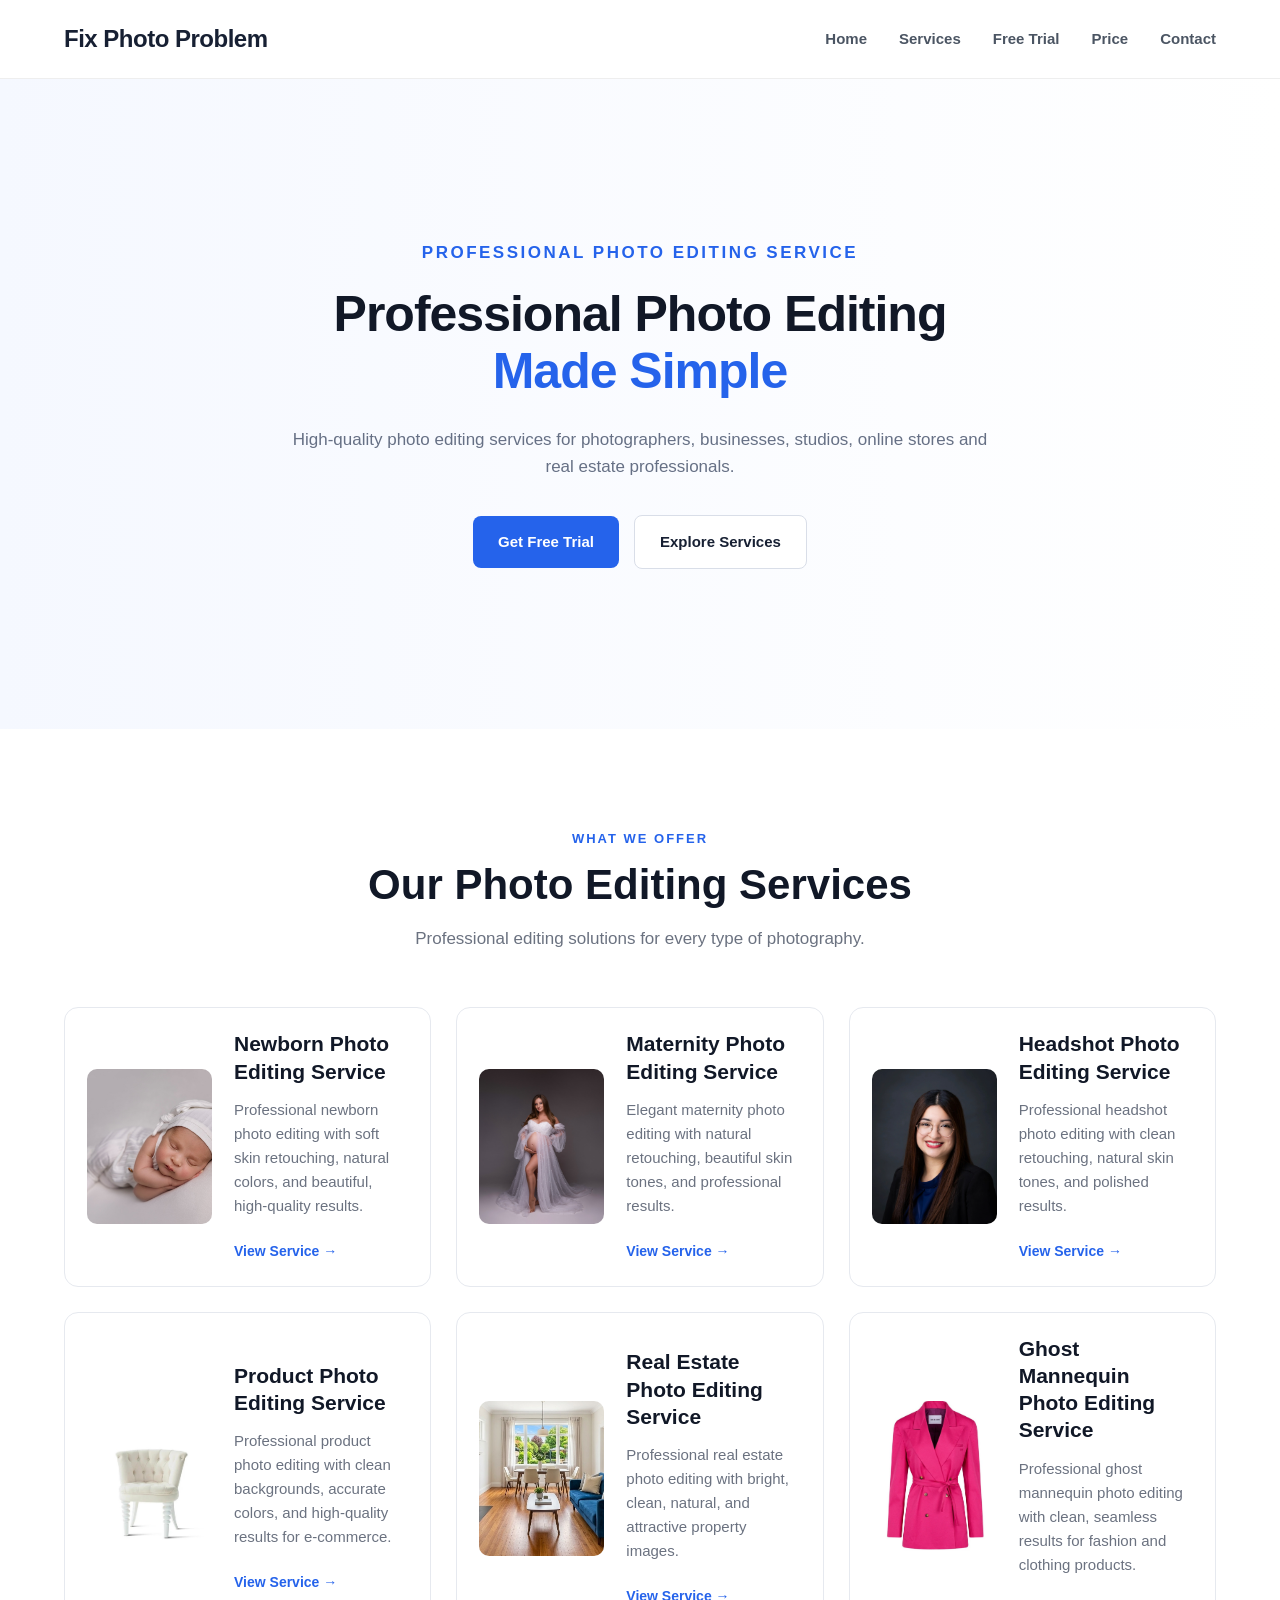
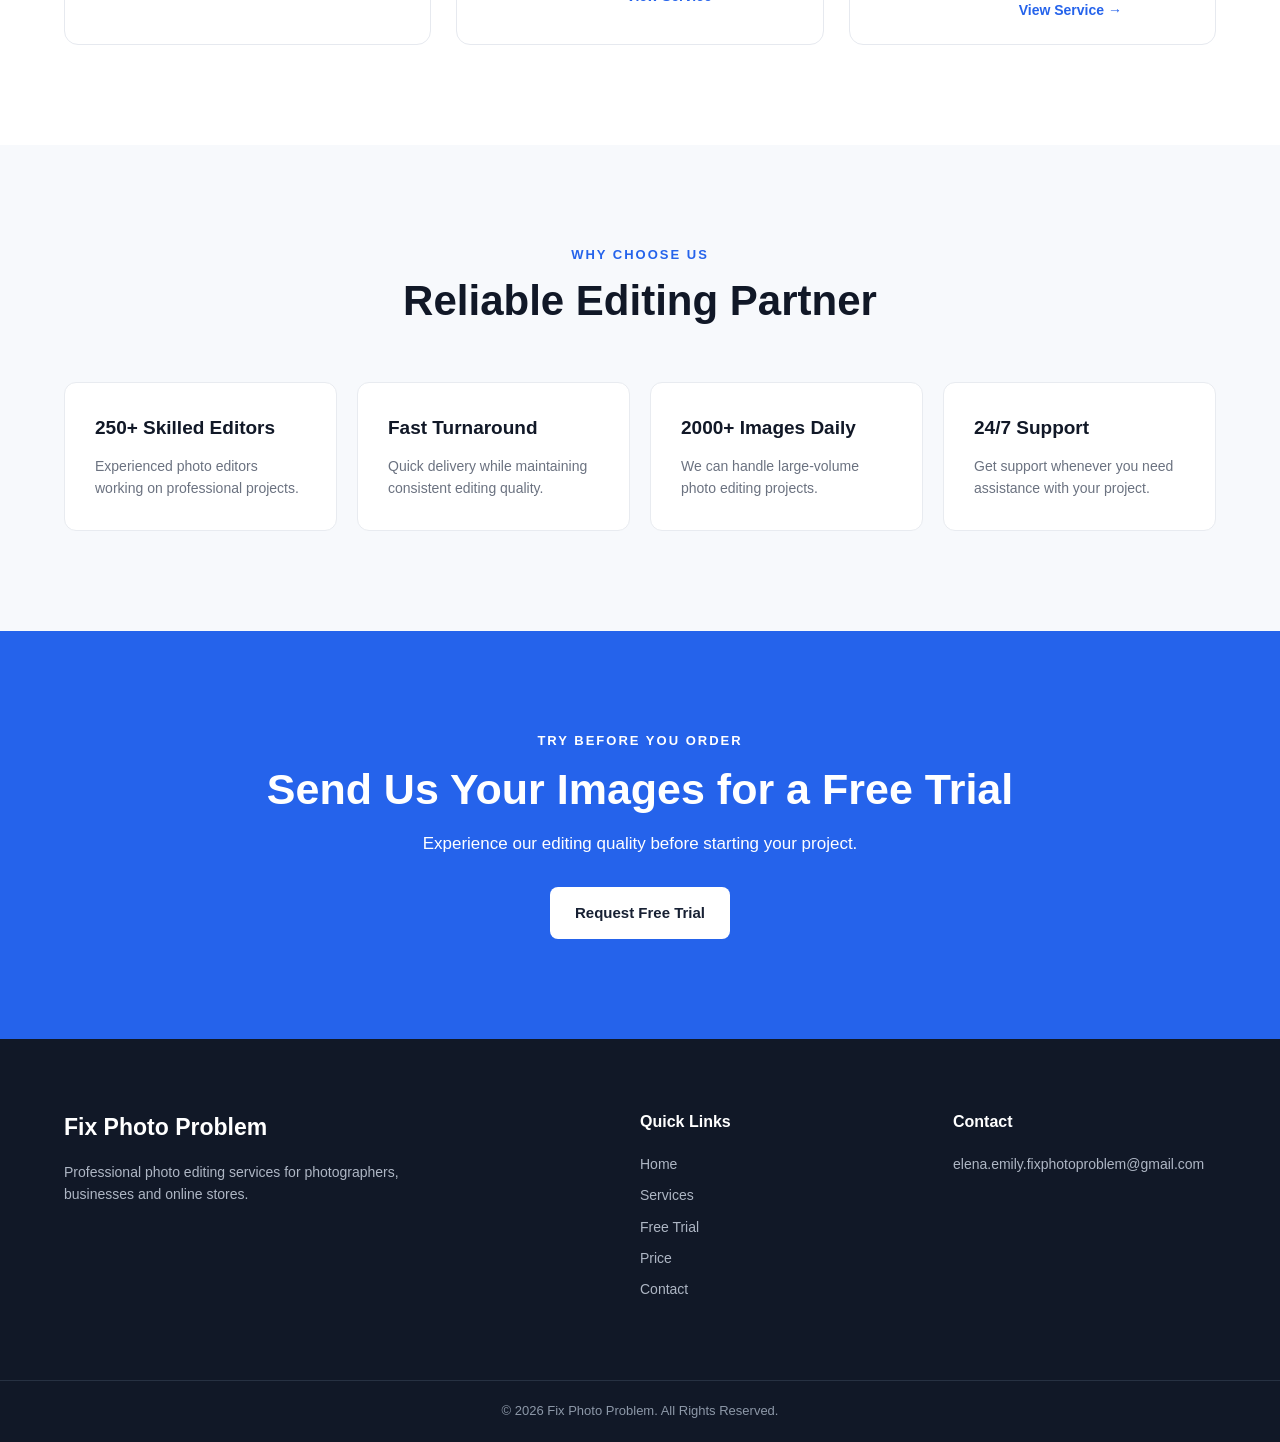
<file: index.html>
<!DOCTYPE html>
<html lang="en">

<head>

    <meta charset="UTF-8">

    <meta name="viewport" content="width=device-width, initial-scale=1.0">

    <title>Professional Photo Editing Services | Fix Photo Problem</title>

    <meta name="description"
        content="Professional photo editing services for newborn, maternity, headshot, product, real estate and ghost mannequin photography. Request a free trial today.">

    <meta name="keywords"
        content="photo editing service, newborn photo editing service, maternity photo editing service, headshot photo editing service, product photo editing service, real estate photo editing service, ghost mannequin photo editing service">

    <link rel="stylesheet" href="css/style.css">

</head>


<body>


<!-- ================================
     HEADER
================================ -->

<header class="header">

    <div class="container nav-container">

        <a href="index.html" class="logo">
            Fix Photo Problem
        </a>


        <nav class="navbar">

            <a href="index.html">Home</a>

            <a href="services.html">Services</a>

            <a href="free-trial.html">Free Trial</a>

            <a href="price.html">Price</a>

            <a href="contact.html">Contact</a>

        </nav>

    </div>

</header>



<!-- ================================
     HERO
================================ -->

<section class="hero">

    <div class="container hero-content">

        <div class="hero-text">

            <p class="small-title">
                PROFESSIONAL PHOTO EDITING SERVICE
            </p>

            <h1>
                Professional Photo Editing
                <span>Made Simple</span>
            </h1>

            <p>
                High-quality photo editing services for photographers,
                businesses, studios, online stores and real estate professionals.
            </p>


            <div class="hero-buttons">

                <a href="free-trial.html" class="btn primary-btn">
                    Get Free Trial
                </a>

                <a href="services.html" class="btn secondary-btn">
                    Explore Services
                </a>

            </div>

        </div>

    </div>

</section>



<!-- ================================
     SERVICES
================================ -->

<section class="services-section">

    <div class="container">


        <div class="section-heading">

            <p>
                WHAT WE OFFER
            </p>

            <h2>
                Our Photo Editing Services
            </h2>

            <span>
                Professional editing solutions for every type of photography.
            </span>

        </div>



        <div class="service-grid">



            <!-- ================================
                 01 NEWBORN
            ================================= -->

            <div class="service-card">

                <div class="service-image">

                    <img
                        src="images/newborn-service.jpg"
                        alt="Newborn Photo Editing Service"
                    >

                </div>


                <div class="service-info">

                    <div class="service-number">
                        01
                    </div>

                    <h3>
                        Newborn Photo Editing Service
                    </h3>

                    <p>
                        Professional newborn photo editing with soft skin
                        retouching, natural colors, and beautiful,
                        high-quality results.
                    </p>

                    <a
                        href="newborn-photo-editing-service.html"
                        class="service-link"
                    >
                        View Service →
                    </a>

                </div>

            </div>



            <!-- ================================
                 02 MATERNITY
            ================================= -->

            <div class="service-card">

                <div class="service-image">

                    <img
                        src="images/maternity-service.jpg"
                        alt="Maternity Photo Editing Service"
                    >

                </div>


                <div class="service-info">

                    <div class="service-number">
                        02
                    </div>

                    <h3>
                        Maternity Photo Editing Service
                    </h3>

                    <p>
                        Elegant maternity photo editing with natural
                        retouching, beautiful skin tones, and professional results.
                    </p>

                    <a
                        href="maternity-photo-editing-service.html"
                        class="service-link"
                    >
                        View Service →
                    </a>

                </div>

            </div>



            <!-- ================================
                 03 HEADSHOT
            ================================= -->

            <div class="service-card">

                <div class="service-image">

                    <img
                        src="images/headshot-service.jpg"
                        alt="Headshot Photo Editing Service"
                    >

                </div>


                <div class="service-info">

                    <div class="service-number">
                        03
                    </div>

                    <h3>
                        Headshot Photo Editing Service
                    </h3>

                    <p>
                        Professional headshot photo editing with clean
                        retouching, natural skin tones, and polished results.
                    </p>

                    <a
                        href="headshot-photo-editing-service.html"
                        class="service-link"
                    >
                        View Service →
                    </a>

                </div>

            </div>



            <!-- ================================
                 04 PRODUCT
            ================================= -->

            <div class="service-card">

                <div class="service-image">

                    <img
                        src="images/product-service.jpg"
                        alt="Product Photo Editing Service"
                    >

                </div>


                <div class="service-info">

                    <div class="service-number">
                        04
                    </div>

                    <h3>
                        Product Photo Editing Service
                    </h3>

                    <p>
                        Professional product photo editing with clean
                        backgrounds, accurate colors, and high-quality
                        results for e-commerce.
                    </p>

                    <a
                        href="product-photo-editing-service.html"
                        class="service-link"
                    >
                        View Service →
                    </a>

                </div>

            </div>



            <!-- ================================
                 05 REAL ESTATE
            ================================= -->

            <div class="service-card">

                <div class="service-image">

                    <img
                        src="images/real-estate-service.jpg"
                        alt="Real Estate Photo Editing Service"
                    >

                </div>


                <div class="service-info">

                    <div class="service-number">
                        05
                    </div>

                    <h3>
                        Real Estate Photo Editing Service
                    </h3>

                    <p>
                        Professional real estate photo editing with bright,
                        clean, natural, and attractive property images.
                    </p>

                    <a
                        href="real-estate-photo-editing-service.html"
                        class="service-link"
                    >
                        View Service →
                    </a>

                </div>

            </div>



            <!-- ================================
                 06 GHOST MANNEQUIN
            ================================= -->

            <div class="service-card">

                <div class="service-image">

                    <img
                        src="images/ghost-mannequin-service.jpg"
                        alt="Ghost Mannequin Photo Editing Service"
                    >

                </div>


                <div class="service-info">

                    <div class="service-number">
                        06
                    </div>

                    <h3>
                        Ghost Mannequin Photo Editing Service
                    </h3>

                    <p>
                        Professional ghost mannequin photo editing with
                        clean, seamless results for fashion and clothing products.
                    </p>

                    <a
                        href="ghost-mannequin-photo-editing-service.html"
                        class="service-link"
                    >
                        View Service →
                    </a>

                </div>

            </div>


        </div>

    </div>

</section>



<!-- ================================
     WHY CHOOSE US
================================ -->

<section class="why-section">

    <div class="container">

        <div class="section-heading">

            <p>
                WHY CHOOSE US
            </p>

            <h2>
                Reliable Editing Partner
            </h2>

        </div>


        <div class="features-grid">


            <div class="feature">

                <h3>
                    250+ Skilled Editors
                </h3>

                <p>
                    Experienced photo editors working on professional projects.
                </p>

            </div>


            <div class="feature">

                <h3>
                    Fast Turnaround
                </h3>

                <p>
                    Quick delivery while maintaining consistent editing quality.
                </p>

            </div>


            <div class="feature">

                <h3>
                    2000+ Images Daily
                </h3>

                <p>
                    We can handle large-volume photo editing projects.
                </p>

            </div>


            <div class="feature">

                <h3>
                    24/7 Support
                </h3>

                <p>
                    Get support whenever you need assistance with your project.
                </p>

            </div>


        </div>

    </div>

</section>



<!-- ================================
     FREE TRIAL CTA
================================ -->

<section class="trial-section">

    <div class="container trial-content">

        <p>
            TRY BEFORE YOU ORDER
        </p>

        <h2>
            Send Us Your Images for a Free Trial
        </h2>

        <span>
            Experience our editing quality before starting your project.
        </span>

        <a
            href="free-trial.html"
            class="btn white-btn"
        >
            Request Free Trial
        </a>

    </div>

</section>



<!-- ================================
     FOOTER
================================ -->

<footer class="footer">

    <div class="container footer-content">


        <div>

            <h3>
                Fix Photo Problem
            </h3>

            <p>
                Professional photo editing services for photographers,
                businesses and online stores.
            </p>

        </div>


        <div>

            <h4>
                Quick Links
            </h4>

            <a href="index.html">
                Home
            </a>

            <a href="services.html">
                Services
            </a>

            <a href="free-trial.html">
                Free Trial
            </a>

            <a href="price.html">
                Price
            </a>

            <a href="contact.html">
                Contact
            </a>

        </div>


        <div>

            <h4>
                Contact
            </h4>

            <p>
                elena.emily.fixphotoproblem@gmail.com
            </p>

        </div>


    </div>


    <div class="copyright">

        © 2026 Fix Photo Problem.
        All Rights Reserved.

    </div>

</footer>


</body>

</html>
</file>
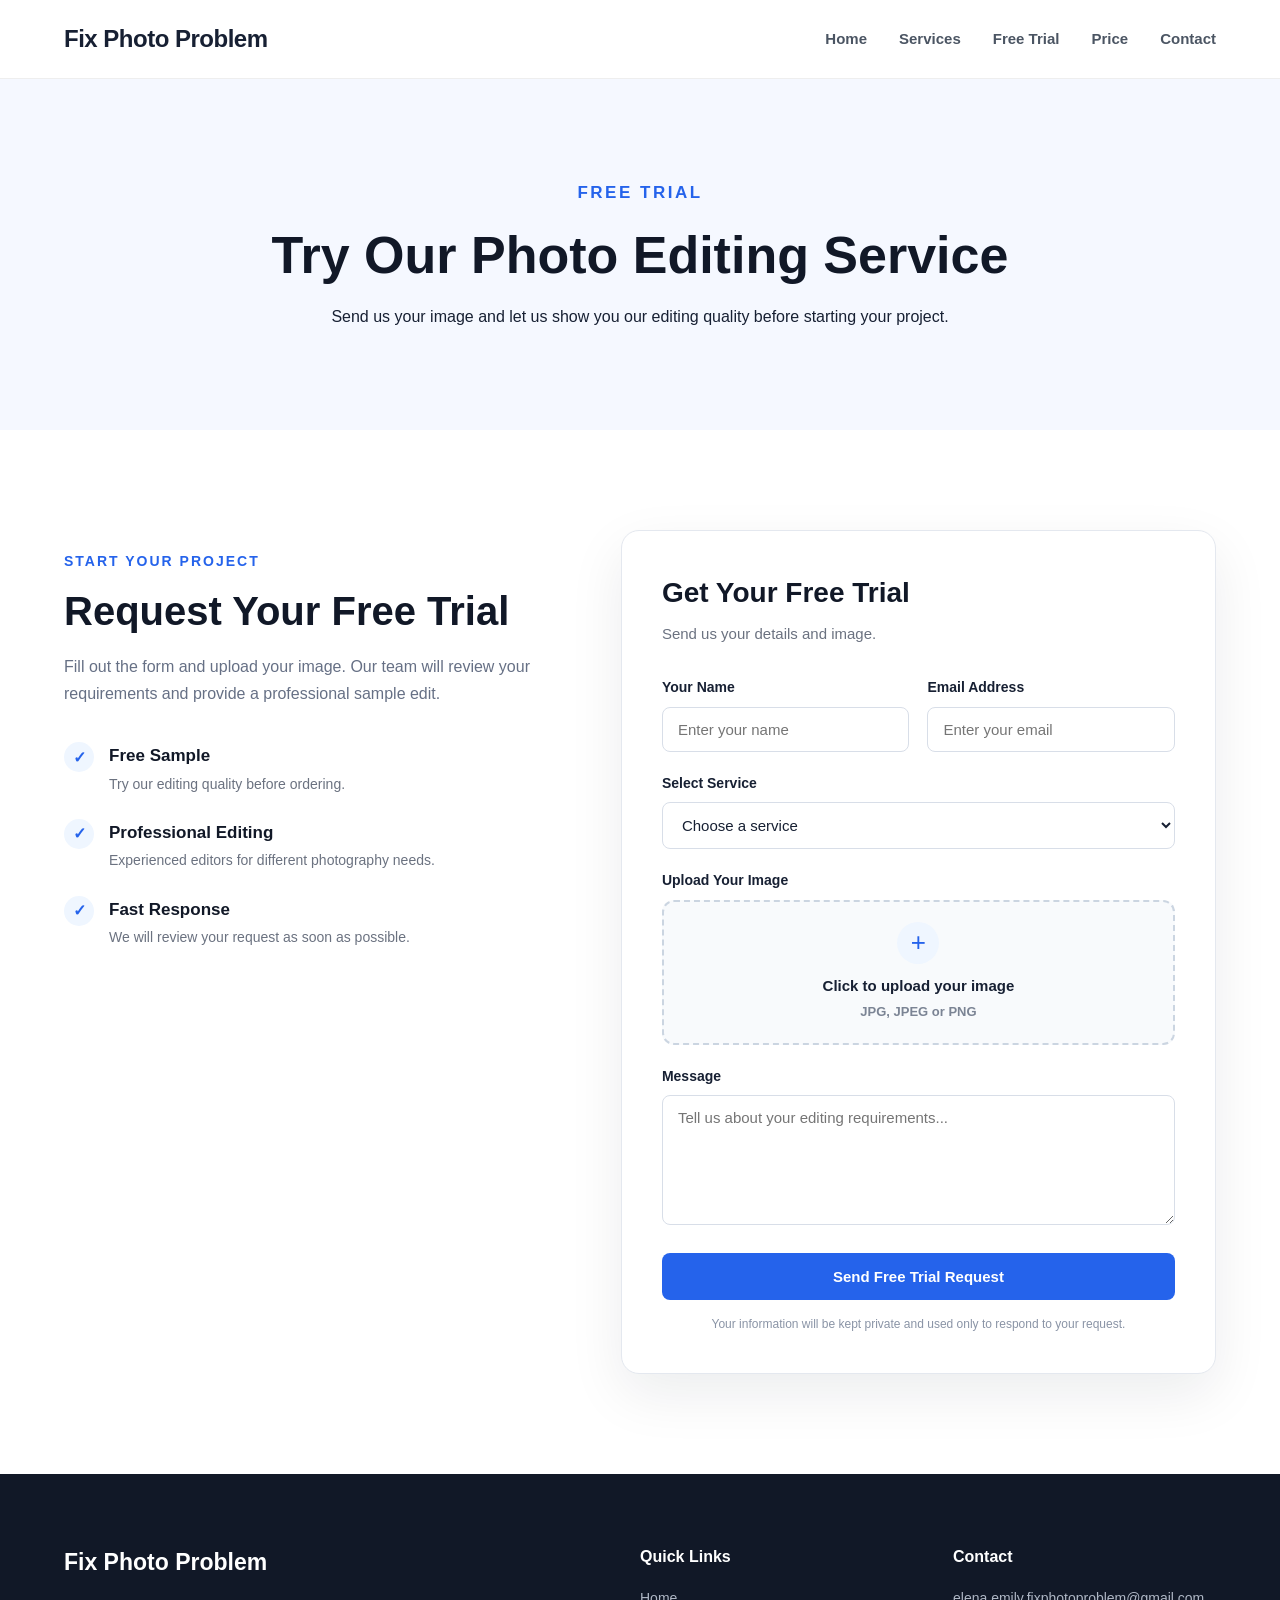
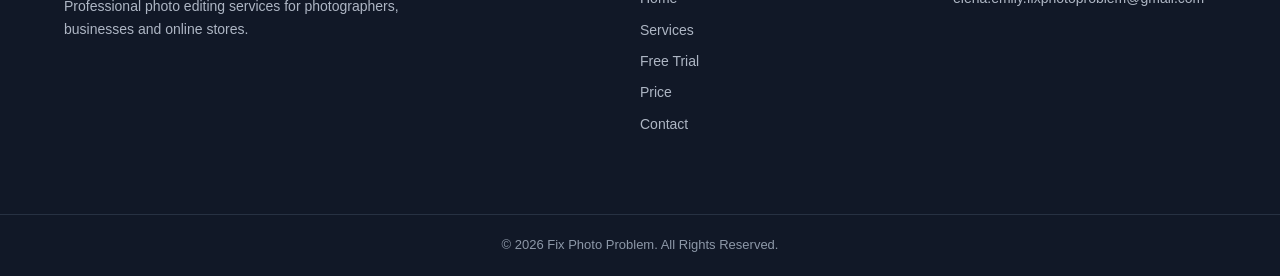
<file: free-trial.html>
<!DOCTYPE html>
<html lang="en">

<head>
    <meta charset="UTF-8">
    <meta name="viewport" content="width=device-width, initial-scale=1.0">

    <title>Free Trial | Fix Photo Problem</title>

    <link rel="stylesheet" href="css/style.css">
</head>

<body>

<header class="header">

    <div class="container nav-container">

        <a href="index.html" class="logo">
            Fix Photo Problem
        </a>

        <nav class="navbar">

            <a href="index.html">Home</a>
            <a href="services.html">Services</a>
            <a href="free-trial.html">Free Trial</a>
            <a href="price.html">Price</a>
            <a href="contact.html">Contact</a>

        </nav>

    </div>

</header>


<!-- PAGE HERO -->

<section class="page-hero">

    <div class="container">

        <p class="small-title">
            FREE TRIAL
        </p>

        <h1>
            Try Our Photo Editing Service
        </h1>

        <p>
            Send us your image and let us show you our editing quality
            before starting your project.
        </p>

    </div>

</section>


<!-- FREE TRIAL -->

<section class="free-trial-section">

    <div class="container">

        <div class="free-trial-wrapper">


            <!-- LEFT SIDE -->

            <div class="trial-info">

                <p class="trial-label">
                    START YOUR PROJECT
                </p>

                <h2>
                    Request Your Free Trial
                </h2>

                <p class="trial-description">
                    Fill out the form and upload your image.
                    Our team will review your requirements and
                    provide a professional sample edit.
                </p>


                <div class="trial-benefit">

                    <div class="benefit-item">

                        <div class="benefit-icon">
                            ✓
                        </div>

                        <div>
                            <h3>Free Sample</h3>

                            <p>
                                Try our editing quality before ordering.
                            </p>
                        </div>

                    </div>


                    <div class="benefit-item">

                        <div class="benefit-icon">
                            ✓
                        </div>

                        <div>
                            <h3>Professional Editing</h3>

                            <p>
                                Experienced editors for different
                                photography needs.
                            </p>
                        </div>

                    </div>


                    <div class="benefit-item">

                        <div class="benefit-icon">
                            ✓
                        </div>

                        <div>
                            <h3>Fast Response</h3>

                            <p>
                                We will review your request as soon
                                as possible.
                            </p>
                        </div>

                    </div>

                </div>

            </div>


            <!-- FORM -->

            <div class="trial-form-card">

                <div class="form-header">

                    <h2>
                        Get Your Free Trial
                    </h2>

                    <p>
                        Send us your details and image.
                    </p>

                </div>


                <form
                    action="https://formsubmit.co/elena.emily.fixphotoproblem@gmail.com"
                    method="POST"
                    enctype="multipart/form-data"
                >

                    <!-- FORM SETTINGS -->

                    <input
                        type="hidden"
                        name="_subject"
                        value="New Free Trial Request - Fix Photo Problem"
                    >

                    <input
                        type="hidden"
                        name="_template"
                        value="table"
                    >


                    <div class="form-row">

                        <div class="form-group">

                            <label for="name">
                                Your Name
                            </label>

                            <input
                                type="text"
                                id="name"
                                name="name"
                                placeholder="Enter your name"
                                required
                            >

                        </div>


                        <div class="form-group">

                            <label for="email">
                                Email Address
                            </label>

                            <input
                                type="email"
                                id="email"
                                name="email"
                                placeholder="Enter your email"
                                required
                            >

                        </div>

                    </div>


                    <div class="form-group">

                        <label for="service">
                            Select Service
                        </label>

                        <select
                            id="service"
                            name="service"
                            required
                        >

                            <option value="">
                                Choose a service
                            </option>

                            <option value="Newborn Photo Editing Service">
                                Newborn Photo Editing Service
                            </option>

                            <option value="Maternity Photo Editing Service">
                                Maternity Photo Editing Service
                            </option>

                            <option value="Headshot Photo Editing Service">
                                Headshot Photo Editing Service
                            </option>

                            <option value="Product Photo Editing Service">
                                Product Photo Editing Service
                            </option>

                            <option value="Real Estate Photo Editing Service">
                                Real Estate Photo Editing Service
                            </option>

                            <option value="Ghost Mannequin Photo Editing Service">
                                Ghost Mannequin Photo Editing Service
                            </option>

                        </select>

                    </div>


                    <!-- IMAGE UPLOAD -->

                    <div class="form-group">

                        <label>
                            Upload Your Image
                        </label>

                        <div class="upload-box">

                            <input
                                type="file"
                                id="image"
                                name="attachment"
                                accept=".jpg,.jpeg,.png"
                                required
                            >

                            <label
                                for="image"
                                class="upload-label"
                            >

                                <span class="upload-icon">
                                    +
                                </span>

                                <strong>
                                    Click to upload your image
                                </strong>

                                <small>
                                    JPG, JPEG or PNG
                                </small>

                            </label>

                            <p
                                id="file-name"
                                style="margin-top: 8px; font-size: 13px; color: #2563eb;"
                            ></p>

                        </div>

                    </div>


                    <!-- MESSAGE -->

                    <div class="form-group">

                        <label for="message">
                            Message
                        </label>

                        <textarea
                            id="message"
                            name="message"
                            rows="5"
                            placeholder="Tell us about your editing requirements..."
                        ></textarea>

                    </div>


                    <!-- SUBMIT -->

                    <button
                        type="submit"
                        class="trial-submit-btn"
                    >
                        Send Free Trial Request
                    </button>


                    <p class="form-note">
                        Your information will be kept private and used
                        only to respond to your request.
                    </p>

                </form>

            </div>

        </div>

    </div>

</section>


<!-- FOOTER -->

<footer class="footer">

    <div class="container footer-content">


        <div>

            <h3>
                Fix Photo Problem
            </h3>

            <p>
                Professional photo editing services for photographers,
                businesses and online stores.
            </p>

        </div>


        <div>

            <h4>
                Quick Links
            </h4>

            <a href="index.html">Home</a>
            <a href="services.html">Services</a>
            <a href="free-trial.html">Free Trial</a>
            <a href="price.html">Price</a>
            <a href="contact.html">Contact</a>

        </div>


        <div>

            <h4>
                Contact
            </h4>

            <p>
                elena.emily.fixphotoproblem@gmail.com
            </p>

        </div>

    </div>


    <div class="copyright">

        © 2026 Fix Photo Problem. All Rights Reserved.

    </div>

</footer>


<!-- SHOW SELECTED FILE NAME -->

<script>

document.getElementById("image").addEventListener("change", function () {

    const fileName = document.getElementById("file-name");

    if (this.files.length > 0) {

        fileName.textContent =
            "Selected file: " + this.files[0].name;

    } else {

        fileName.textContent = "";

    }

});

</script>


</body>
</html>
</file>
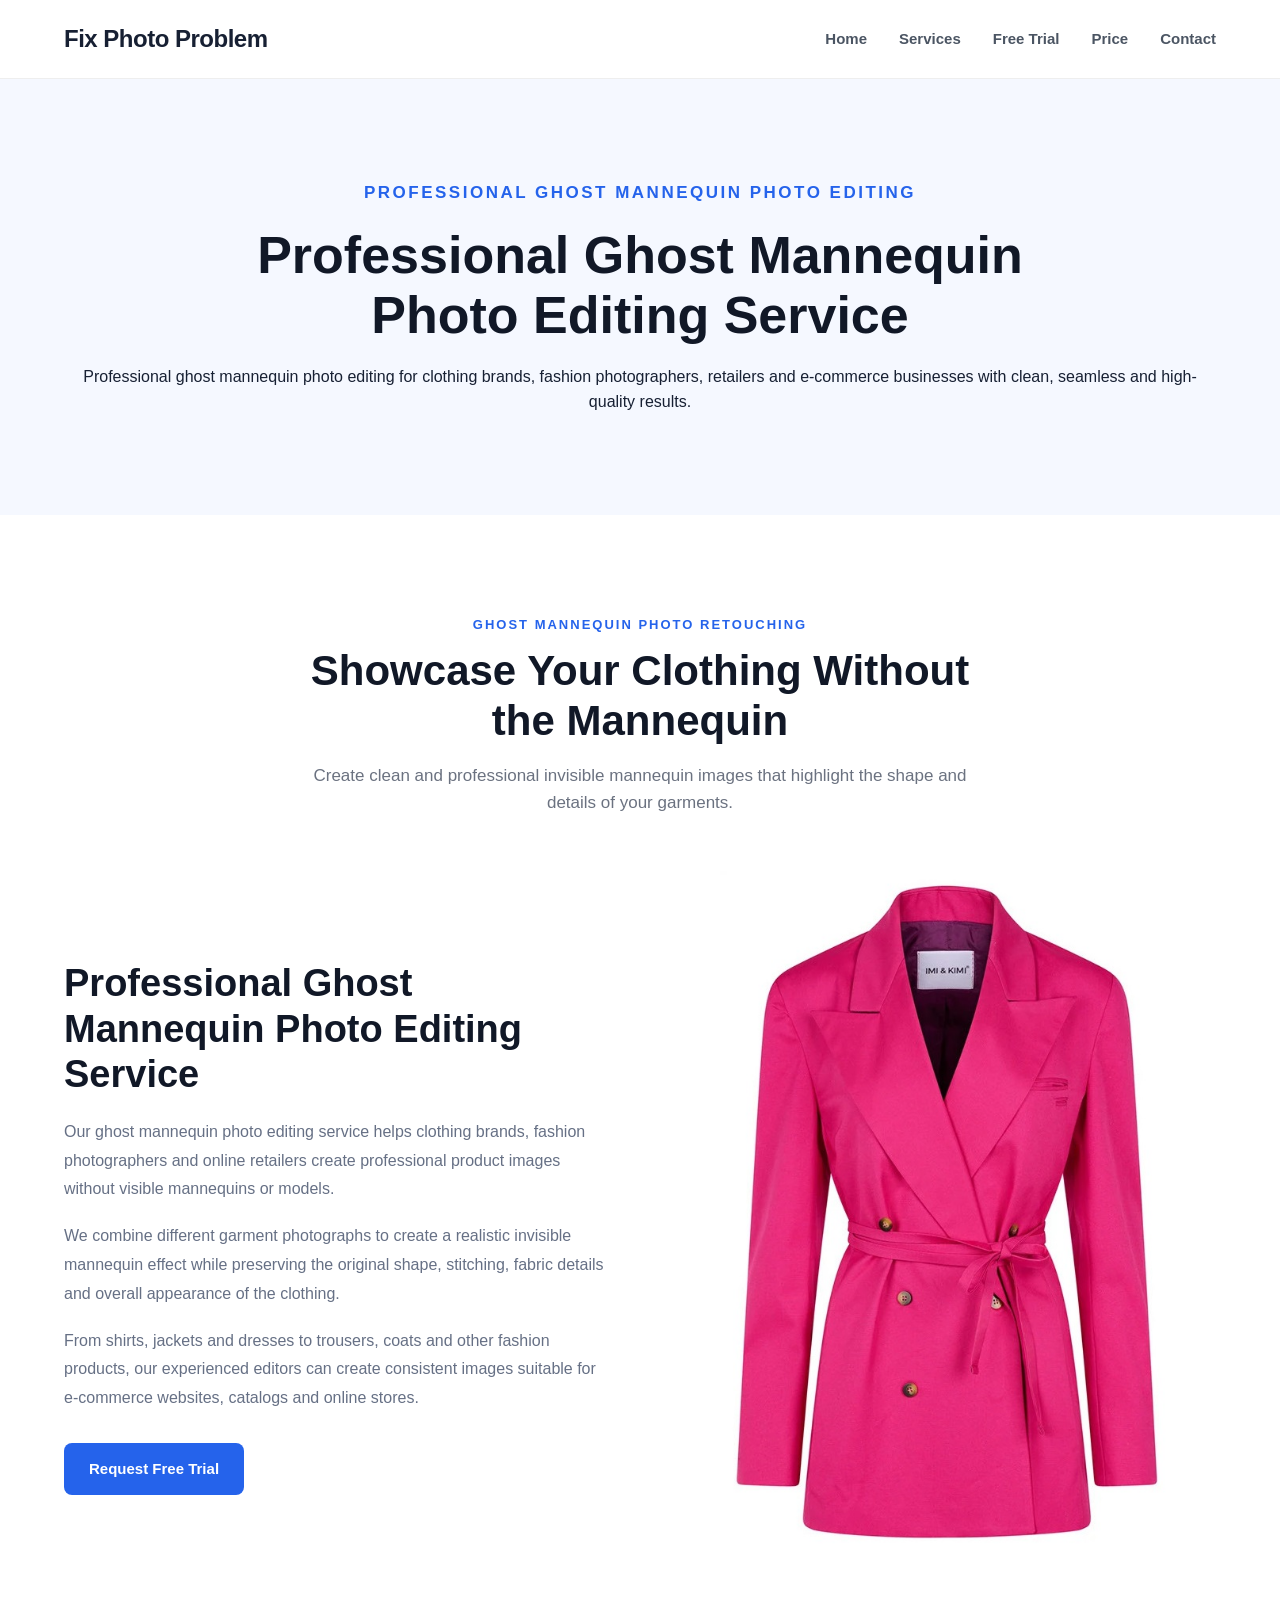
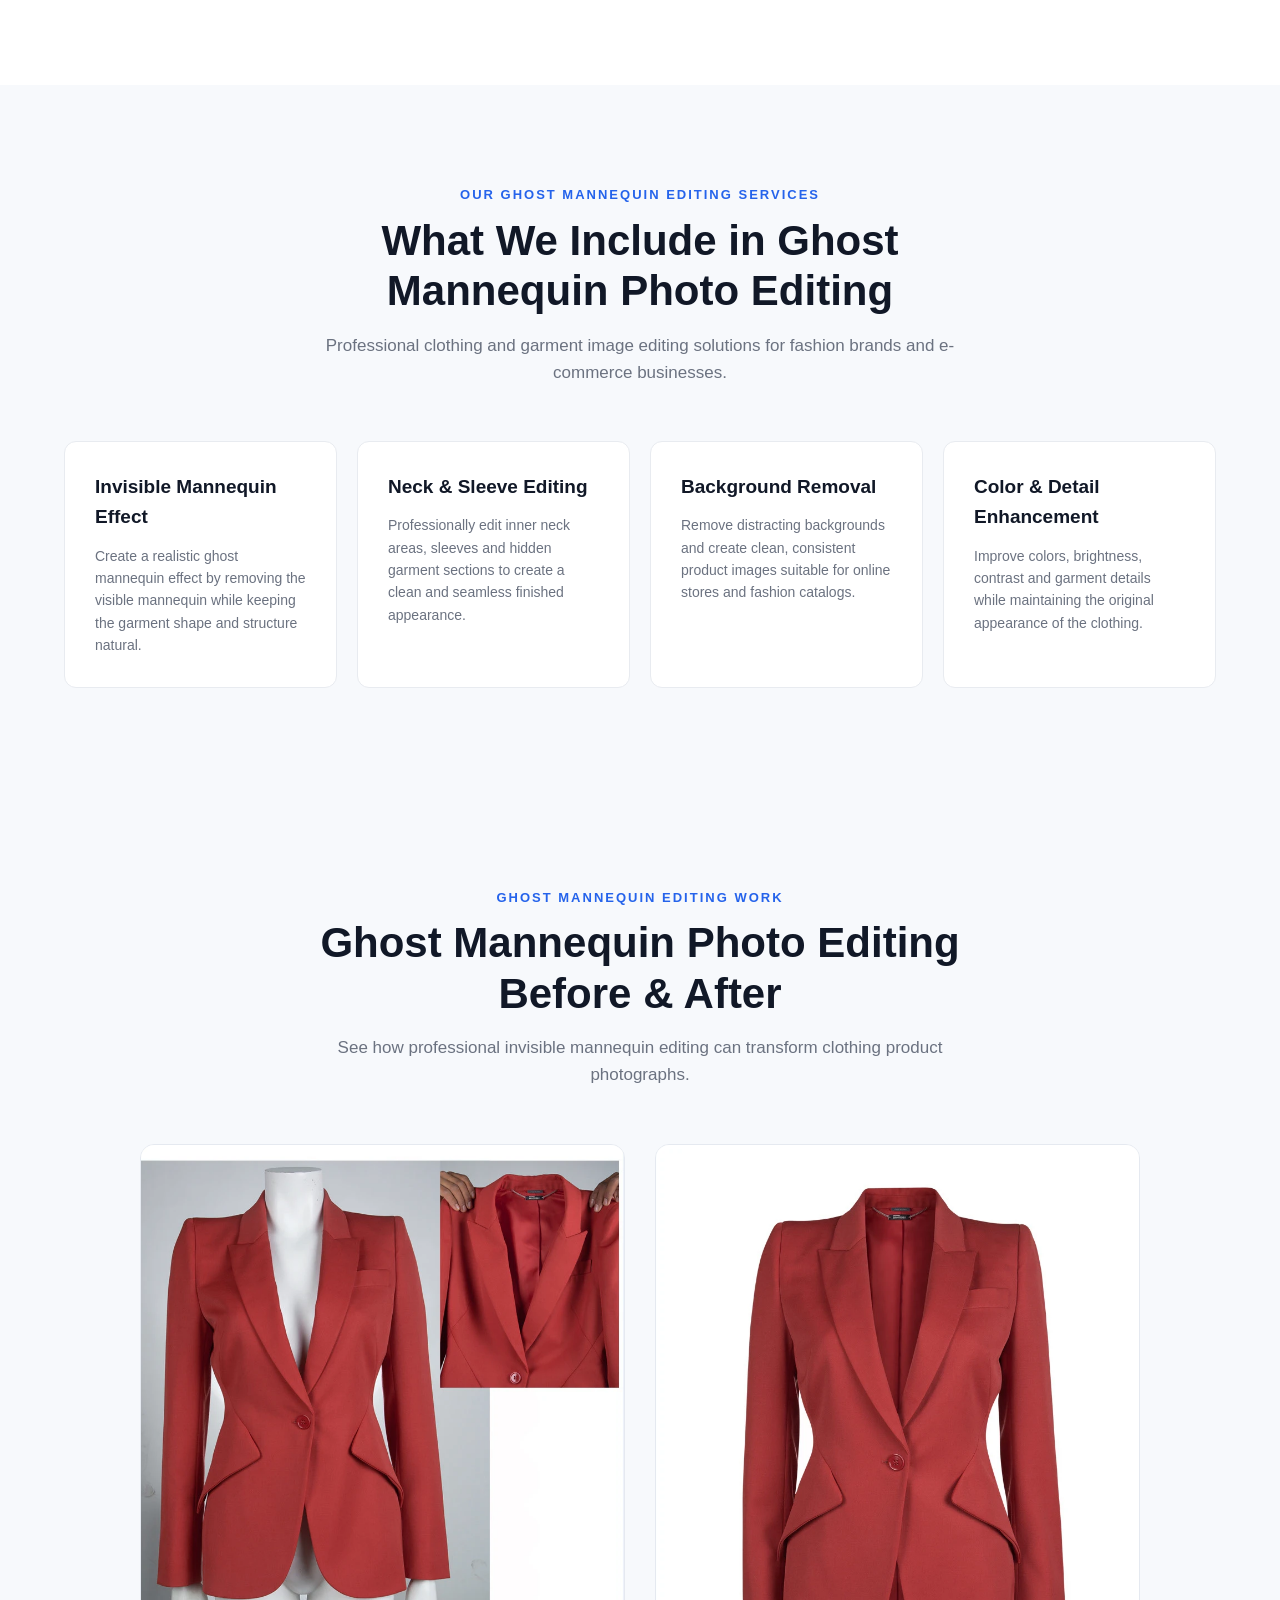
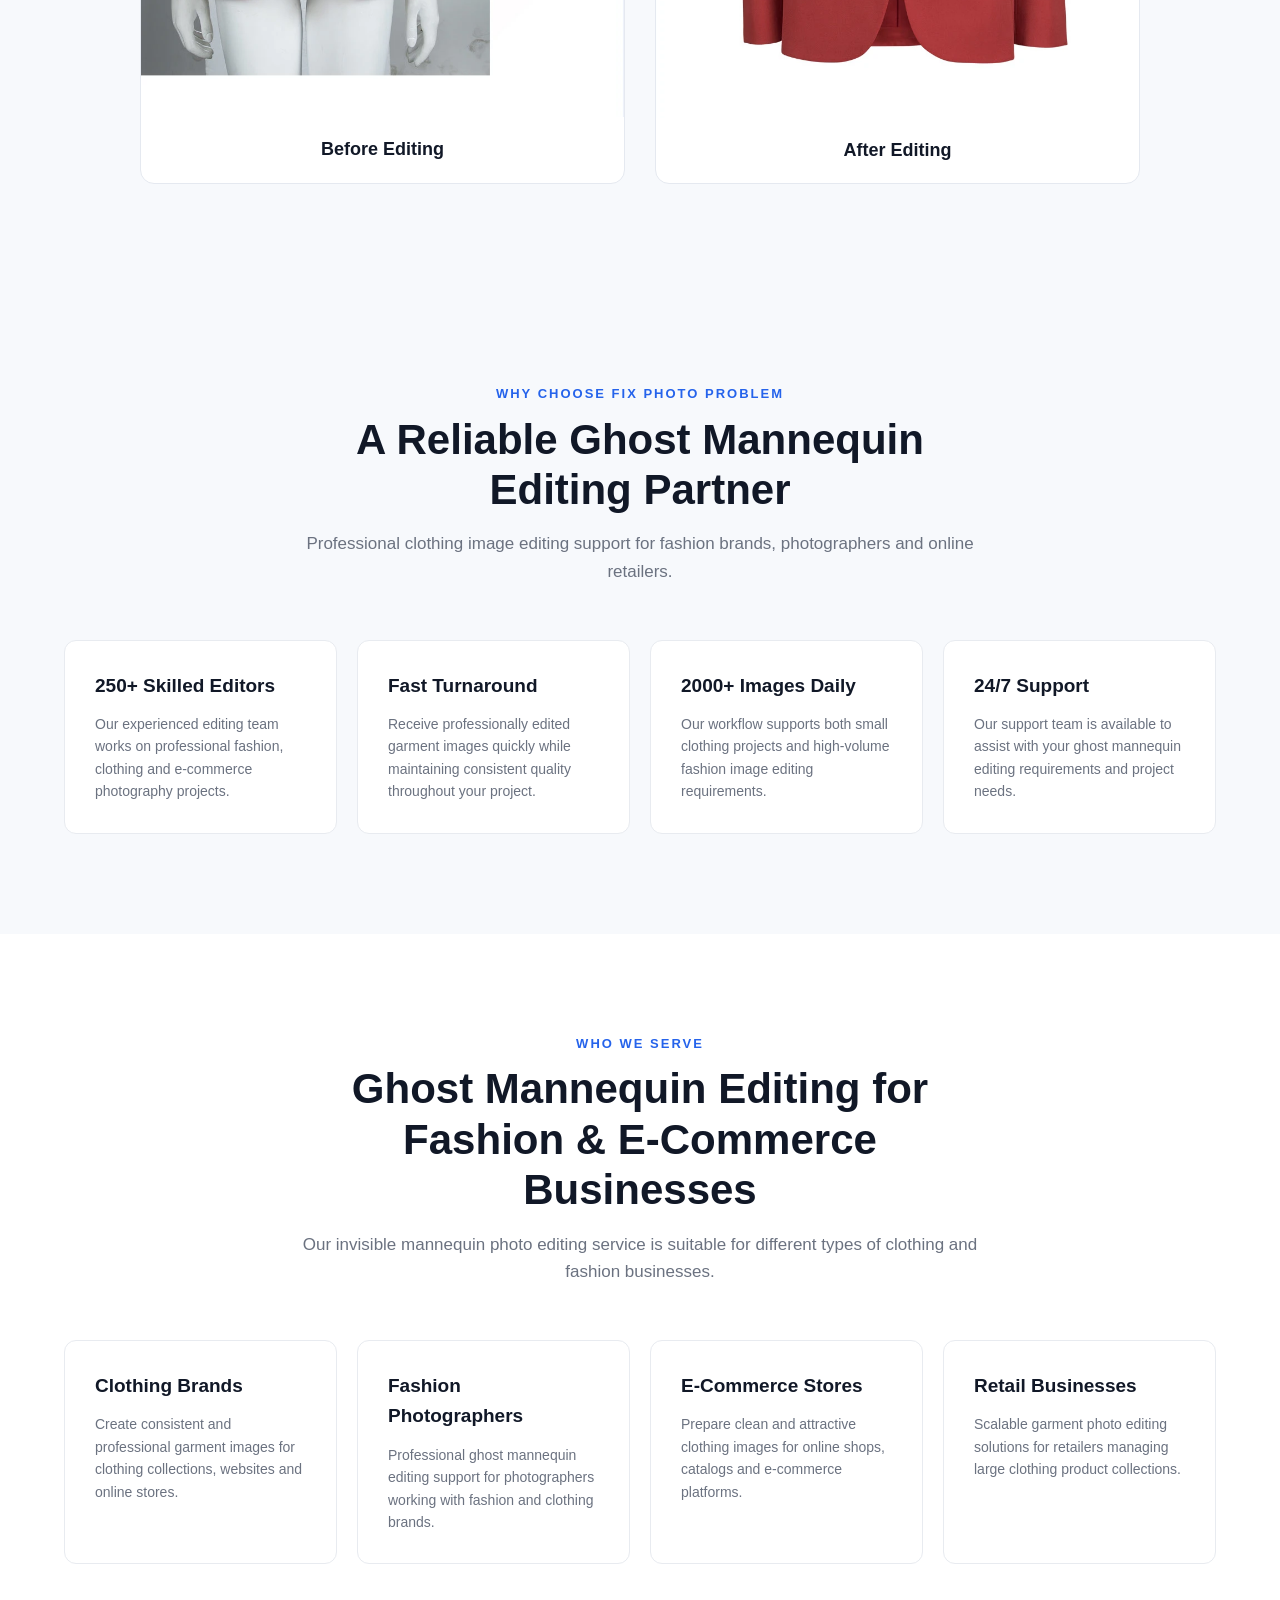
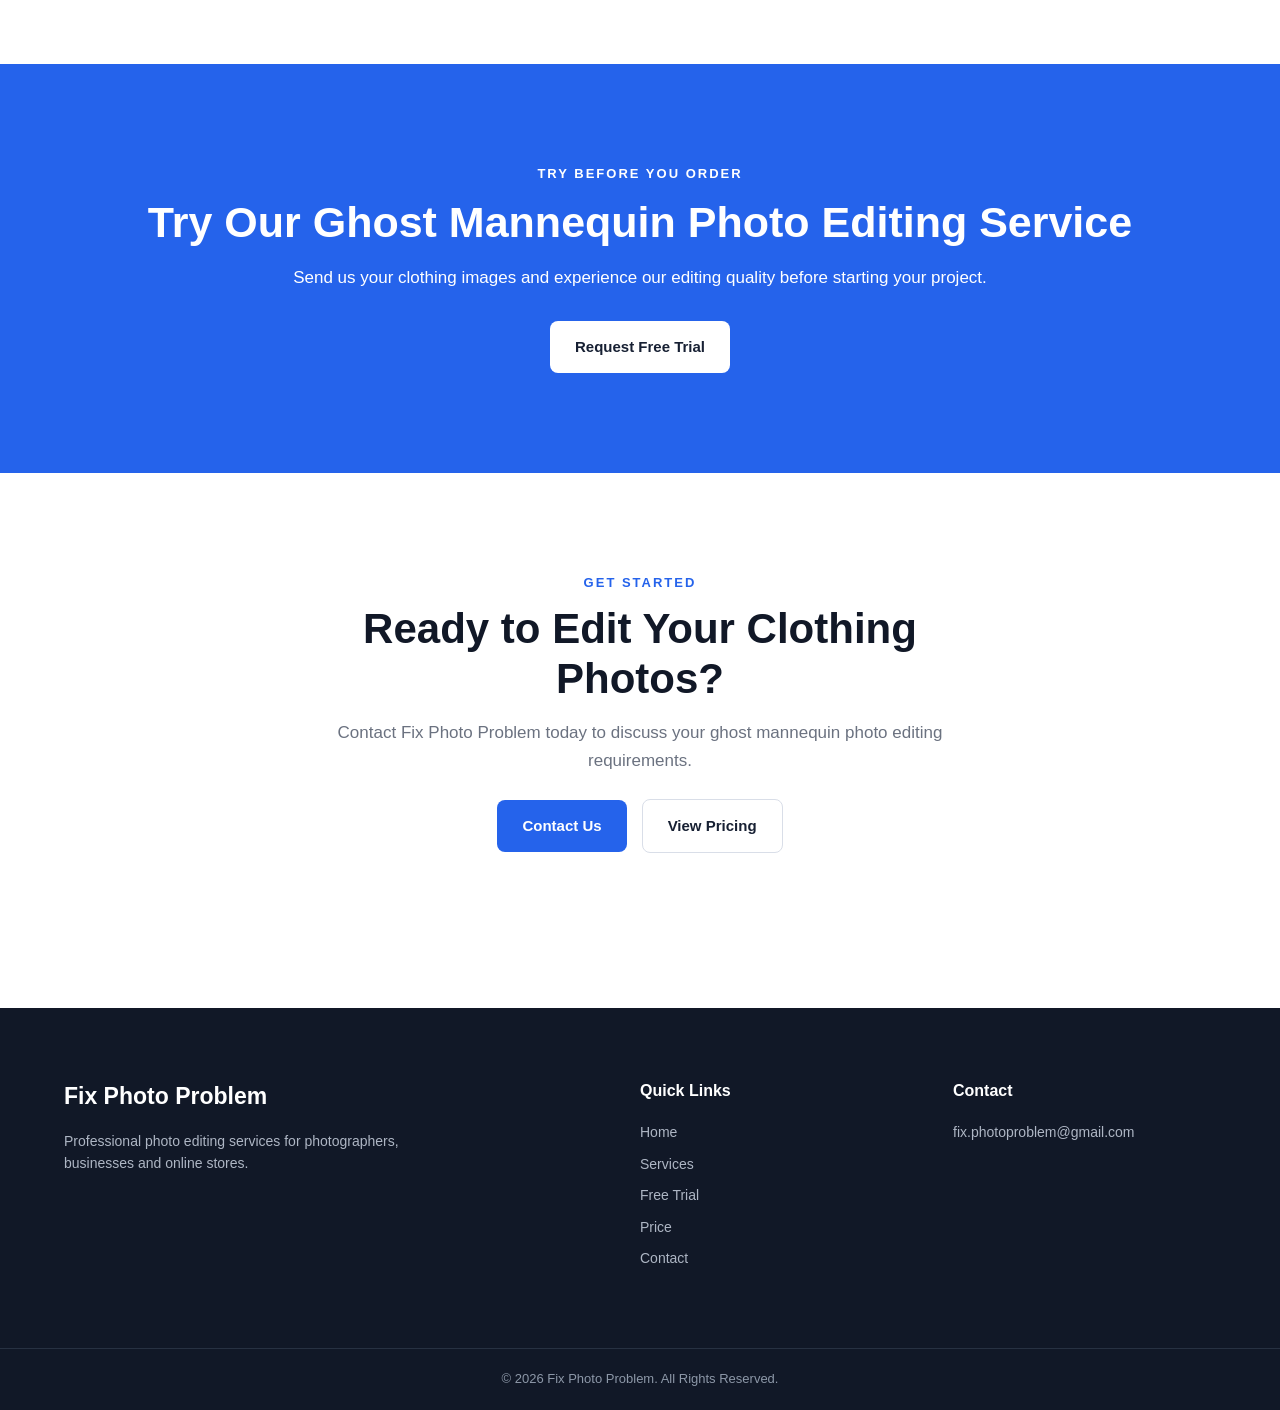
<file: ghost-mannequin-photo-editing-service.html>
<!DOCTYPE html>
<html lang="en">

<head>

    <meta charset="UTF-8">

    <meta name="viewport" content="width=device-width, initial-scale=1.0">

    <title>Ghost Mannequin Photo Editing Service | Professional Clothing Photo Editing</title>

    <meta name="description"
        content="Professional ghost mannequin photo editing service for clothing brands, fashion photographers and e-commerce stores. Invisible mannequin effect, background removal, color correction and professional garment photo editing. Request a free trial.">

    <meta name="keywords"
        content="ghost mannequin photo editing service, ghost mannequin editing, invisible mannequin photo editing, clothing photo editing service, garment photo editing, fashion photo editing, mannequin removal service, e-commerce clothing photo editing">

    <link rel="canonical"
        href="https://fixphotoproblem.github.io/Professional-Photo-Editing-Service/ghost-mannequin-photo-editing-service.html">

    <link rel="stylesheet" href="css/style.css">

</head>


<body>


<!-- ================================
     HEADER
================================ -->

<header class="header">

    <div class="container nav-container">

        <a href="index.html" class="logo">
            Fix Photo Problem
        </a>


        <nav class="navbar">

            <a href="index.html">Home</a>

            <a href="services.html">Services</a>

            <a href="free-trial.html">Free Trial</a>

            <a href="price.html">Price</a>

            <a href="contact.html">Contact</a>

        </nav>

    </div>

</header>



<!-- ================================
     PAGE HERO
================================ -->

<section class="page-hero">

    <div class="container">

        <p class="small-title">
            PROFESSIONAL GHOST MANNEQUIN PHOTO EDITING
        </p>

        <h1>
            Professional Ghost Mannequin Photo Editing Service
        </h1>

        <p>
            Professional ghost mannequin photo editing for clothing
            brands, fashion photographers, retailers and e-commerce
            businesses with clean, seamless and high-quality results.
        </p>

    </div>

</section>



<!-- ================================
     SERVICE INTRODUCTION
================================ -->

<section class="services-section">

    <div class="container">

        <div class="section-heading">

            <p>
                GHOST MANNEQUIN PHOTO RETOUCHING
            </p>

            <h2>
                Showcase Your Clothing Without the Mannequin
            </h2>

            <span>
                Create clean and professional invisible mannequin
                images that highlight the shape and details of your garments.
            </span>

        </div>


        <div class="service-detail-grid">


            <div class="service-detail-content">

                <h2>
                    Professional Ghost Mannequin Photo Editing Service
                </h2>

                <p>
                    Our ghost mannequin photo editing service helps
                    clothing brands, fashion photographers and online
                    retailers create professional product images without
                    visible mannequins or models.
                </p>

                <p>
                    We combine different garment photographs to create
                    a realistic invisible mannequin effect while preserving
                    the original shape, stitching, fabric details and
                    overall appearance of the clothing.
                </p>

                <p>
                    From shirts, jackets and dresses to trousers, coats
                    and other fashion products, our experienced editors
                    can create consistent images suitable for e-commerce
                    websites, catalogs and online stores.
                </p>

                <a href="free-trial.html" class="btn primary-btn">
                    Request Free Trial
                </a>

            </div>


            <div class="service-detail-image">

                <img
                    src="images/ghost-mannequin-service.jpg"
                    alt="Professional ghost mannequin photo editing service for clothing"
                    loading="lazy"
                >

            </div>


        </div>

    </div>

</section>



<!-- ================================
     WHAT WE EDIT
================================ -->

<section class="why-section">

    <div class="container">

        <div class="section-heading">

            <p>
                OUR GHOST MANNEQUIN EDITING SERVICES
            </p>

            <h2>
                What We Include in Ghost Mannequin Photo Editing
            </h2>

            <span>
                Professional clothing and garment image editing
                solutions for fashion brands and e-commerce businesses.
            </span>

        </div>


        <div class="features-grid">


            <div class="feature">

                <h3>
                    Invisible Mannequin Effect
                </h3>

                <p>
                    Create a realistic ghost mannequin effect by removing
                    the visible mannequin while keeping the garment shape
                    and structure natural.
                </p>

            </div>


            <div class="feature">

                <h3>
                    Neck & Sleeve Editing
                </h3>

                <p>
                    Professionally edit inner neck areas, sleeves and
                    hidden garment sections to create a clean and
                    seamless finished appearance.
                </p>

            </div>


            <div class="feature">

                <h3>
                    Background Removal
                </h3>

                <p>
                    Remove distracting backgrounds and create clean,
                    consistent product images suitable for online stores
                    and fashion catalogs.
                </p>

            </div>


            <div class="feature">

                <h3>
                    Color & Detail Enhancement
                </h3>

                <p>
                    Improve colors, brightness, contrast and garment
                    details while maintaining the original appearance
                    of the clothing.
                </p>

            </div>


        </div>

    </div>

</section>



<!-- ================================
     BEFORE AFTER
================================ -->

<section class="before-after-section">

    <div class="container">

        <div class="section-heading">

            <p>
                GHOST MANNEQUIN EDITING WORK
            </p>

            <h2>
                Ghost Mannequin Photo Editing Before & After
            </h2>

            <span>
                See how professional invisible mannequin editing can
                transform clothing product photographs.
            </span>

        </div>


        <div class="before-after-grid">


            <div class="before-after-card">

                <div class="before-after-image">

                    <img
                        src="images/ghost-mannequin-before.jpg"
                        alt="Clothing photograph before ghost mannequin editing"
                        loading="lazy"
                    >

                </div>

                <h3>
                    Before Editing
                </h3>

            </div>


            <div class="before-after-card">

                <div class="before-after-image">

                    <img
                        src="images/ghost-mannequin-after.jpg"
                        alt="Clothing photograph after ghost mannequin photo editing"
                        loading="lazy"
                    >

                </div>

                <h3>
                    After Editing
                </h3>

            </div>


        </div>

    </div>

</section>



<!-- ================================
     WHY CHOOSE US
================================ -->

<section class="why-section">

    <div class="container">

        <div class="section-heading">

            <p>
                WHY CHOOSE FIX PHOTO PROBLEM
            </p>

            <h2>
                A Reliable Ghost Mannequin Editing Partner
            </h2>

            <span>
                Professional clothing image editing support for
                fashion brands, photographers and online retailers.
            </span>

        </div>


        <div class="features-grid">


            <div class="feature">

                <h3>
                    250+ Skilled Editors
                </h3>

                <p>
                    Our experienced editing team works on professional
                    fashion, clothing and e-commerce photography projects.
                </p>

            </div>


            <div class="feature">

                <h3>
                    Fast Turnaround
                </h3>

                <p>
                    Receive professionally edited garment images quickly
                    while maintaining consistent quality throughout your project.
                </p>

            </div>


            <div class="feature">

                <h3>
                    2000+ Images Daily
                </h3>

                <p>
                    Our workflow supports both small clothing projects
                    and high-volume fashion image editing requirements.
                </p>

            </div>


            <div class="feature">

                <h3>
                    24/7 Support
                </h3>

                <p>
                    Our support team is available to assist with your
                    ghost mannequin editing requirements and project needs.
                </p>

            </div>


        </div>

    </div>

</section>



<!-- ================================
     WHO WE SERVE
================================ -->

<section class="services-section">

    <div class="container">

        <div class="section-heading">

            <p>
                WHO WE SERVE
            </p>

            <h2>
                Ghost Mannequin Editing for Fashion & E-Commerce Businesses
            </h2>

            <span>
                Our invisible mannequin photo editing service is suitable
                for different types of clothing and fashion businesses.
            </span>

        </div>


        <div class="features-grid">


            <div class="feature">

                <h3>
                    Clothing Brands
                </h3>

                <p>
                    Create consistent and professional garment images
                    for clothing collections, websites and online stores.
                </p>

            </div>


            <div class="feature">

                <h3>
                    Fashion Photographers
                </h3>

                <p>
                    Professional ghost mannequin editing support for
                    photographers working with fashion and clothing brands.
                </p>

            </div>


            <div class="feature">

                <h3>
                    E-Commerce Stores
                </h3>

                <p>
                    Prepare clean and attractive clothing images for
                    online shops, catalogs and e-commerce platforms.
                </p>

            </div>


            <div class="feature">

                <h3>
                    Retail Businesses
                </h3>

                <p>
                    Scalable garment photo editing solutions for retailers
                    managing large clothing product collections.
                </p>

            </div>


        </div>

    </div>

</section>



<!-- ================================
     FREE TRIAL
================================ -->

<section class="trial-section">

    <div class="container trial-content">

        <p>
            TRY BEFORE YOU ORDER
        </p>

        <h2>
            Try Our Ghost Mannequin Photo Editing Service
        </h2>

        <span>
            Send us your clothing images and experience our editing
            quality before starting your project.
        </span>

        <a
            href="free-trial.html"
            class="btn white-btn"
        >
            Request Free Trial
        </a>

    </div>

</section>



<!-- ================================
     CONTACT CTA
================================ -->

<section class="services-section">

    <div class="container">

        <div class="section-heading">

            <p>
                GET STARTED
            </p>

            <h2>
                Ready to Edit Your Clothing Photos?
            </h2>

            <span>
                Contact Fix Photo Problem today to discuss your
                ghost mannequin photo editing requirements.
            </span>


            <div
                class="hero-buttons"
                style="justify-content:center; margin-top:25px;"
            >

                <a
                    href="contact.html"
                    class="btn primary-btn"
                >
                    Contact Us
                </a>

                <a
                    href="price.html"
                    class="btn secondary-btn"
                >
                    View Pricing
                </a>

            </div>

        </div>

    </div>

</section>



<!-- ================================
     FOOTER
================================ -->

<footer class="footer">

    <div class="container footer-content">


        <div>

            <h3>
                Fix Photo Problem
            </h3>

            <p>
                Professional photo editing services for photographers,
                businesses and online stores.
            </p>

        </div>


        <div>

            <h4>
                Quick Links
            </h4>

            <a href="index.html">
                Home
            </a>

            <a href="services.html">
                Services
            </a>

            <a href="free-trial.html">
                Free Trial
            </a>

            <a href="price.html">
                Price
            </a>

            <a href="contact.html">
                Contact
            </a>

        </div>


        <div>

            <h4>
                Contact
            </h4>

            <p>
                fix.photoproblem@gmail.com
            </p>

        </div>


    </div>


    <div class="copyright">

        © 2026 Fix Photo Problem.
        All Rights Reserved.

    </div>

</footer>


</body>

</html>
</file>
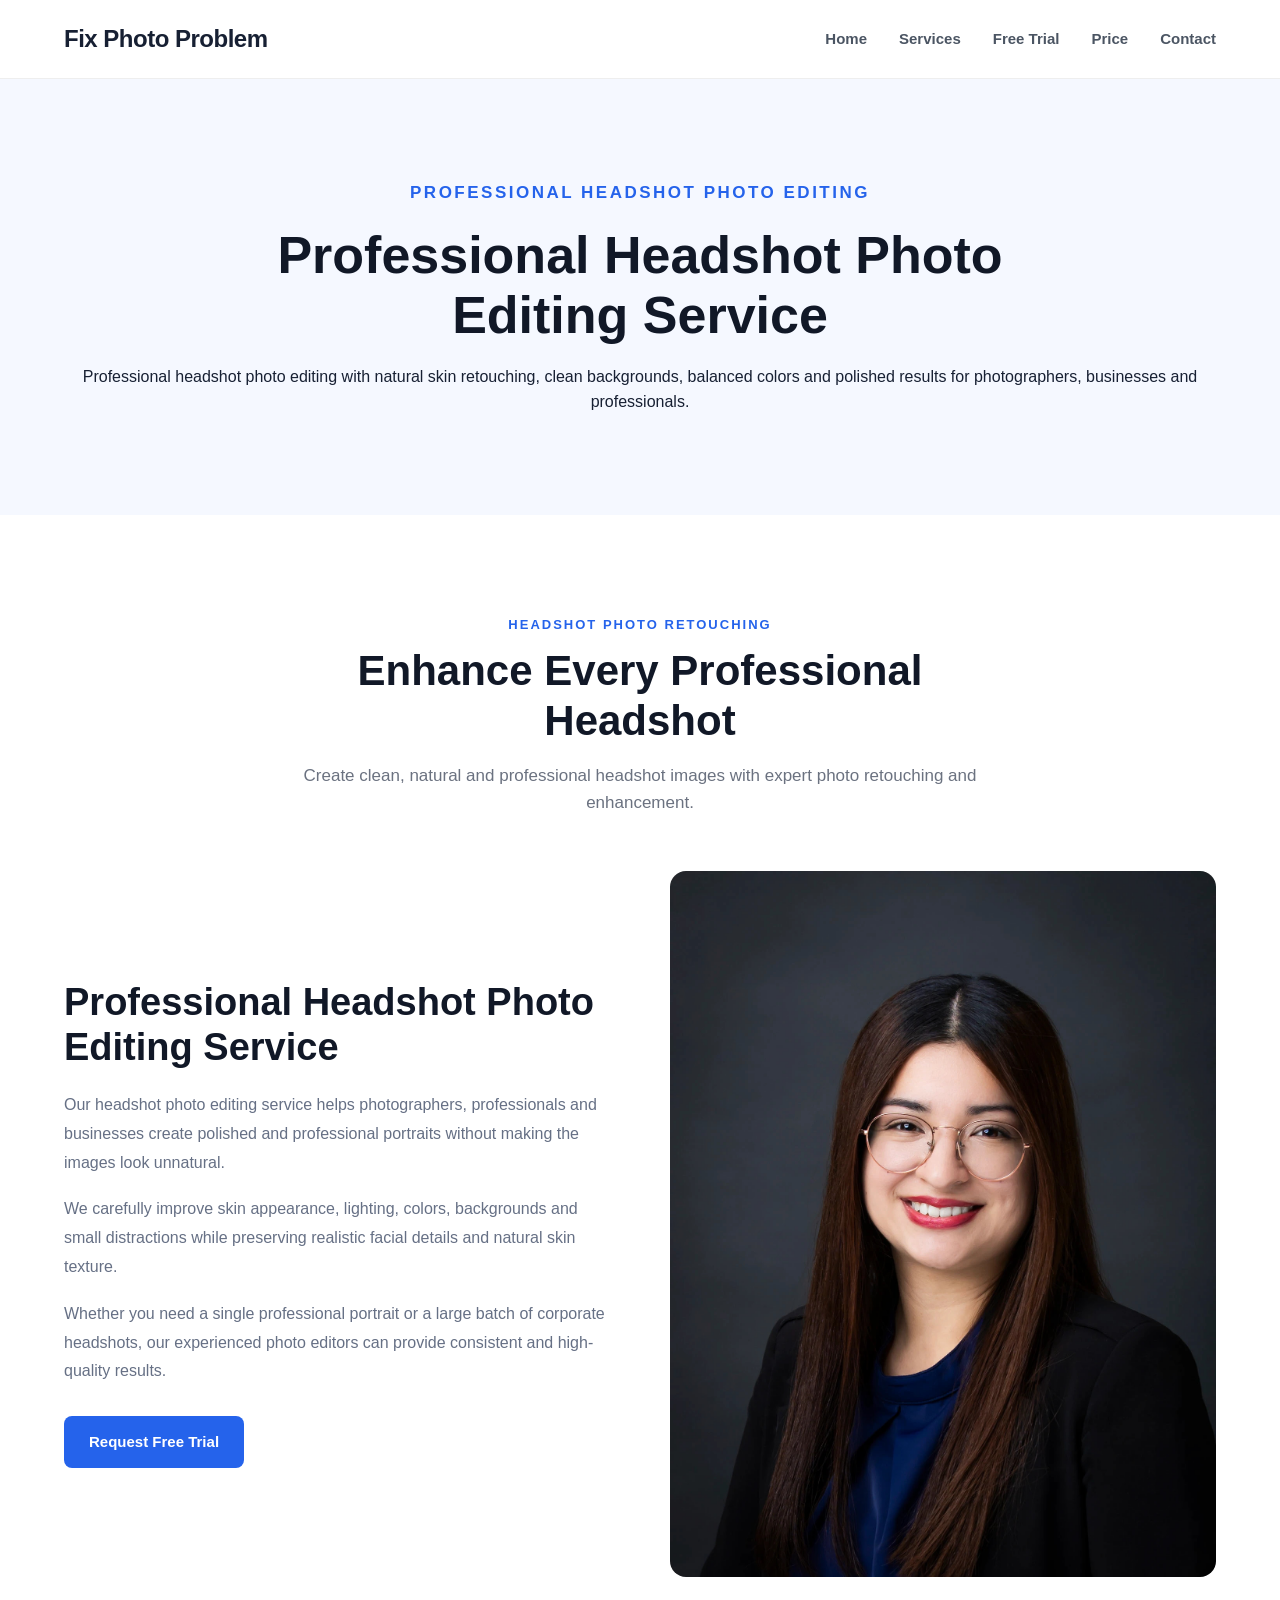
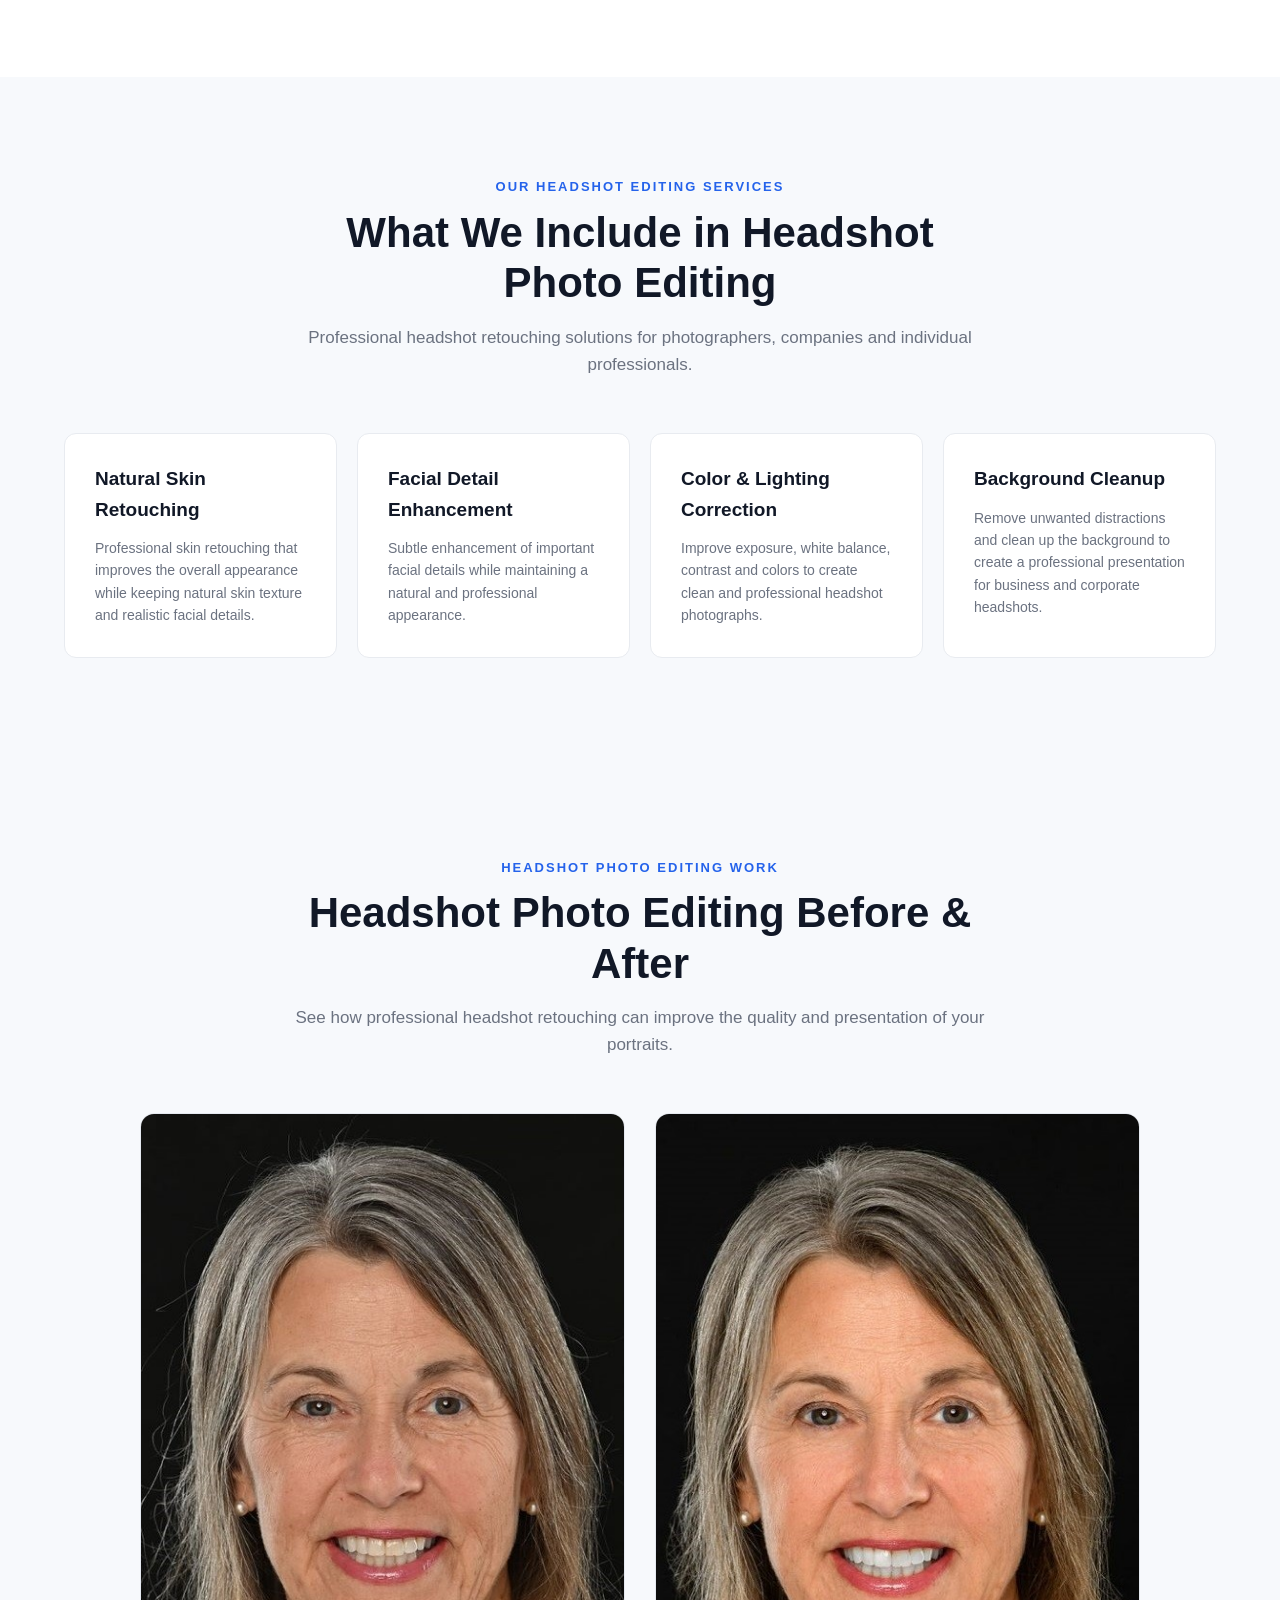
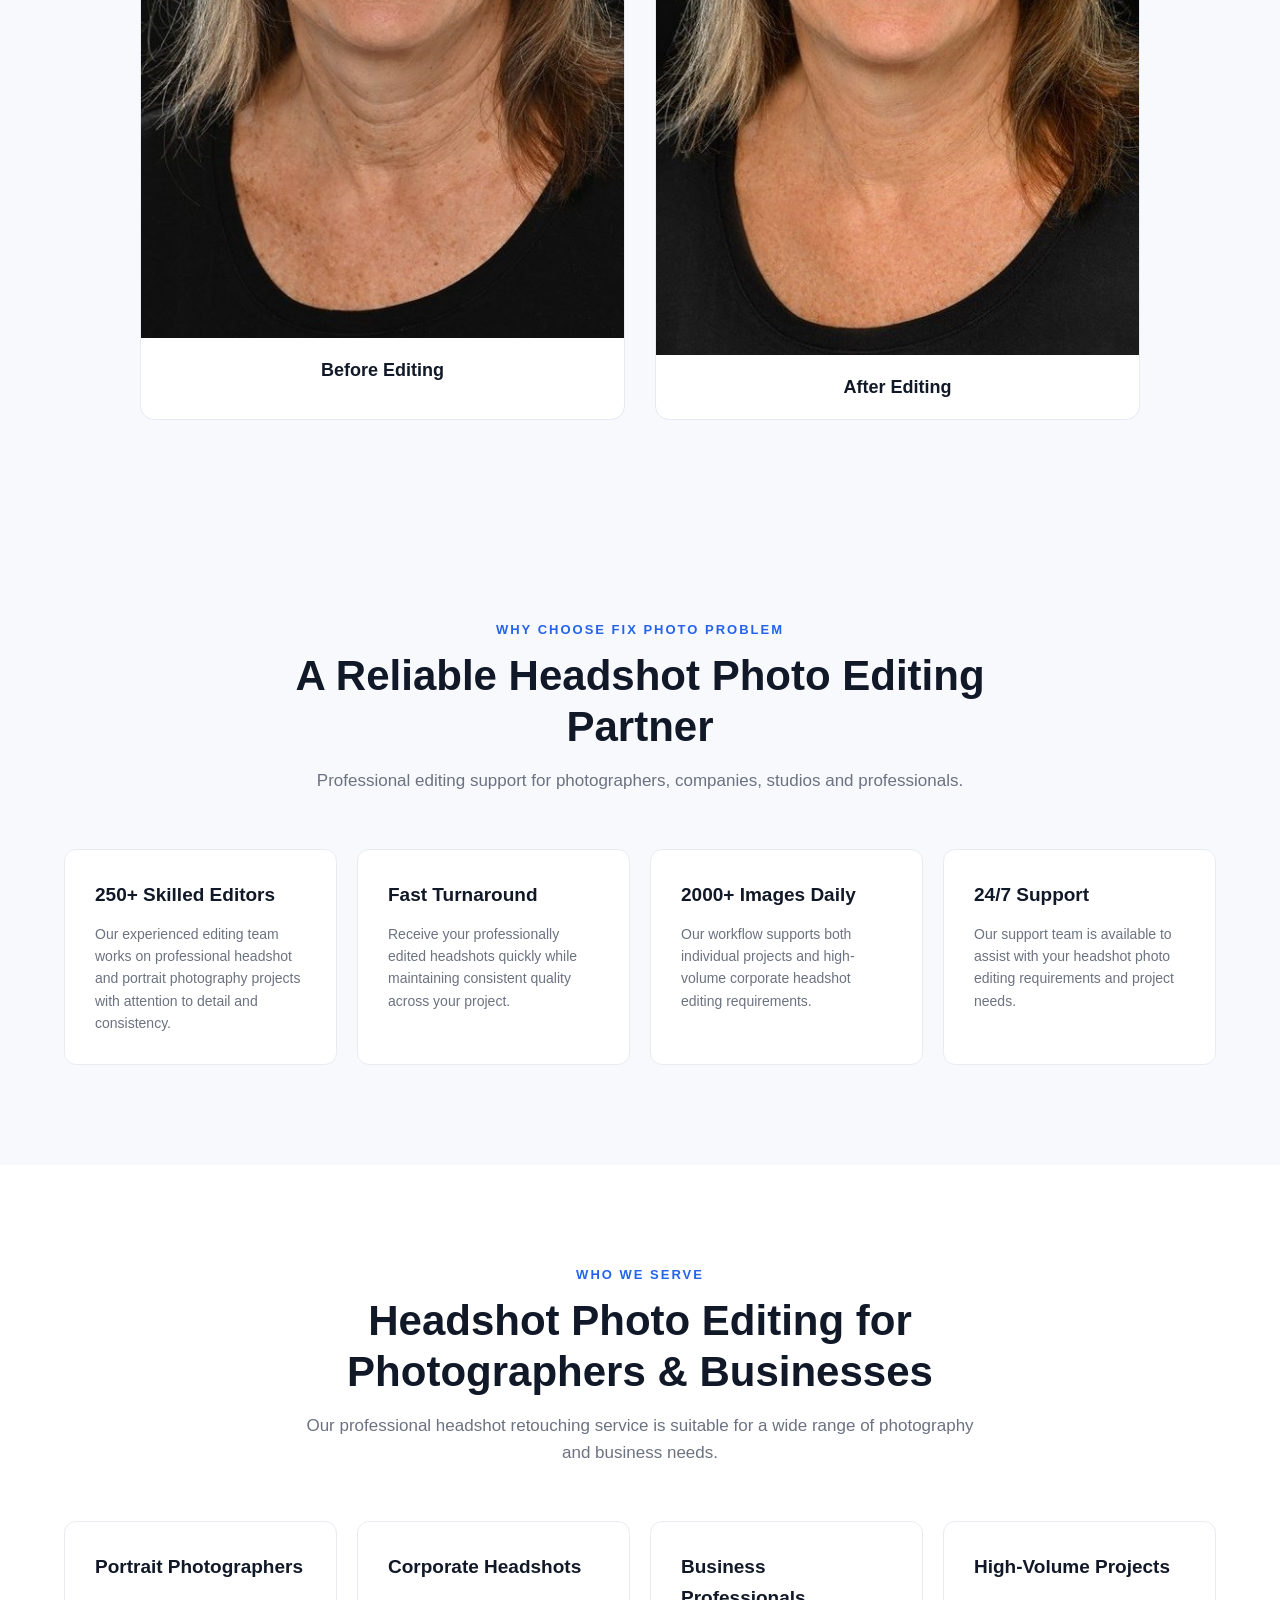
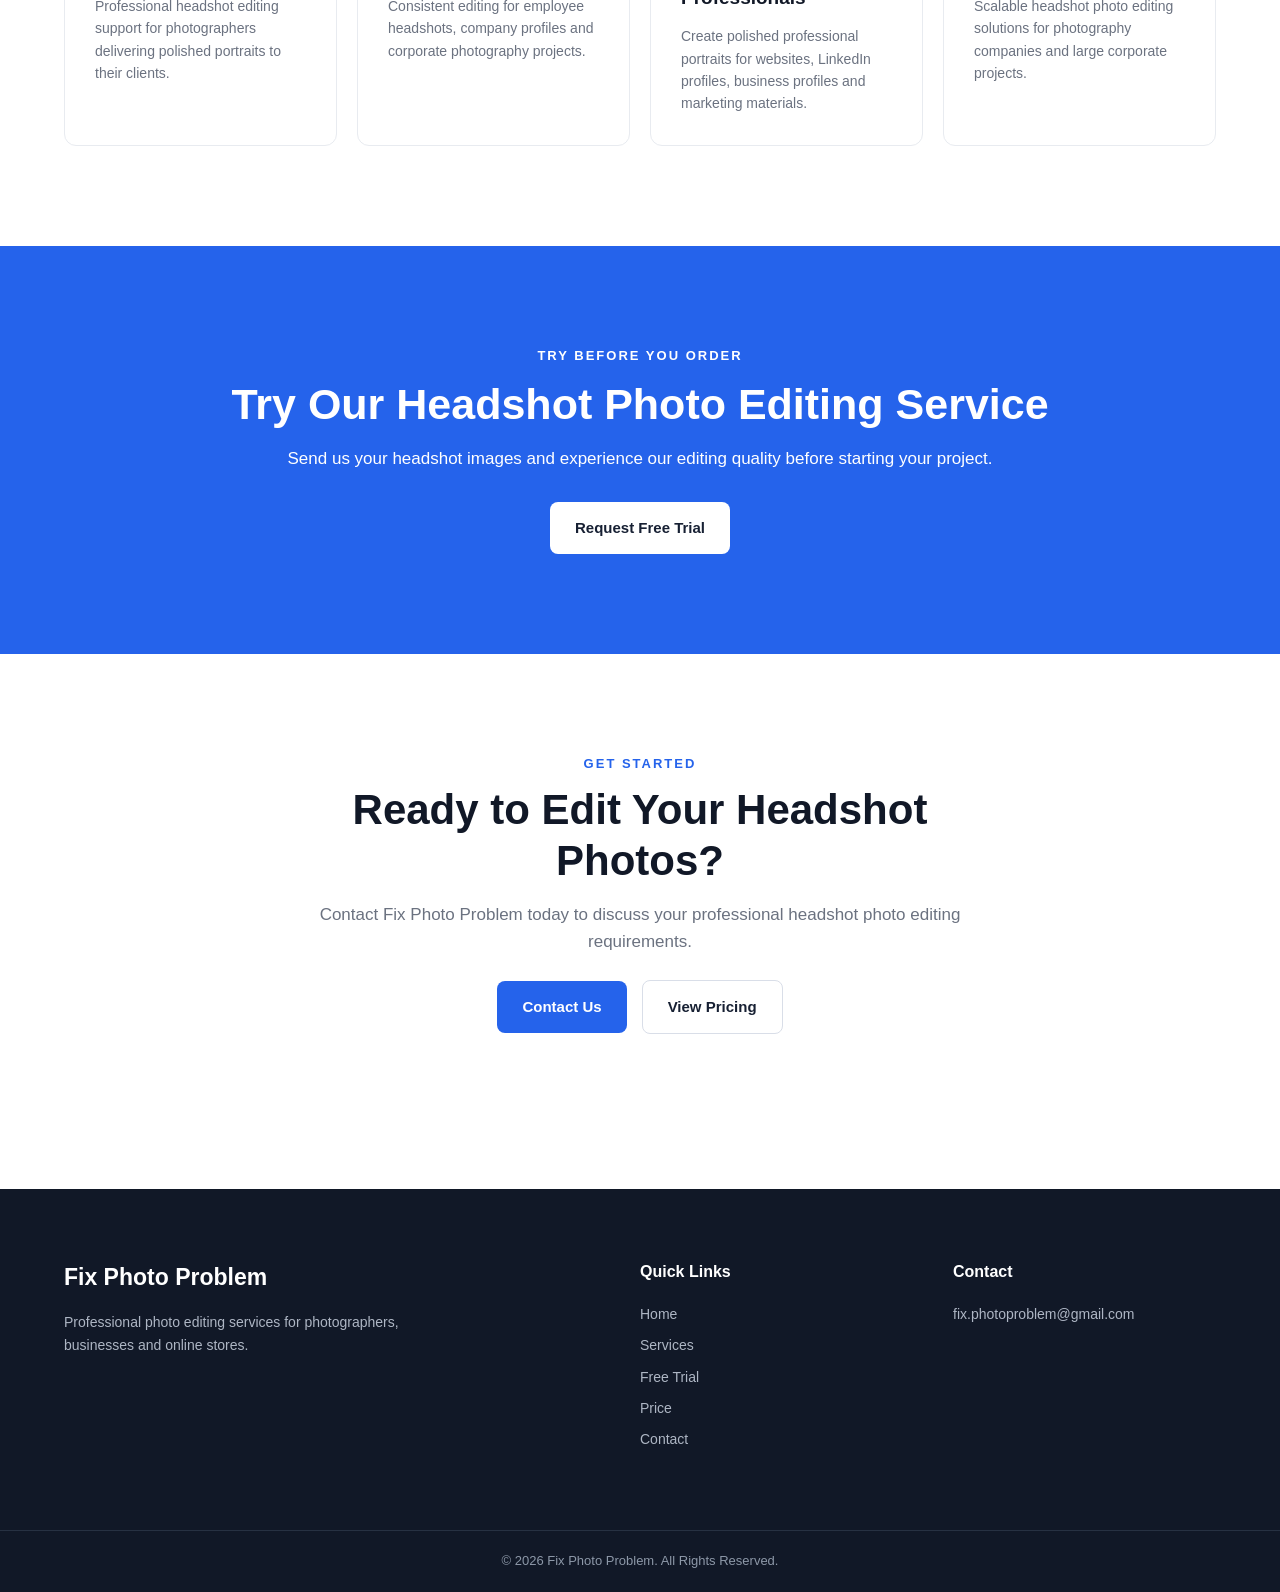
<file: headshot-photo-editing-service.html>
<!DOCTYPE html>
<html lang="en">

<head>

    <meta charset="UTF-8">

    <meta name="viewport" content="width=device-width, initial-scale=1.0">

    <title>Headshot Photo Editing Service | Professional Headshot Retouching</title>

    <meta name="description"
        content="Professional headshot photo editing service for photographers, businesses and professionals. Natural skin retouching, color correction, background cleanup and professional headshot enhancement. Request a free trial.">

    <meta name="keywords"
        content="headshot photo editing service, headshot retouching service, professional headshot editing, corporate headshot retouching, portrait headshot editing, headshot photo retouching">

    <link rel="canonical"
        href="https://fixphotoproblem.github.io/Professional-Photo-Editing-Service/headshot-photo-editing-service.html">

    <link rel="stylesheet" href="css/style.css">

</head>


<body>


<!-- ================================
     HEADER
================================ -->

<header class="header">

    <div class="container nav-container">

        <a href="index.html" class="logo">
            Fix Photo Problem
        </a>


        <nav class="navbar">

            <a href="index.html">Home</a>

            <a href="services.html">Services</a>

            <a href="free-trial.html">Free Trial</a>

            <a href="price.html">Price</a>

            <a href="contact.html">Contact</a>

        </nav>

    </div>

</header>



<!-- ================================
     PAGE HERO
================================ -->

<section class="page-hero">

    <div class="container">

        <p class="small-title">
            PROFESSIONAL HEADSHOT PHOTO EDITING
        </p>

        <h1>
            Professional Headshot Photo Editing Service
        </h1>

        <p>
            Professional headshot photo editing with natural skin
            retouching, clean backgrounds, balanced colors and
            polished results for photographers, businesses and professionals.
        </p>

    </div>

</section>



<!-- ================================
     SERVICE INTRODUCTION
================================ -->

<section class="services-section">

    <div class="container">

        <div class="section-heading">

            <p>
                HEADSHOT PHOTO RETOUCHING
            </p>

            <h2>
                Enhance Every Professional Headshot
            </h2>

            <span>
                Create clean, natural and professional headshot images
                with expert photo retouching and enhancement.
            </span>

        </div>


        <div class="service-detail-grid">


            <div class="service-detail-content">

                <h2>
                    Professional Headshot Photo Editing Service
                </h2>

                <p>
                    Our headshot photo editing service helps photographers,
                    professionals and businesses create polished and
                    professional portraits without making the images
                    look unnatural.
                </p>

                <p>
                    We carefully improve skin appearance, lighting,
                    colors, backgrounds and small distractions while
                    preserving realistic facial details and natural
                    skin texture.
                </p>

                <p>
                    Whether you need a single professional portrait
                    or a large batch of corporate headshots, our
                    experienced photo editors can provide consistent
                    and high-quality results.
                </p>

                <a href="free-trial.html" class="btn primary-btn">
                    Request Free Trial
                </a>

            </div>


            <div class="service-detail-image">

                <img
                    src="images/headshot-service.jpg"
                    alt="Professional headshot photo editing service"
                    loading="lazy"
                >

            </div>


        </div>

    </div>

</section>



<!-- ================================
     WHAT WE EDIT
================================ -->

<section class="why-section">

    <div class="container">

        <div class="section-heading">

            <p>
                OUR HEADSHOT EDITING SERVICES
            </p>

            <h2>
                What We Include in Headshot Photo Editing
            </h2>

            <span>
                Professional headshot retouching solutions for
                photographers, companies and individual professionals.
            </span>

        </div>


        <div class="features-grid">


            <div class="feature">

                <h3>
                    Natural Skin Retouching
                </h3>

                <p>
                    Professional skin retouching that improves the
                    overall appearance while keeping natural skin
                    texture and realistic facial details.
                </p>

            </div>


            <div class="feature">

                <h3>
                    Facial Detail Enhancement
                </h3>

                <p>
                    Subtle enhancement of important facial details
                    while maintaining a natural and professional
                    appearance.
                </p>

            </div>


            <div class="feature">

                <h3>
                    Color & Lighting Correction
                </h3>

                <p>
                    Improve exposure, white balance, contrast and
                    colors to create clean and professional headshot
                    photographs.
                </p>

            </div>


            <div class="feature">

                <h3>
                    Background Cleanup
                </h3>

                <p>
                    Remove unwanted distractions and clean up the
                    background to create a professional presentation
                    for business and corporate headshots.
                </p>

            </div>


        </div>

    </div>

</section>



<!-- ================================
     BEFORE AFTER
================================ -->

<section class="before-after-section">

    <div class="container">

        <div class="section-heading">

            <p>
                HEADSHOT PHOTO EDITING WORK
            </p>

            <h2>
                Headshot Photo Editing Before & After
            </h2>

            <span>
                See how professional headshot retouching can improve
                the quality and presentation of your portraits.
            </span>

        </div>


        <div class="before-after-grid">


            <div class="before-after-card">

                <div class="before-after-image">

                    <img
                        src="images/headshot-before.jpg"
                        alt="Headshot photograph before professional editing"
                        loading="lazy"
                    >

                </div>

                <h3>
                    Before Editing
                </h3>

            </div>


            <div class="before-after-card">

                <div class="before-after-image">

                    <img
                        src="images/headshot-after.jpg"
                        alt="Headshot photograph after professional photo editing"
                        loading="lazy"
                    >

                </div>

                <h3>
                    After Editing
                </h3>

            </div>


        </div>

    </div>

</section>



<!-- ================================
     WHY CHOOSE US
================================ -->

<section class="why-section">

    <div class="container">

        <div class="section-heading">

            <p>
                WHY CHOOSE FIX PHOTO PROBLEM
            </p>

            <h2>
                A Reliable Headshot Photo Editing Partner
            </h2>

            <span>
                Professional editing support for photographers,
                companies, studios and professionals.
            </span>

        </div>


        <div class="features-grid">


            <div class="feature">

                <h3>
                    250+ Skilled Editors
                </h3>

                <p>
                    Our experienced editing team works on professional
                    headshot and portrait photography projects with
                    attention to detail and consistency.
                </p>

            </div>


            <div class="feature">

                <h3>
                    Fast Turnaround
                </h3>

                <p>
                    Receive your professionally edited headshots quickly
                    while maintaining consistent quality across your project.
                </p>

            </div>


            <div class="feature">

                <h3>
                    2000+ Images Daily
                </h3>

                <p>
                    Our workflow supports both individual projects and
                    high-volume corporate headshot editing requirements.
                </p>

            </div>


            <div class="feature">

                <h3>
                    24/7 Support
                </h3>

                <p>
                    Our support team is available to assist with your
                    headshot photo editing requirements and project needs.
                </p>

            </div>


        </div>

    </div>

</section>



<!-- ================================
     WHO WE SERVE
================================ -->

<section class="services-section">

    <div class="container">

        <div class="section-heading">

            <p>
                WHO WE SERVE
            </p>

            <h2>
                Headshot Photo Editing for Photographers & Businesses
            </h2>

            <span>
                Our professional headshot retouching service is suitable
                for a wide range of photography and business needs.
            </span>

        </div>


        <div class="features-grid">


            <div class="feature">

                <h3>
                    Portrait Photographers
                </h3>

                <p>
                    Professional headshot editing support for photographers
                    delivering polished portraits to their clients.
                </p>

            </div>


            <div class="feature">

                <h3>
                    Corporate Headshots
                </h3>

                <p>
                    Consistent editing for employee headshots,
                    company profiles and corporate photography projects.
                </p>

            </div>


            <div class="feature">

                <h3>
                    Business Professionals
                </h3>

                <p>
                    Create polished professional portraits for websites,
                    LinkedIn profiles, business profiles and marketing materials.
                </p>

            </div>


            <div class="feature">

                <h3>
                    High-Volume Projects
                </h3>

                <p>
                    Scalable headshot photo editing solutions for
                    photography companies and large corporate projects.
                </p>

            </div>


        </div>

    </div>

</section>



<!-- ================================
     FREE TRIAL
================================ -->

<section class="trial-section">

    <div class="container trial-content">

        <p>
            TRY BEFORE YOU ORDER
        </p>

        <h2>
            Try Our Headshot Photo Editing Service
        </h2>

        <span>
            Send us your headshot images and experience our editing
            quality before starting your project.
        </span>

        <a
            href="free-trial.html"
            class="btn white-btn"
        >
            Request Free Trial
        </a>

    </div>

</section>



<!-- ================================
     CONTACT CTA
================================ -->

<section class="services-section">

    <div class="container">

        <div class="section-heading">

            <p>
                GET STARTED
            </p>

            <h2>
                Ready to Edit Your Headshot Photos?
            </h2>

            <span>
                Contact Fix Photo Problem today to discuss your
                professional headshot photo editing requirements.
            </span>


            <div
                class="hero-buttons"
                style="justify-content:center; margin-top:25px;"
            >

                <a
                    href="contact.html"
                    class="btn primary-btn"
                >
                    Contact Us
                </a>

                <a
                    href="price.html"
                    class="btn secondary-btn"
                >
                    View Pricing
                </a>

            </div>

        </div>

    </div>

</section>



<!-- ================================
     FOOTER
================================ -->

<footer class="footer">

    <div class="container footer-content">


        <div>

            <h3>
                Fix Photo Problem
            </h3>

            <p>
                Professional photo editing services for photographers,
                businesses and online stores.
            </p>

        </div>


        <div>

            <h4>
                Quick Links
            </h4>

            <a href="index.html">
                Home
            </a>

            <a href="services.html">
                Services
            </a>

            <a href="free-trial.html">
                Free Trial
            </a>

            <a href="price.html">
                Price
            </a>

            <a href="contact.html">
                Contact
            </a>

        </div>


        <div>

            <h4>
                Contact
            </h4>

            <p>
                fix.photoproblem@gmail.com
            </p>

        </div>


    </div>


    <div class="copyright">

        © 2026 Fix Photo Problem.
        All Rights Reserved.

    </div>

</footer>


</body>

</html>
</file>
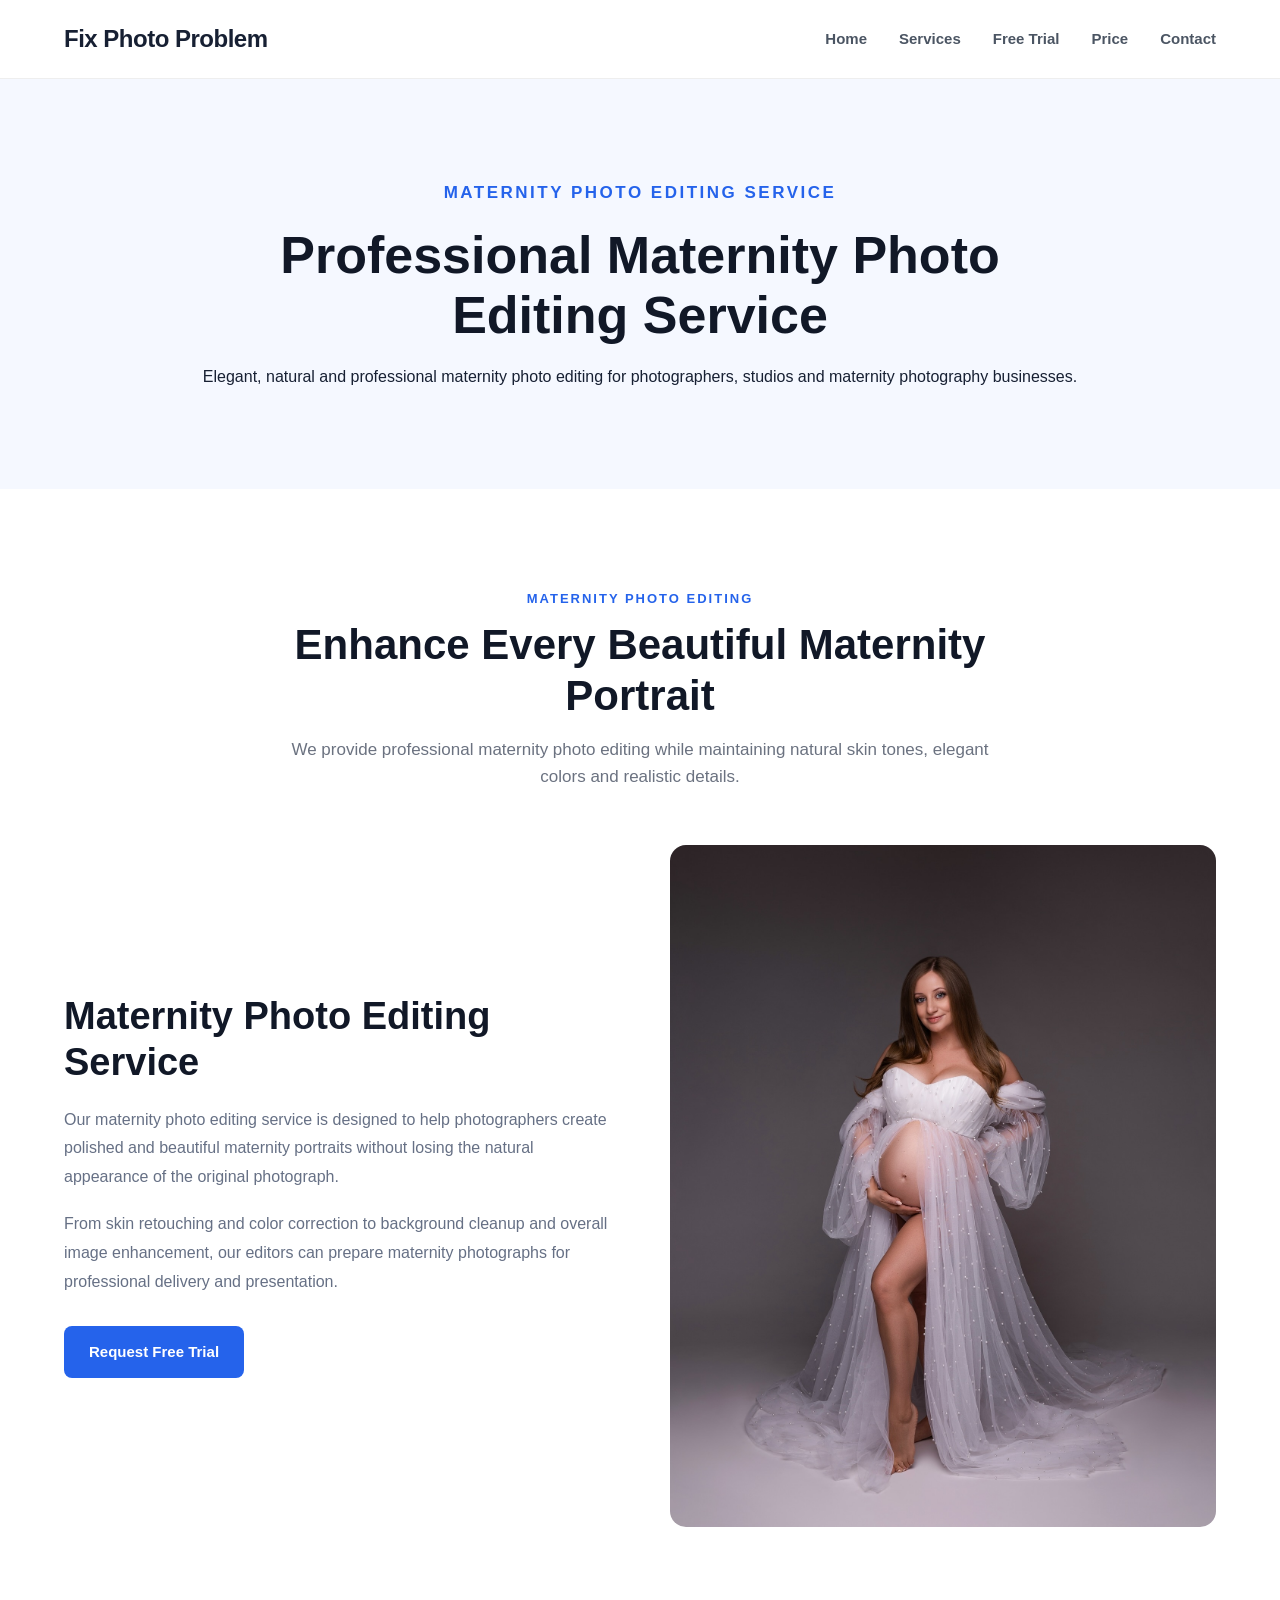
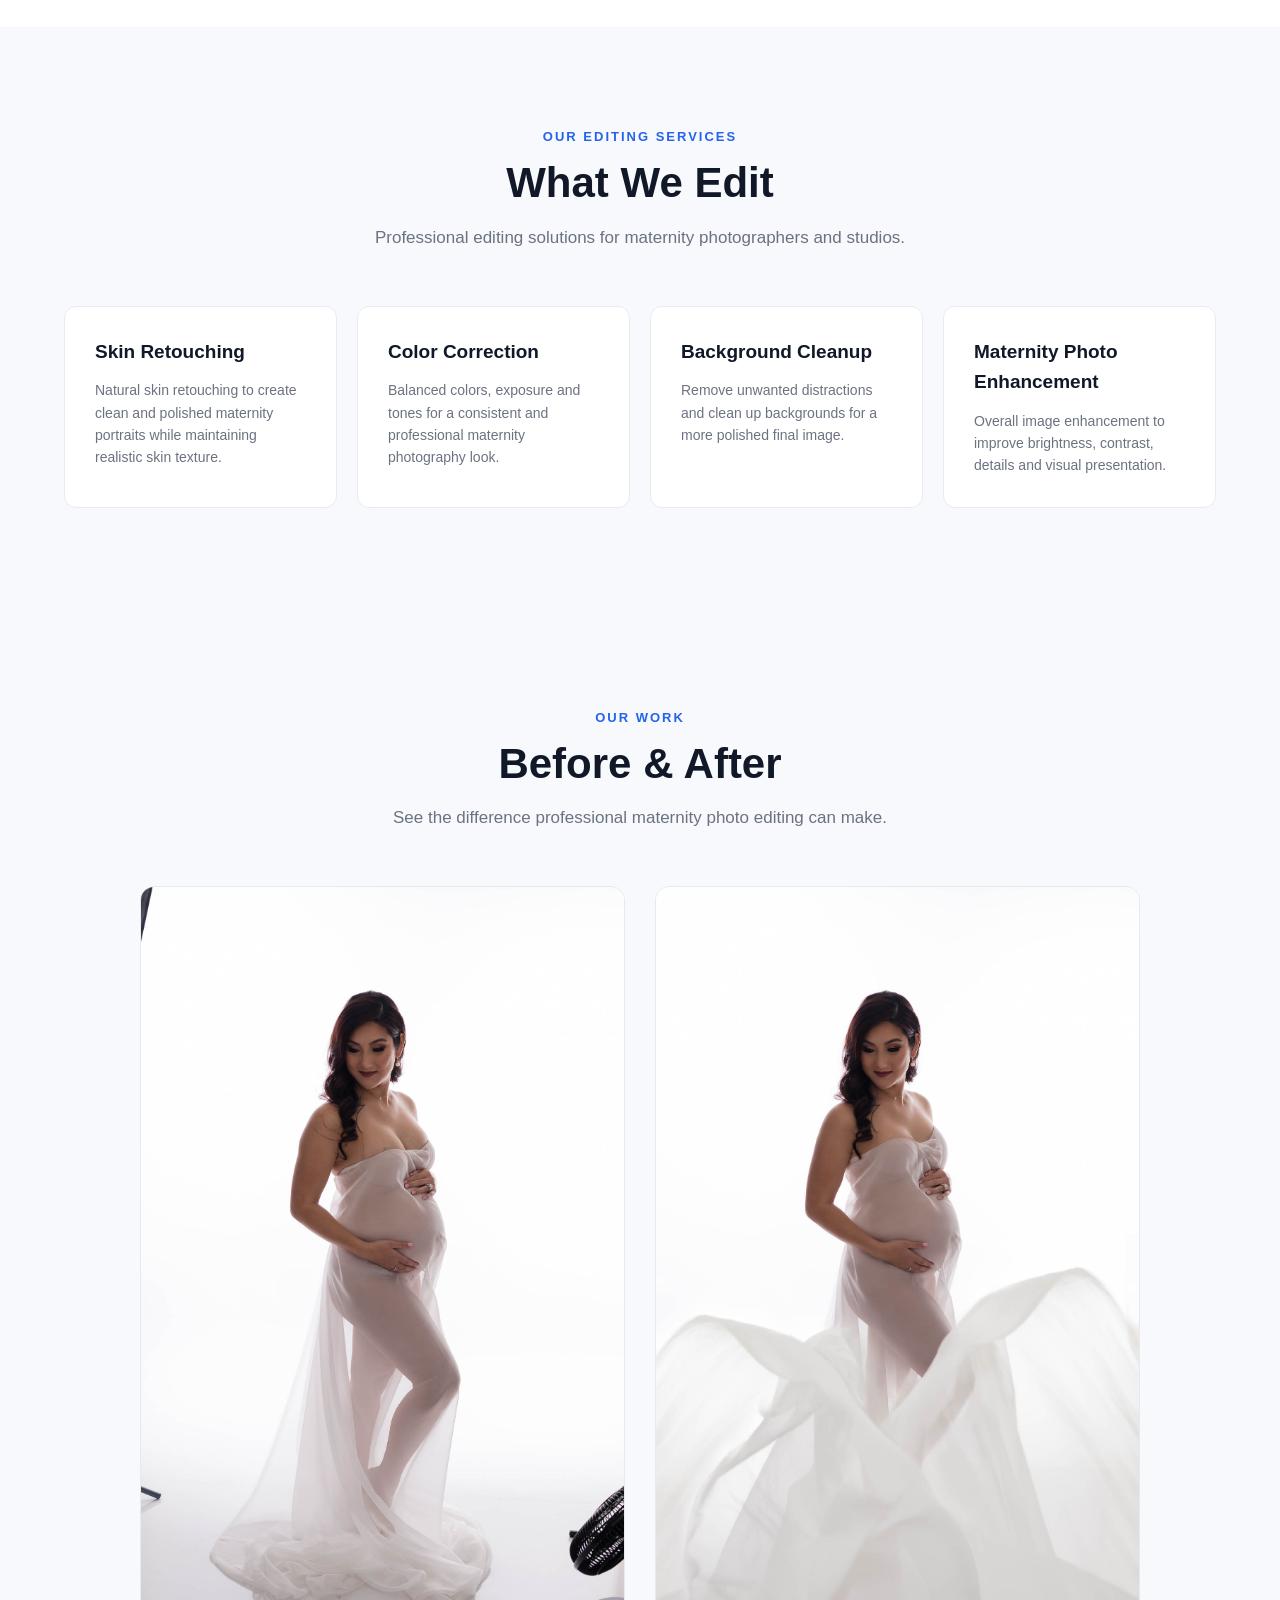
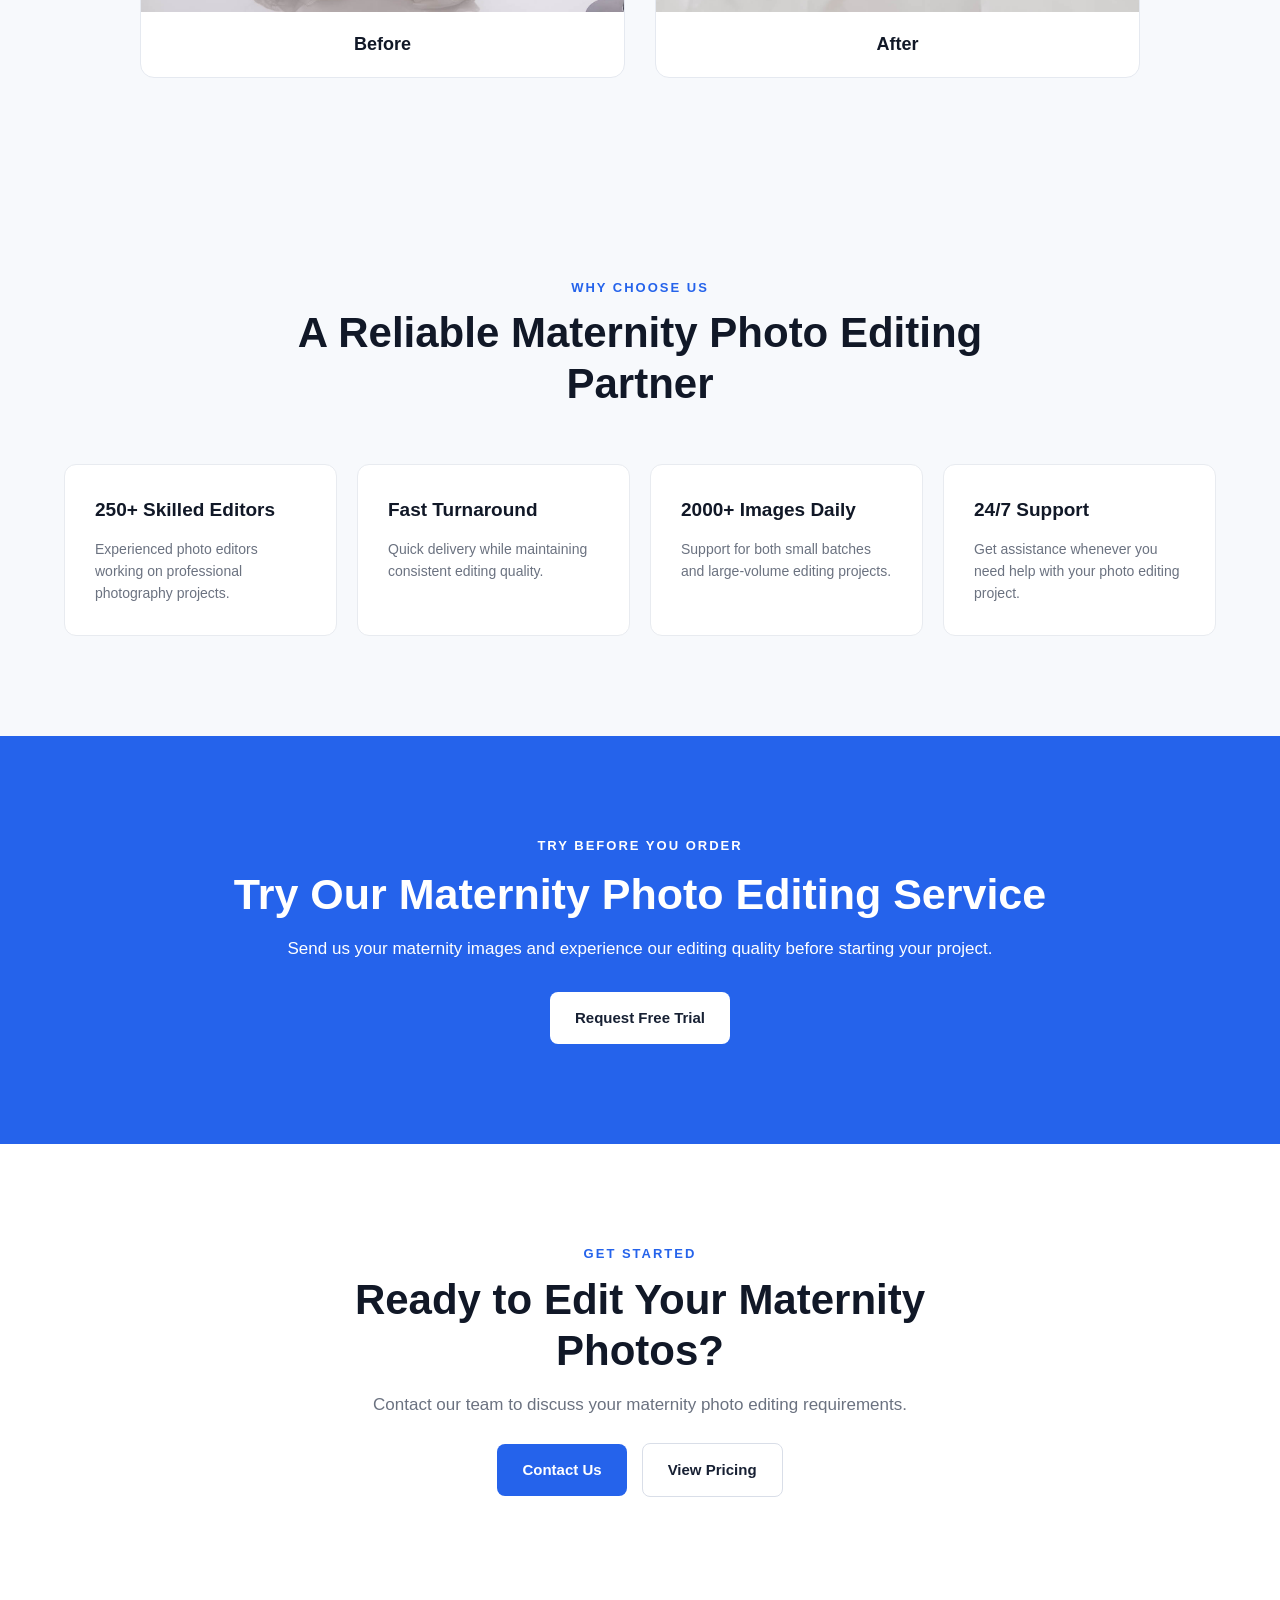
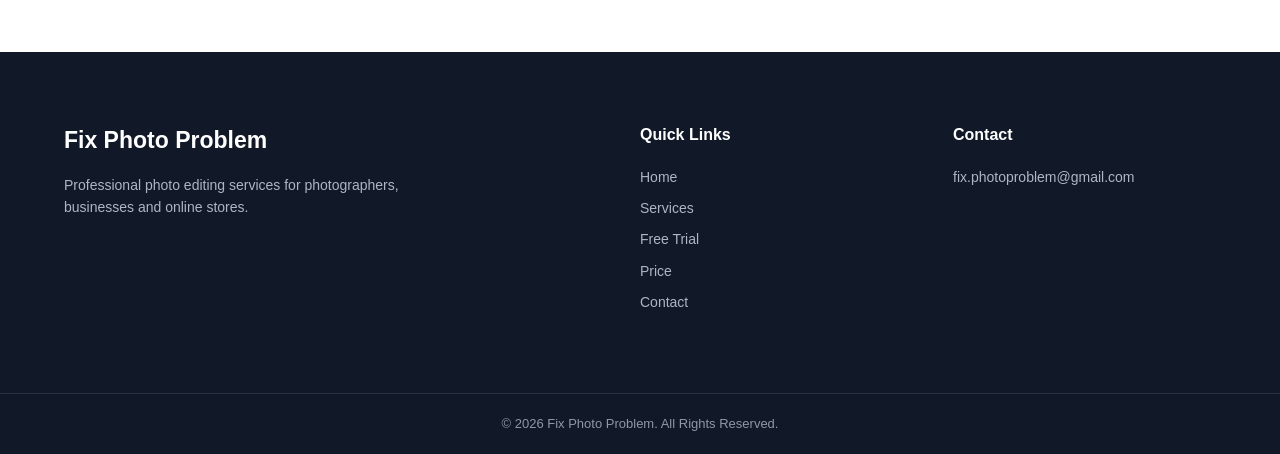
<file: maternity-photo-editing-service.html>
<!DOCTYPE html>
<html lang="en">

<head>

    <meta charset="UTF-8">

    <meta name="viewport" content="width=device-width, initial-scale=1.0">

    <title>Maternity Photo Editing Service | Professional Maternity Retouching</title>

    <meta name="description"
        content="Professional maternity photo editing service with natural skin retouching, color correction, background cleanup and elegant maternity photo enhancement. Request a free trial.">

    <meta name="keywords"
        content="maternity photo editing service, maternity photo retouching, maternity photography editing, pregnancy photo editing, maternity photo retouching service, professional maternity photo editing">

    <link rel="stylesheet" href="css/style.css">

</head>


<body>


<!-- ================================
     HEADER
================================ -->

<header class="header">

    <div class="container nav-container">

        <a href="index.html" class="logo">
            Fix Photo Problem
        </a>


        <nav class="navbar">

            <a href="index.html">Home</a>

            <a href="services.html">Services</a>

            <a href="free-trial.html">Free Trial</a>

            <a href="price.html">Price</a>

            <a href="contact.html">Contact</a>

        </nav>

    </div>

</header>



<!-- ================================
     PAGE HERO
================================ -->

<section class="page-hero">

    <div class="container">

        <p class="small-title">
            MATERNITY PHOTO EDITING SERVICE
        </p>

        <h1>
            Professional Maternity Photo Editing Service
        </h1>

        <p>
            Elegant, natural and professional maternity photo editing
            for photographers, studios and maternity photography businesses.
        </p>

    </div>

</section>



<!-- ================================
     SERVICE INTRODUCTION
================================ -->

<section class="services-section">

    <div class="container">

        <div class="section-heading">

            <p>
                MATERNITY PHOTO EDITING
            </p>

            <h2>
                Enhance Every Beautiful Maternity Portrait
            </h2>

            <span>
                We provide professional maternity photo editing
                while maintaining natural skin tones, elegant colors
                and realistic details.
            </span>

        </div>


        <div class="service-detail-grid">


            <div class="service-detail-content">

                <h2>
                    Maternity Photo Editing Service
                </h2>

                <p>
                    Our maternity photo editing service is designed to
                    help photographers create polished and beautiful
                    maternity portraits without losing the natural
                    appearance of the original photograph.
                </p>

                <p>
                    From skin retouching and color correction to
                    background cleanup and overall image enhancement,
                    our editors can prepare maternity photographs
                    for professional delivery and presentation.
                </p>

                <a href="free-trial.html" class="btn primary-btn">
                    Request Free Trial
                </a>

            </div>


            <div class="service-detail-image">

                <img
                    src="images/maternity-service.jpg"
                    alt="Professional Maternity Photo Editing Service"
                >

            </div>


        </div>

    </div>

</section>



<!-- ================================
     WHAT WE EDIT
================================ -->

<section class="why-section">

    <div class="container">

        <div class="section-heading">

            <p>
                OUR EDITING SERVICES
            </p>

            <h2>
                What We Edit
            </h2>

            <span>
                Professional editing solutions for maternity photographers
                and studios.
            </span>

        </div>


        <div class="features-grid">


            <div class="feature">

                <h3>
                    Skin Retouching
                </h3>

                <p>
                    Natural skin retouching to create clean and
                    polished maternity portraits while maintaining
                    realistic skin texture.
                </p>

            </div>


            <div class="feature">

                <h3>
                    Color Correction
                </h3>

                <p>
                    Balanced colors, exposure and tones for a
                    consistent and professional maternity photography look.
                </p>

            </div>


            <div class="feature">

                <h3>
                    Background Cleanup
                </h3>

                <p>
                    Remove unwanted distractions and clean up
                    backgrounds for a more polished final image.
                </p>

            </div>


            <div class="feature">

                <h3>
                    Maternity Photo Enhancement
                </h3>

                <p>
                    Overall image enhancement to improve brightness,
                    contrast, details and visual presentation.
                </p>

            </div>


        </div>

    </div>

</section>



<!-- ================================
     BEFORE AFTER
================================ -->

<section class="before-after-section">

    <div class="container">

        <div class="section-heading">

            <p>
                OUR WORK
            </p>

            <h2>
                Before & After
            </h2>

            <span>
                See the difference professional maternity photo editing
                can make.
            </span>

        </div>


        <div class="before-after-grid">


            <div class="before-after-card">

                <div class="before-after-image">

                    <img
                        src="images/maternity-before.jpg"
                        alt="Maternity photo before editing"
                    >

                </div>

                <h3>
                    Before
                </h3>

            </div>


            <div class="before-after-card">

                <div class="before-after-image">

                    <img
                        src="images/maternity-after.jpg"
                        alt="Maternity photo after editing"
                    >

                </div>

                <h3>
                    After
                </h3>

            </div>


        </div>

    </div>

</section>



<!-- ================================
     WHY CHOOSE US
================================ -->

<section class="why-section">

    <div class="container">

        <div class="section-heading">

            <p>
                WHY CHOOSE US
            </p>

            <h2>
                A Reliable Maternity Photo Editing Partner
            </h2>

        </div>


        <div class="features-grid">


            <div class="feature">

                <h3>
                    250+ Skilled Editors
                </h3>

                <p>
                    Experienced photo editors working on professional
                    photography projects.
                </p>

            </div>


            <div class="feature">

                <h3>
                    Fast Turnaround
                </h3>

                <p>
                    Quick delivery while maintaining consistent
                    editing quality.
                </p>

            </div>


            <div class="feature">

                <h3>
                    2000+ Images Daily
                </h3>

                <p>
                    Support for both small batches and
                    large-volume editing projects.
                </p>

            </div>


            <div class="feature">

                <h3>
                    24/7 Support
                </h3>

                <p>
                    Get assistance whenever you need help
                    with your photo editing project.
                </p>

            </div>


        </div>

    </div>

</section>



<!-- ================================
     FREE TRIAL
================================ -->

<section class="trial-section">

    <div class="container trial-content">

        <p>
            TRY BEFORE YOU ORDER
        </p>

        <h2>
            Try Our Maternity Photo Editing Service
        </h2>

        <span>
            Send us your maternity images and experience
            our editing quality before starting your project.
        </span>

        <a
            href="free-trial.html"
            class="btn white-btn"
        >
            Request Free Trial
        </a>

    </div>

</section>



<!-- ================================
     CONTACT CTA
================================ -->

<section class="services-section">

    <div class="container">

        <div class="section-heading">

            <p>
                GET STARTED
            </p>

            <h2>
                Ready to Edit Your Maternity Photos?
            </h2>

            <span>
                Contact our team to discuss your maternity photo
                editing requirements.
            </span>

            <div class="hero-buttons" style="justify-content:center; margin-top:25px;">

                <a
                    href="contact.html"
                    class="btn primary-btn"
                >
                    Contact Us
                </a>

                <a
                    href="price.html"
                    class="btn secondary-btn"
                >
                    View Pricing
                </a>

            </div>

        </div>

    </div>

</section>



<!-- ================================
     FOOTER
================================ -->

<footer class="footer">

    <div class="container footer-content">


        <div>

            <h3>
                Fix Photo Problem
            </h3>

            <p>
                Professional photo editing services for photographers,
                businesses and online stores.
            </p>

        </div>


        <div>

            <h4>
                Quick Links
            </h4>

            <a href="index.html">
                Home
            </a>

            <a href="services.html">
                Services
            </a>

            <a href="free-trial.html">
                Free Trial
            </a>

            <a href="price.html">
                Price
            </a>

            <a href="contact.html">
                Contact
            </a>

        </div>


        <div>

            <h4>
                Contact
            </h4>

            <p>
                fix.photoproblem@gmail.com
            </p>

        </div>


    </div>


    <div class="copyright">

        © 2026 Fix Photo Problem.
        All Rights Reserved.

    </div>

</footer>


</body>

</html>
</file>
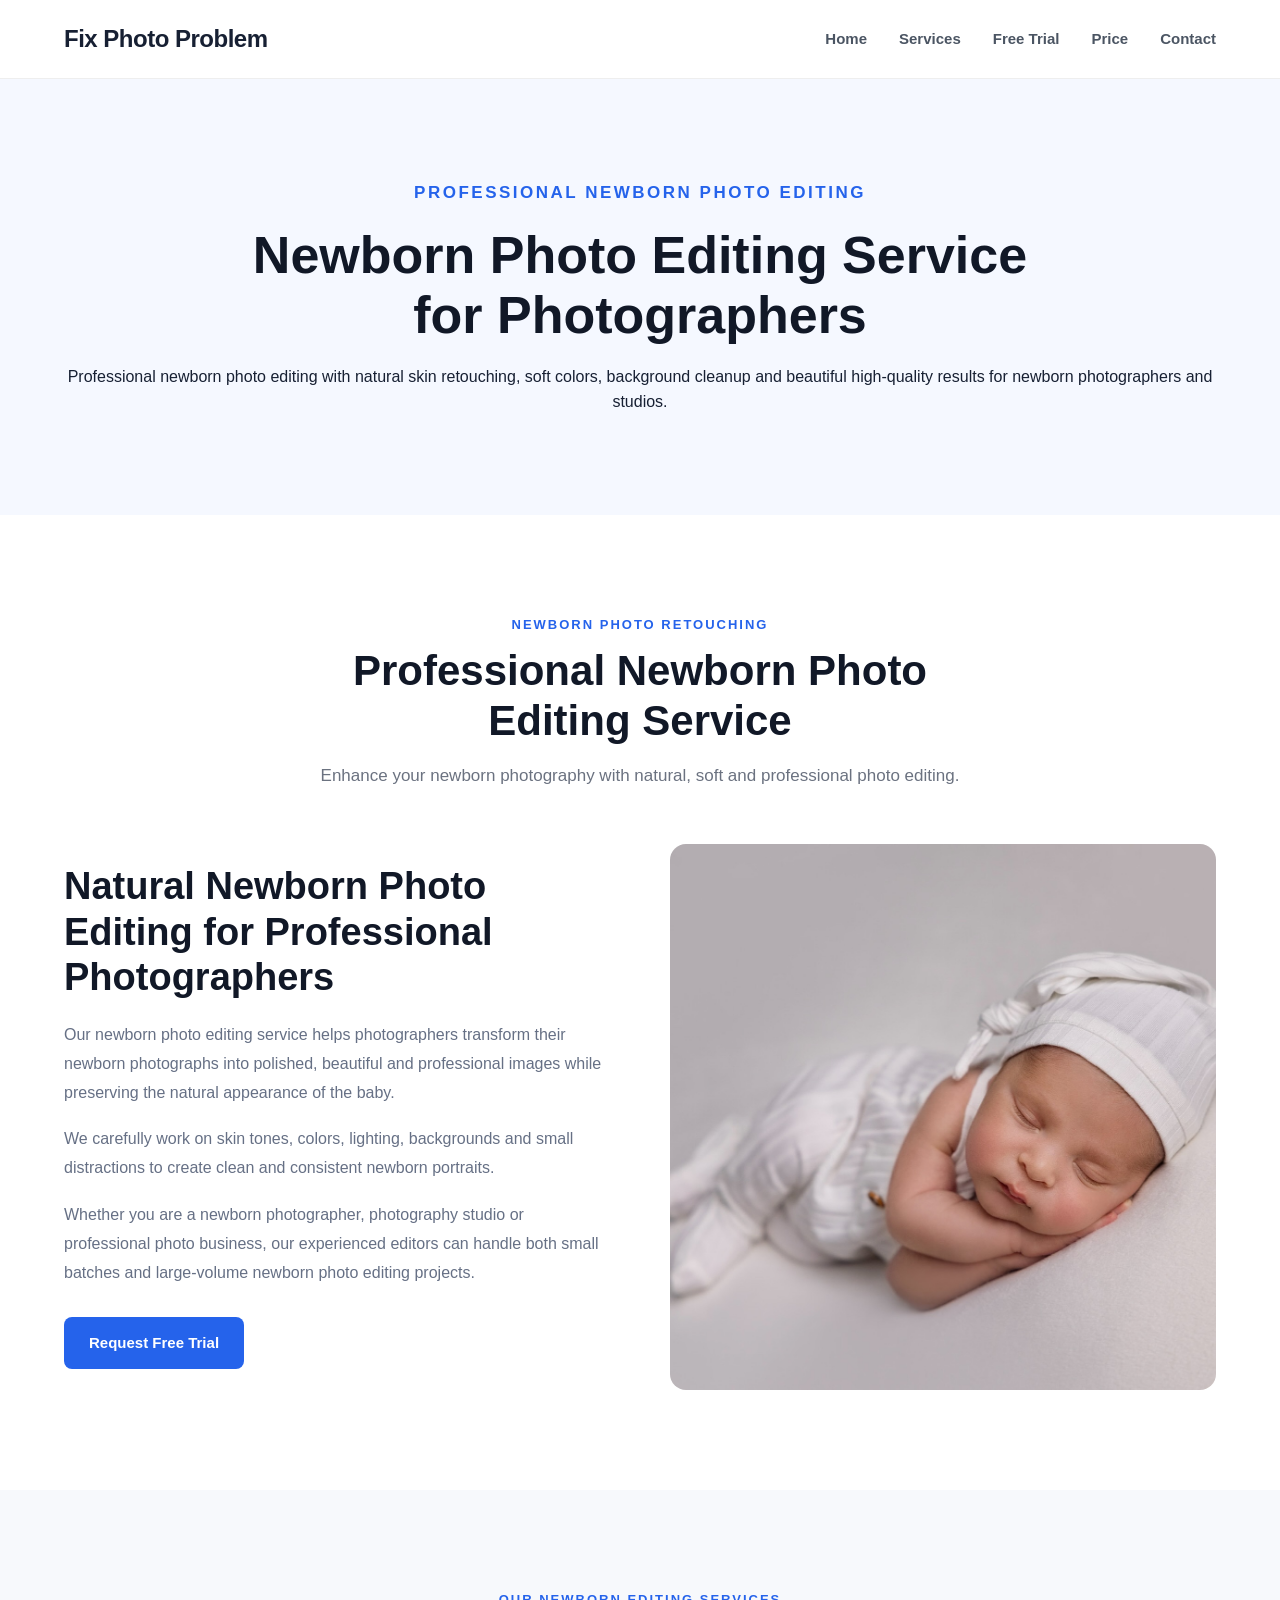
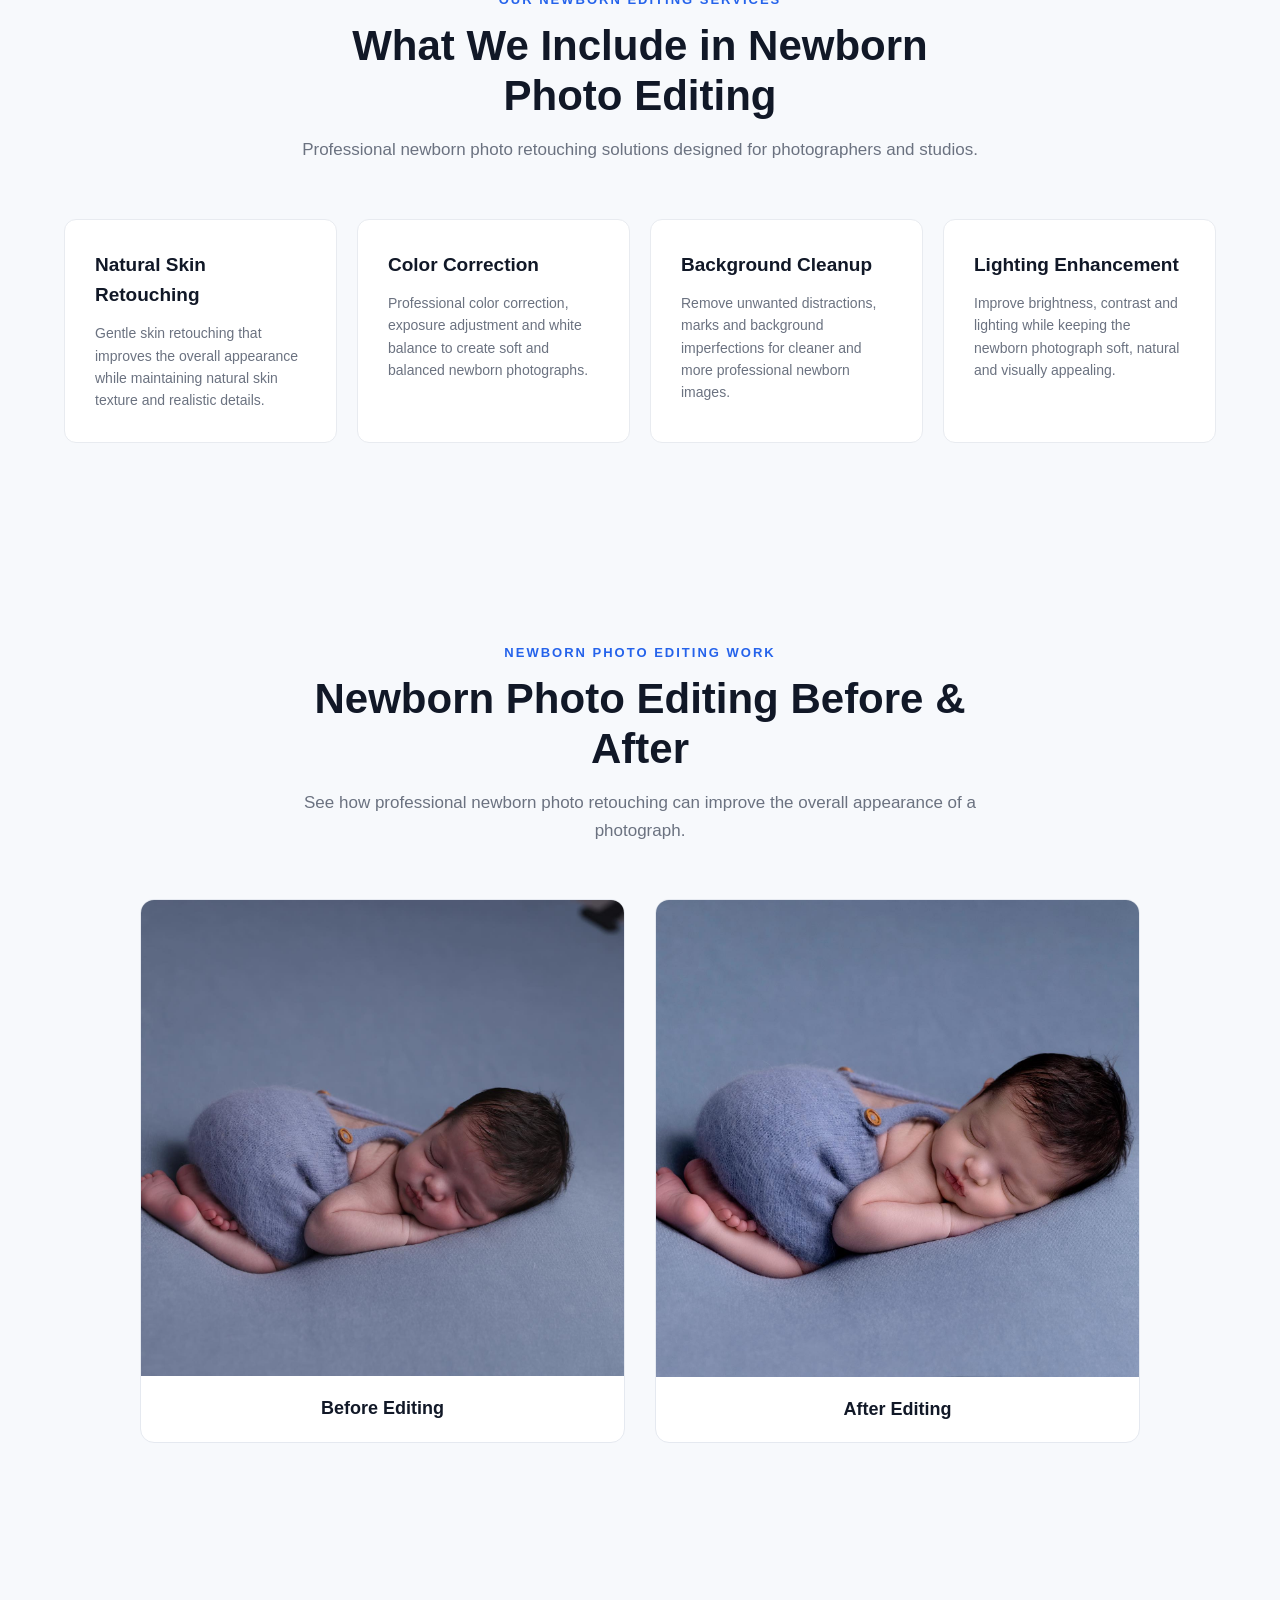
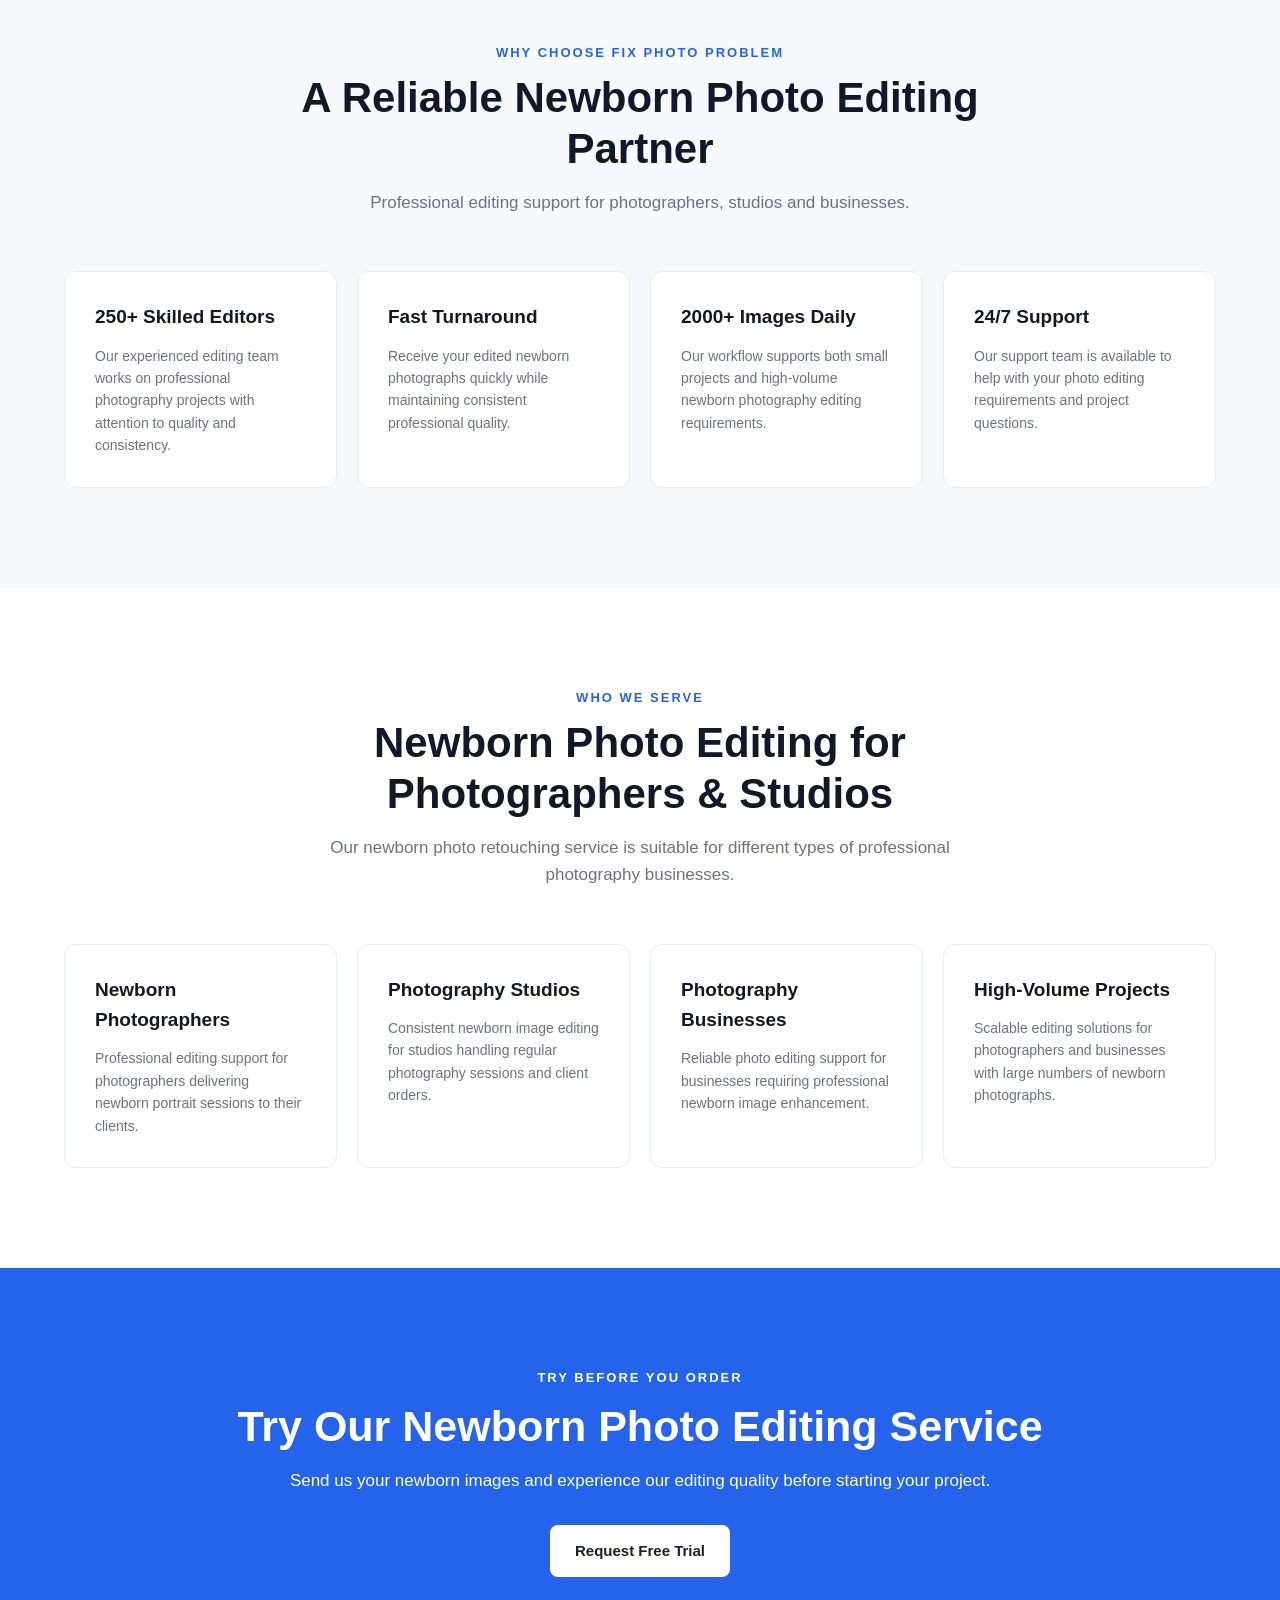
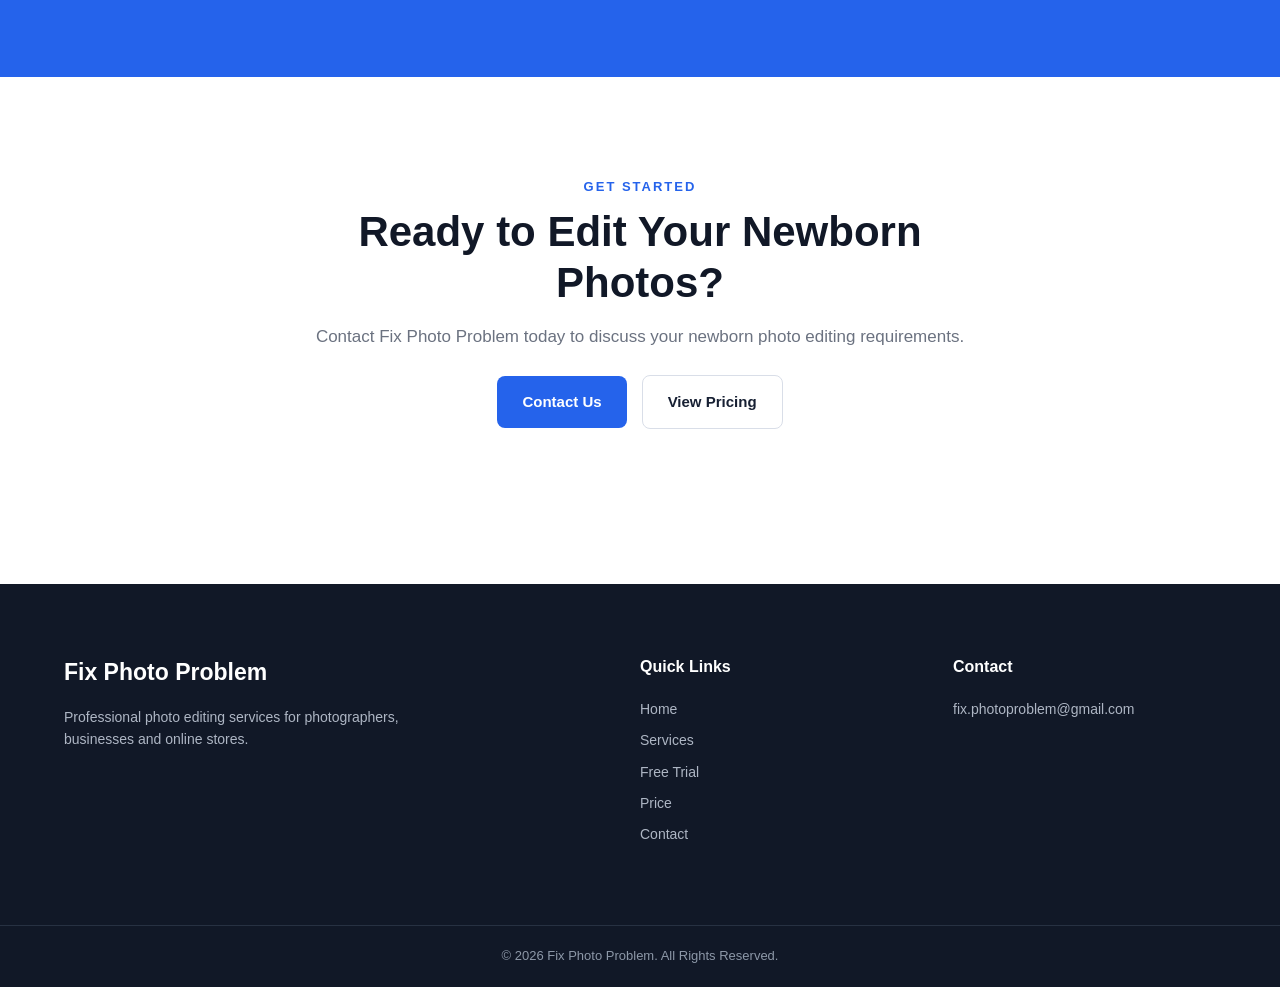
<file: newborn-photo-editing-service.html>
<!DOCTYPE html>
<html lang="en">

<head>

    <meta charset="UTF-8">

    <meta name="viewport" content="width=device-width, initial-scale=1.0">

    <title>Newborn Photo Editing Service | Professional Newborn Photo Retouching</title>

    <meta name="description"
        content="Professional newborn photo editing service for photographers and studios. Natural newborn skin retouching, color correction, background cleanup and professional photo enhancement. Request a free trial.">

    <meta name="keywords"
        content="newborn photo editing service, newborn photo retouching, newborn photography editing, baby photo editing service, newborn photo editing company, professional newborn photo retouching">

    <link rel="canonical"
        href="https://fixphotoproblem.github.io/Professional-Photo-Editing-Service/newborn-photo-editing-service.html">

    <link rel="stylesheet" href="css/style.css">

</head>


<body>


<!-- HEADER -->

<header class="header">

    <div class="container nav-container">

        <a href="index.html" class="logo">
            Fix Photo Problem
        </a>

        <nav class="navbar">

            <a href="index.html">Home</a>

            <a href="services.html">Services</a>

            <a href="free-trial.html">Free Trial</a>

            <a href="price.html">Price</a>

            <a href="contact.html">Contact</a>

        </nav>

    </div>

</header>



<!-- HERO -->

<section class="page-hero">

    <div class="container">

        <p class="small-title">
            PROFESSIONAL NEWBORN PHOTO EDITING
        </p>

        <h1>
            Newborn Photo Editing Service for Photographers
        </h1>

        <p>
            Professional newborn photo editing with natural skin
            retouching, soft colors, background cleanup and beautiful
            high-quality results for newborn photographers and studios.
        </p>

    </div>

</section>



<!-- INTRODUCTION -->

<section class="services-section">

    <div class="container">

        <div class="section-heading">

            <p>
                NEWBORN PHOTO RETOUCHING
            </p>

            <h2>
                Professional Newborn Photo Editing Service
            </h2>

            <span>
                Enhance your newborn photography with natural,
                soft and professional photo editing.
            </span>

        </div>


        <div class="service-detail-grid">


            <div class="service-detail-content">

                <h2>
                    Natural Newborn Photo Editing for Professional Photographers
                </h2>

                <p>
                    Our newborn photo editing service helps photographers
                    transform their newborn photographs into polished,
                    beautiful and professional images while preserving
                    the natural appearance of the baby.
                </p>

                <p>
                    We carefully work on skin tones, colors, lighting,
                    backgrounds and small distractions to create clean
                    and consistent newborn portraits.
                </p>

                <p>
                    Whether you are a newborn photographer, photography
                    studio or professional photo business, our experienced
                    editors can handle both small batches and large-volume
                    newborn photo editing projects.
                </p>

                <a href="free-trial.html" class="btn primary-btn">
                    Request Free Trial
                </a>

            </div>


            <div class="service-detail-image">

                <img
                    src="images/newborn-service.jpg"
                    alt="Professional newborn photo editing service for photographers"
                    loading="lazy"
                >

            </div>


        </div>

    </div>

</section>



<!-- SERVICES -->

<section class="why-section">

    <div class="container">

        <div class="section-heading">

            <p>
                OUR NEWBORN EDITING SERVICES
            </p>

            <h2>
                What We Include in Newborn Photo Editing
            </h2>

            <span>
                Professional newborn photo retouching solutions
                designed for photographers and studios.
            </span>

        </div>


        <div class="features-grid">


            <div class="feature">

                <h3>
                    Natural Skin Retouching
                </h3>

                <p>
                    Gentle skin retouching that improves the overall
                    appearance while maintaining natural skin texture
                    and realistic details.
                </p>

            </div>


            <div class="feature">

                <h3>
                    Color Correction
                </h3>

                <p>
                    Professional color correction, exposure adjustment
                    and white balance to create soft and balanced
                    newborn photographs.
                </p>

            </div>


            <div class="feature">

                <h3>
                    Background Cleanup
                </h3>

                <p>
                    Remove unwanted distractions, marks and background
                    imperfections for cleaner and more professional
                    newborn images.
                </p>

            </div>


            <div class="feature">

                <h3>
                    Lighting Enhancement
                </h3>

                <p>
                    Improve brightness, contrast and lighting while
                    keeping the newborn photograph soft, natural
                    and visually appealing.
                </p>

            </div>


        </div>

    </div>

</section>



<!-- BEFORE AFTER -->

<section class="before-after-section">

    <div class="container">

        <div class="section-heading">

            <p>
                NEWBORN PHOTO EDITING WORK
            </p>

            <h2>
                Newborn Photo Editing Before & After
            </h2>

            <span>
                See how professional newborn photo retouching can
                improve the overall appearance of a photograph.
            </span>

        </div>


        <div class="before-after-grid">


            <div class="before-after-card">

                <div class="before-after-image">

                    <img
                        src="images/newborn-before.jpg"
                        alt="Newborn photograph before professional editing"
                        loading="lazy"
                    >

                </div>

                <h3>
                    Before Editing
                </h3>

            </div>


            <div class="before-after-card">

                <div class="before-after-image">

                    <img
                        src="images/newborn-after.jpg"
                        alt="Newborn photograph after professional photo editing"
                        loading="lazy"
                    >

                </div>

                <h3>
                    After Editing
                </h3>

            </div>


        </div>

    </div>

</section>



<!-- WHY CHOOSE US -->

<section class="why-section">

    <div class="container">

        <div class="section-heading">

            <p>
                WHY CHOOSE FIX PHOTO PROBLEM
            </p>

            <h2>
                A Reliable Newborn Photo Editing Partner
            </h2>

            <span>
                Professional editing support for photographers,
                studios and businesses.
            </span>

        </div>


        <div class="features-grid">


            <div class="feature">

                <h3>
                    250+ Skilled Editors
                </h3>

                <p>
                    Our experienced editing team works on professional
                    photography projects with attention to quality
                    and consistency.
                </p>

            </div>


            <div class="feature">

                <h3>
                    Fast Turnaround
                </h3>

                <p>
                    Receive your edited newborn photographs quickly
                    while maintaining consistent professional quality.
                </p>

            </div>


            <div class="feature">

                <h3>
                    2000+ Images Daily
                </h3>

                <p>
                    Our workflow supports both small projects and
                    high-volume newborn photography editing requirements.
                </p>

            </div>


            <div class="feature">

                <h3>
                    24/7 Support
                </h3>

                <p>
                    Our support team is available to help with your
                    photo editing requirements and project questions.
                </p>

            </div>


        </div>

    </div>

</section>



<!-- WHO WE SERVE -->

<section class="services-section">

    <div class="container">

        <div class="section-heading">

            <p>
                WHO WE SERVE
            </p>

            <h2>
                Newborn Photo Editing for Photographers & Studios
            </h2>

            <span>
                Our newborn photo retouching service is suitable for
                different types of professional photography businesses.
            </span>

        </div>


        <div class="features-grid">


            <div class="feature">

                <h3>
                    Newborn Photographers
                </h3>

                <p>
                    Professional editing support for photographers
                    delivering newborn portrait sessions to their clients.
                </p>

            </div>


            <div class="feature">

                <h3>
                    Photography Studios
                </h3>

                <p>
                    Consistent newborn image editing for studios handling
                    regular photography sessions and client orders.
                </p>

            </div>


            <div class="feature">

                <h3>
                    Photography Businesses
                </h3>

                <p>
                    Reliable photo editing support for businesses
                    requiring professional newborn image enhancement.
                </p>

            </div>


            <div class="feature">

                <h3>
                    High-Volume Projects
                </h3>

                <p>
                    Scalable editing solutions for photographers and
                    businesses with large numbers of newborn photographs.
                </p>

            </div>


        </div>

    </div>

</section>



<!-- FREE TRIAL -->

<section class="trial-section">

    <div class="container trial-content">

        <p>
            TRY BEFORE YOU ORDER
        </p>

        <h2>
            Try Our Newborn Photo Editing Service
        </h2>

        <span>
            Send us your newborn images and experience our editing
            quality before starting your project.
        </span>

        <a
            href="free-trial.html"
            class="btn white-btn"
        >
            Request Free Trial
        </a>

    </div>

</section>



<!-- CTA -->

<section class="services-section">

    <div class="container">

        <div class="section-heading">

            <p>
                GET STARTED
            </p>

            <h2>
                Ready to Edit Your Newborn Photos?
            </h2>

            <span>
                Contact Fix Photo Problem today to discuss your
                newborn photo editing requirements.
            </span>


            <div
                class="hero-buttons"
                style="justify-content:center; margin-top:25px;"
            >

                <a
                    href="contact.html"
                    class="btn primary-btn"
                >
                    Contact Us
                </a>

                <a
                    href="price.html"
                    class="btn secondary-btn"
                >
                    View Pricing
                </a>

            </div>

        </div>

    </div>

</section>



<!-- FOOTER -->

<footer class="footer">

    <div class="container footer-content">


        <div>

            <h3>
                Fix Photo Problem
            </h3>

            <p>
                Professional photo editing services for photographers,
                businesses and online stores.
            </p>

        </div>


        <div>

            <h4>
                Quick Links
            </h4>

            <a href="index.html">
                Home
            </a>

            <a href="services.html">
                Services
            </a>

            <a href="free-trial.html">
                Free Trial
            </a>

            <a href="price.html">
                Price
            </a>

            <a href="contact.html">
                Contact
            </a>

        </div>


        <div>

            <h4>
                Contact
            </h4>

            <p>
                fix.photoproblem@gmail.com
            </p>

        </div>


    </div>


    <div class="copyright">

        © 2026 Fix Photo Problem.
        All Rights Reserved.

    </div>

</footer>


</body>

</html>
</file>
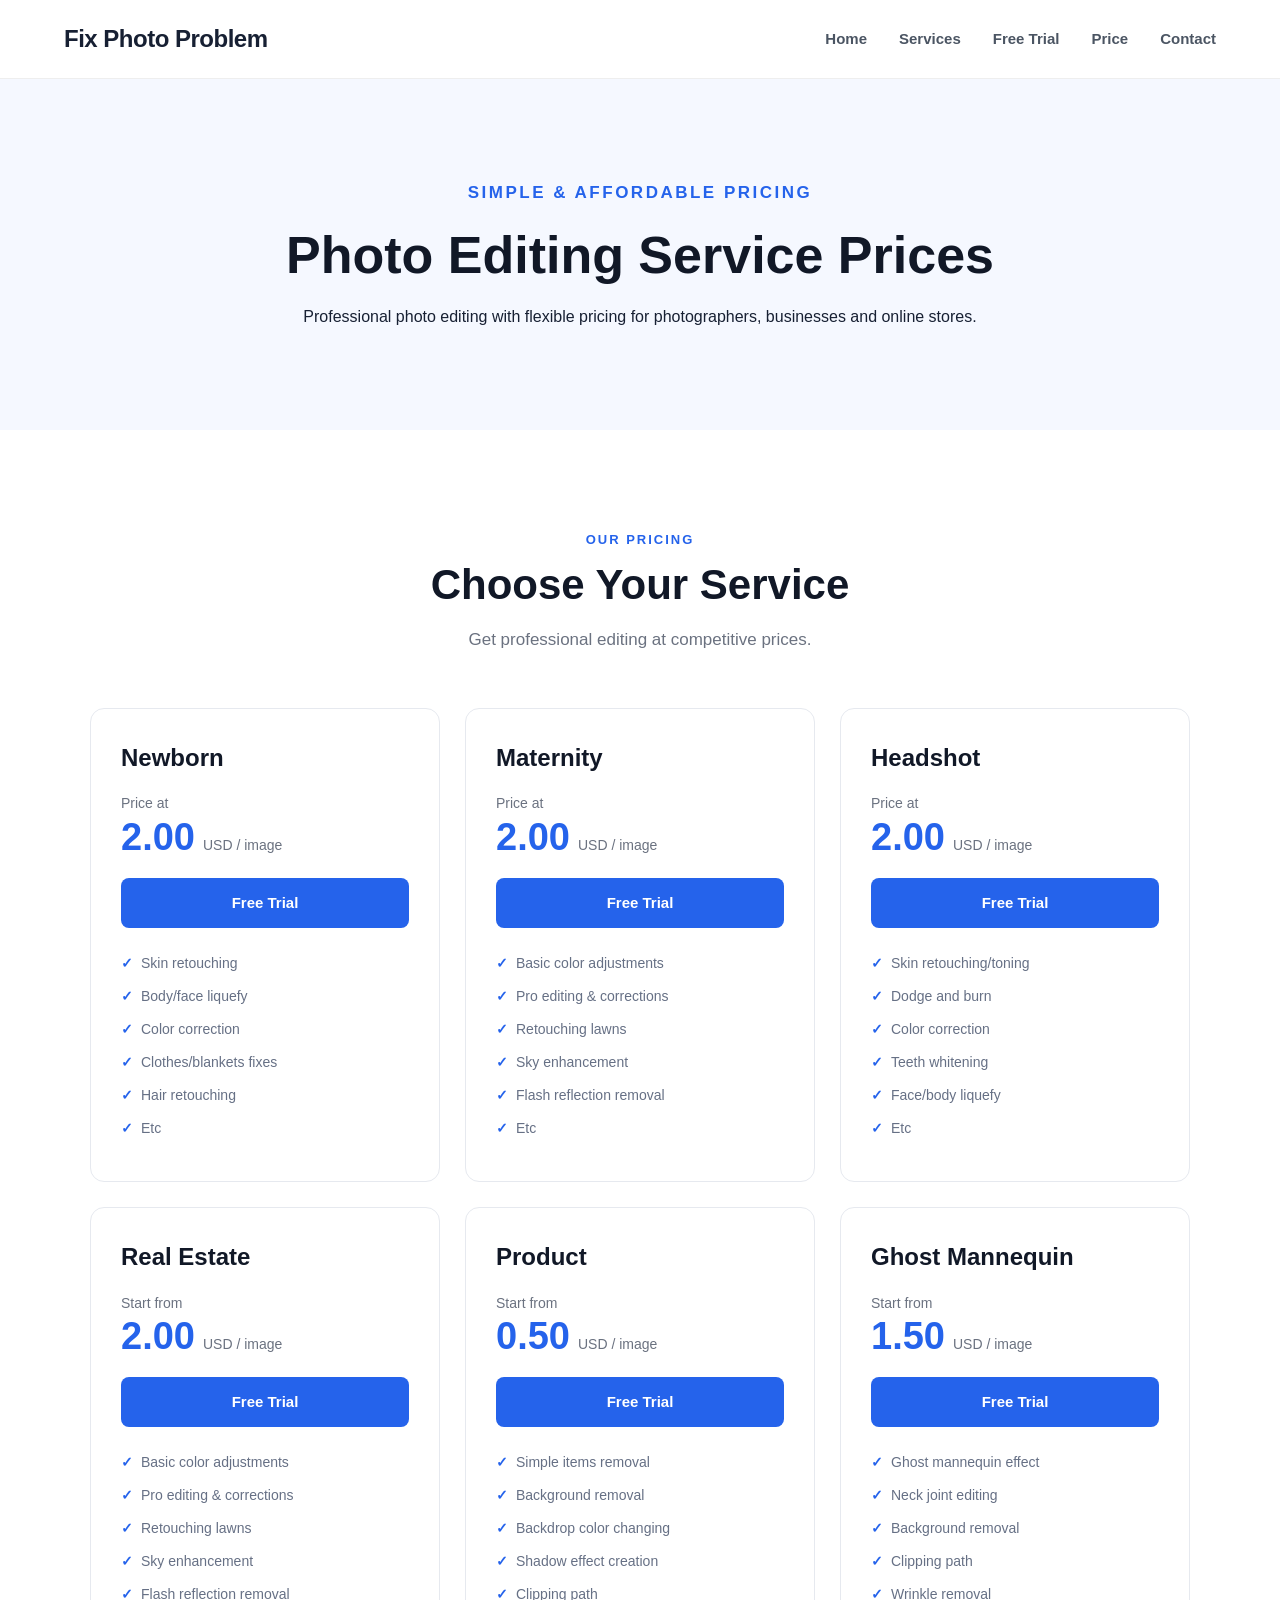
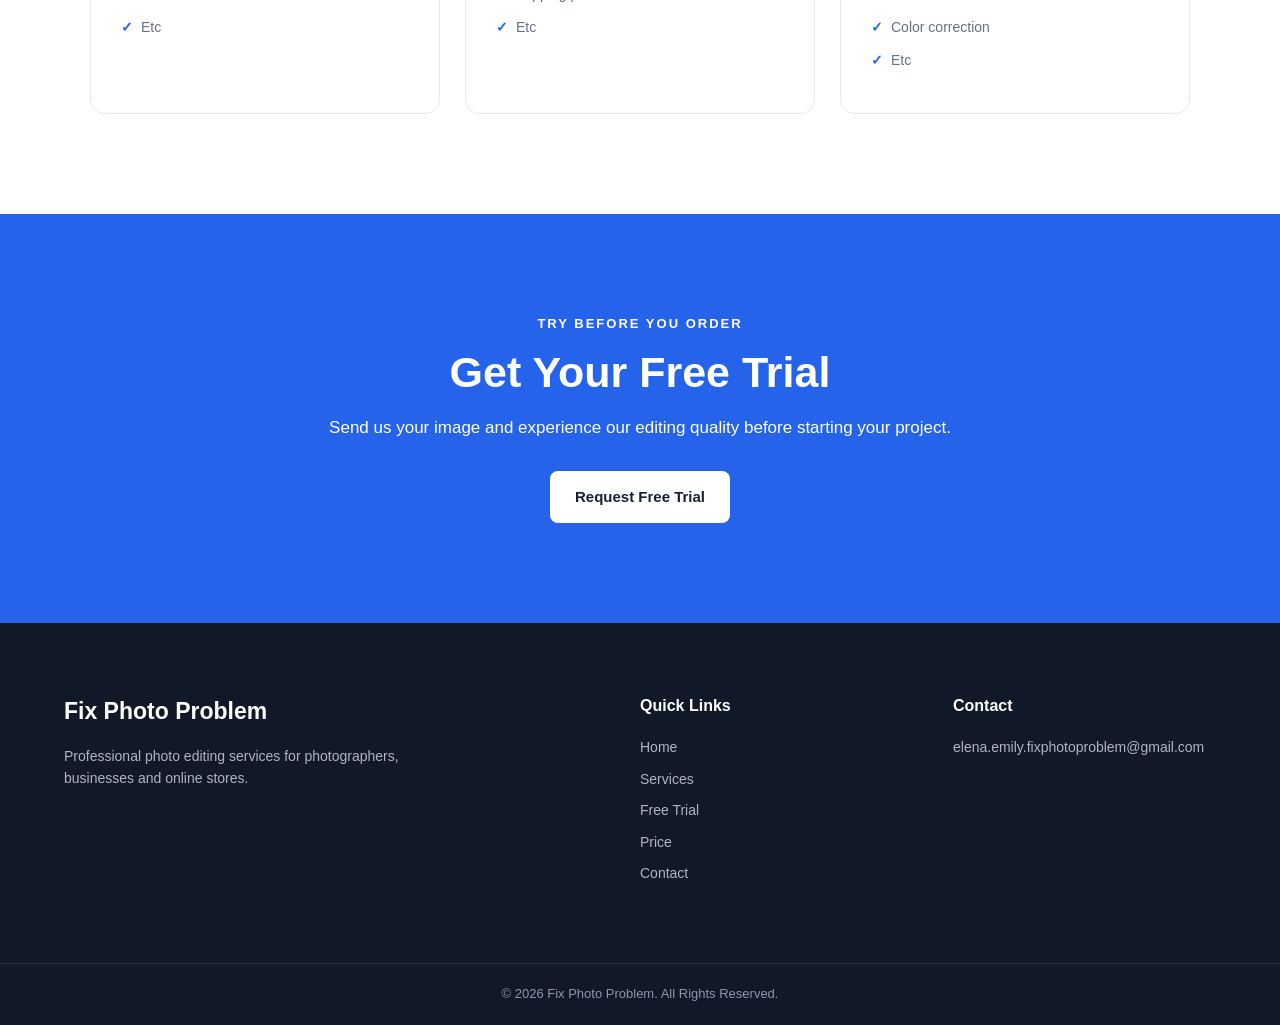
<file: price.html>
<!DOCTYPE html>
<html lang="en">

<head>

    <meta charset="UTF-8">
    <meta name="viewport" content="width=device-width, initial-scale=1.0">

    <title>Photo Editing Prices | Fix Photo Problem</title>

    <meta name="description"
        content="Affordable professional photo editing service prices for newborn, maternity, headshot, real estate, product and ghost mannequin photo editing.">

    <link rel="stylesheet" href="css/style.css">

</head>


<body>


<!-- ================================
     HEADER
================================ -->

<header class="header">

    <div class="container nav-container">

        <a href="index.html" class="logo">
            Fix Photo Problem
        </a>


        <nav class="navbar">

            <a href="index.html">
                Home
            </a>

            <a href="services.html">
                Services
            </a>

            <a href="free-trial.html">
                Free Trial
            </a>

            <a href="price.html">
                Price
            </a>

            <a href="contact.html">
                Contact
            </a>

        </nav>

    </div>

</header>



<!-- ================================
     PAGE HERO
================================ -->

<section class="page-hero">

    <div class="container">

        <p class="small-title">
            SIMPLE & AFFORDABLE PRICING
        </p>

        <h1>
            Photo Editing Service Prices
        </h1>

        <p>
            Professional photo editing with flexible pricing
            for photographers, businesses and online stores.
        </p>

    </div>

</section>



<!-- ================================
     PRICE SECTION
================================ -->

<section class="services-section">

    <div class="container">


        <div class="section-heading">

            <p>
                OUR PRICING
            </p>

            <h2>
                Choose Your Service
            </h2>

            <span>
                Get professional editing at competitive prices.
            </span>

        </div>



        <div class="price-grid">



            <!-- ================================
                 NEWBORN
            ================================= -->

            <div class="price-card">

                <h3>
                    Newborn
                </h3>

                <p class="price-label">
                    Price at
                </p>

                <div class="price">

                    <strong>
                        2.00
                    </strong>

                    <span>
                        USD / image
                    </span>

                </div>


                <a href="free-trial.html" class="price-btn">
                    Free Trial
                </a>


                <ul>

                    <li>Skin retouching</li>
                    <li>Body/face liquefy</li>
                    <li>Color correction</li>
                    <li>Clothes/blankets fixes</li>
                    <li>Hair retouching</li>
                    <li>Etc</li>

                </ul>

            </div>



            <!-- ================================
                 MATERNITY
            ================================= -->

            <div class="price-card">

                <h3>
                    Maternity
                </h3>

                <p class="price-label">
                    Price at
                </p>

                <div class="price">

                    <strong>
                        2.00
                    </strong>

                    <span>
                        USD / image
                    </span>

                </div>


                <a href="free-trial.html" class="price-btn">
                    Free Trial
                </a>


                <ul>

                    <li>Basic color adjustments</li>
                    <li>Pro editing & corrections</li>
                    <li>Retouching lawns</li>
                    <li>Sky enhancement</li>
                    <li>Flash reflection removal</li>
                    <li>Etc</li>

                </ul>

            </div>



            <!-- ================================
                 HEADSHOT
            ================================= -->

            <div class="price-card">

                <h3>
                    Headshot
                </h3>

                <p class="price-label">
                    Price at
                </p>

                <div class="price">

                    <strong>
                        2.00
                    </strong>

                    <span>
                        USD / image
                    </span>

                </div>


                <a href="free-trial.html" class="price-btn">
                    Free Trial
                </a>


                <ul>

                    <li>Skin retouching/toning</li>
                    <li>Dodge and burn</li>
                    <li>Color correction</li>
                    <li>Teeth whitening</li>
                    <li>Face/body liquefy</li>
                    <li>Etc</li>

                </ul>

            </div>



            <!-- ================================
                 REAL ESTATE
            ================================= -->

            <div class="price-card">

                <h3>
                    Real Estate
                </h3>

                <p class="price-label">
                    Start from
                </p>

                <div class="price">

                    <strong>
                        2.00
                    </strong>

                    <span>
                        USD / image
                    </span>

                </div>


                <a href="free-trial.html" class="price-btn">
                    Free Trial
                </a>


                <ul>

                    <li>Basic color adjustments</li>
                    <li>Pro editing & corrections</li>
                    <li>Retouching lawns</li>
                    <li>Sky enhancement</li>
                    <li>Flash reflection removal</li>
                    <li>Etc</li>

                </ul>

            </div>



            <!-- ================================
                 PRODUCT
            ================================= -->

            <div class="price-card">

                <h3>
                    Product
                </h3>

                <p class="price-label">
                    Start from
                </p>

                <div class="price">

                    <strong>
                        0.50
                    </strong>

                    <span>
                        USD / image
                    </span>

                </div>


                <a href="free-trial.html" class="price-btn">
                    Free Trial
                </a>


                <ul>

                    <li>Simple items removal</li>
                    <li>Background removal</li>
                    <li>Backdrop color changing</li>
                    <li>Shadow effect creation</li>
                    <li>Clipping path</li>
                    <li>Etc</li>

                </ul>

            </div>



            <!-- ================================
                 GHOST MANNEQUIN
            ================================= -->

            <div class="price-card">

                <h3>
                    Ghost Mannequin
                </h3>

                <p class="price-label">
                    Start from
                </p>

                <div class="price">

                    <strong>
                        1.50
                    </strong>

                    <span>
                        USD / image
                    </span>

                </div>


                <a href="free-trial.html" class="price-btn">
                    Free Trial
                </a>


                <ul>

                    <li>Ghost mannequin effect</li>
                    <li>Neck joint editing</li>
                    <li>Background removal</li>
                    <li>Clipping path</li>
                    <li>Wrinkle removal</li>
                    <li>Color correction</li>
                    <li>Etc</li>

                </ul>

            </div>


        </div>

    </div>

</section>



<!-- ================================
     CTA
================================ -->

<section class="trial-section">

    <div class="container trial-content">

        <p>
            TRY BEFORE YOU ORDER
        </p>

        <h2>
            Get Your Free Trial
        </h2>

        <span>
            Send us your image and experience our editing quality
            before starting your project.
        </span>

        <a href="free-trial.html" class="btn white-btn">
            Request Free Trial
        </a>

    </div>

</section>



<!-- ================================
     FOOTER
================================ -->

<footer class="footer">

    <div class="container footer-content">


        <div>

            <h3>
                Fix Photo Problem
            </h3>

            <p>
                Professional photo editing services for photographers,
                businesses and online stores.
            </p>

        </div>


        <div>

            <h4>
                Quick Links
            </h4>

            <a href="index.html">
                Home
            </a>

            <a href="services.html">
                Services
            </a>

            <a href="free-trial.html">
                Free Trial
            </a>

            <a href="price.html">
                Price
            </a>

            <a href="contact.html">
                Contact
            </a>

        </div>


        <div>

            <h4>
                Contact
            </h4>

            <p>
                elena.emily.fixphotoproblem@gmail.com
            </p>

        </div>

    </div>


    <div class="copyright">

        © 2026 Fix Photo Problem.
        All Rights Reserved.

    </div>

</footer>


</body>

</html>
</file>
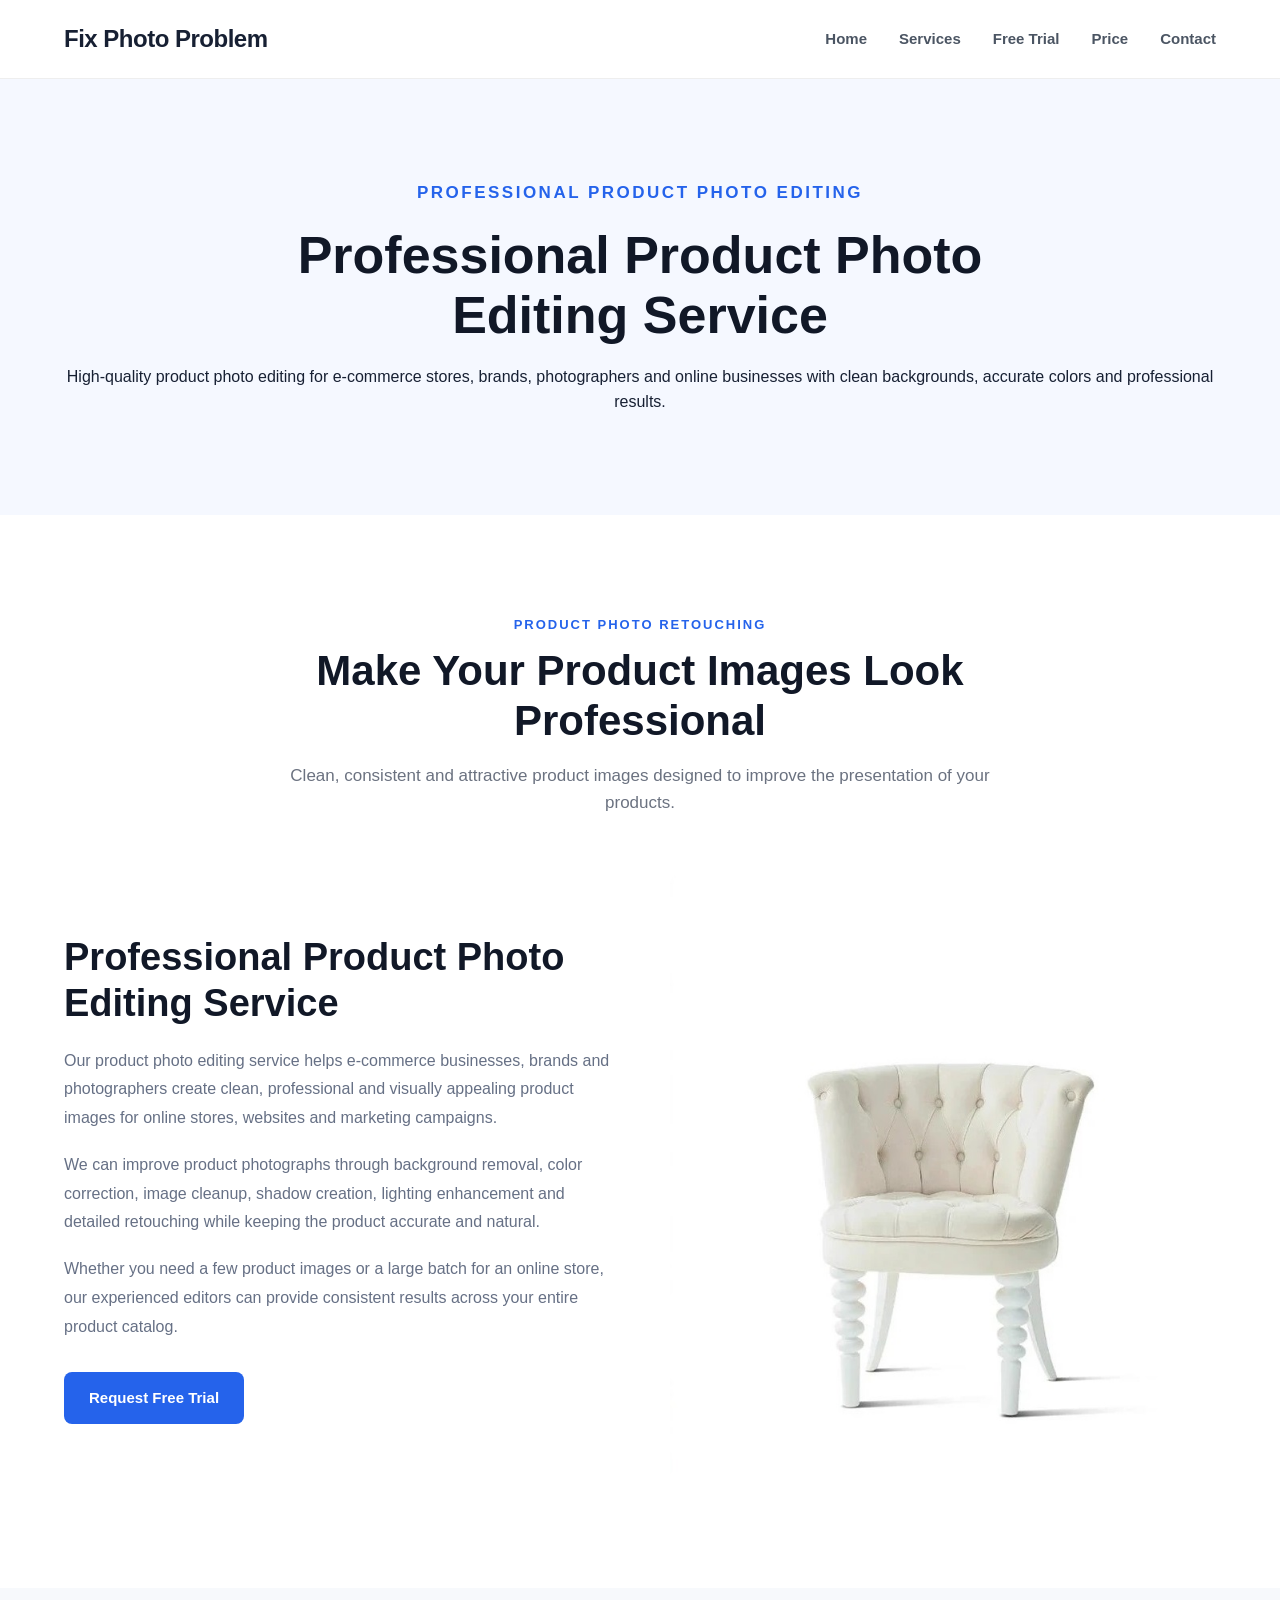
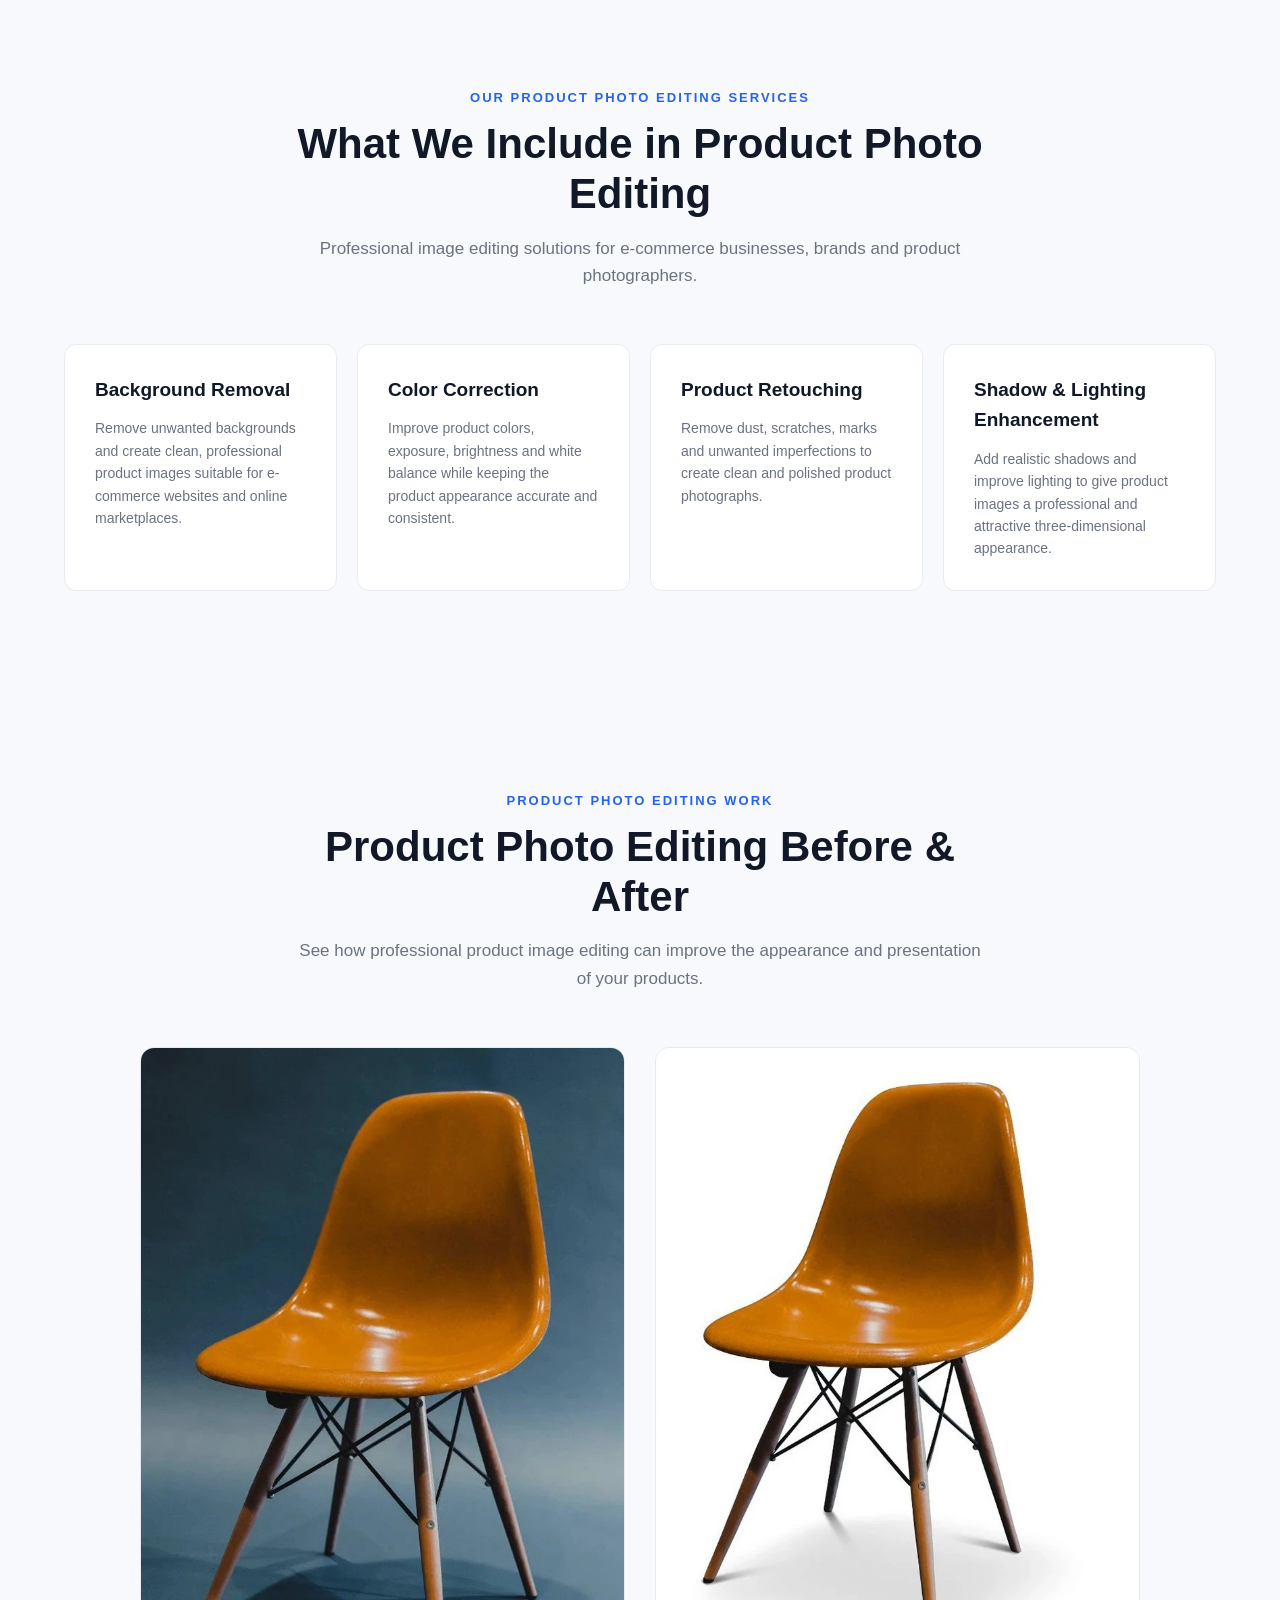
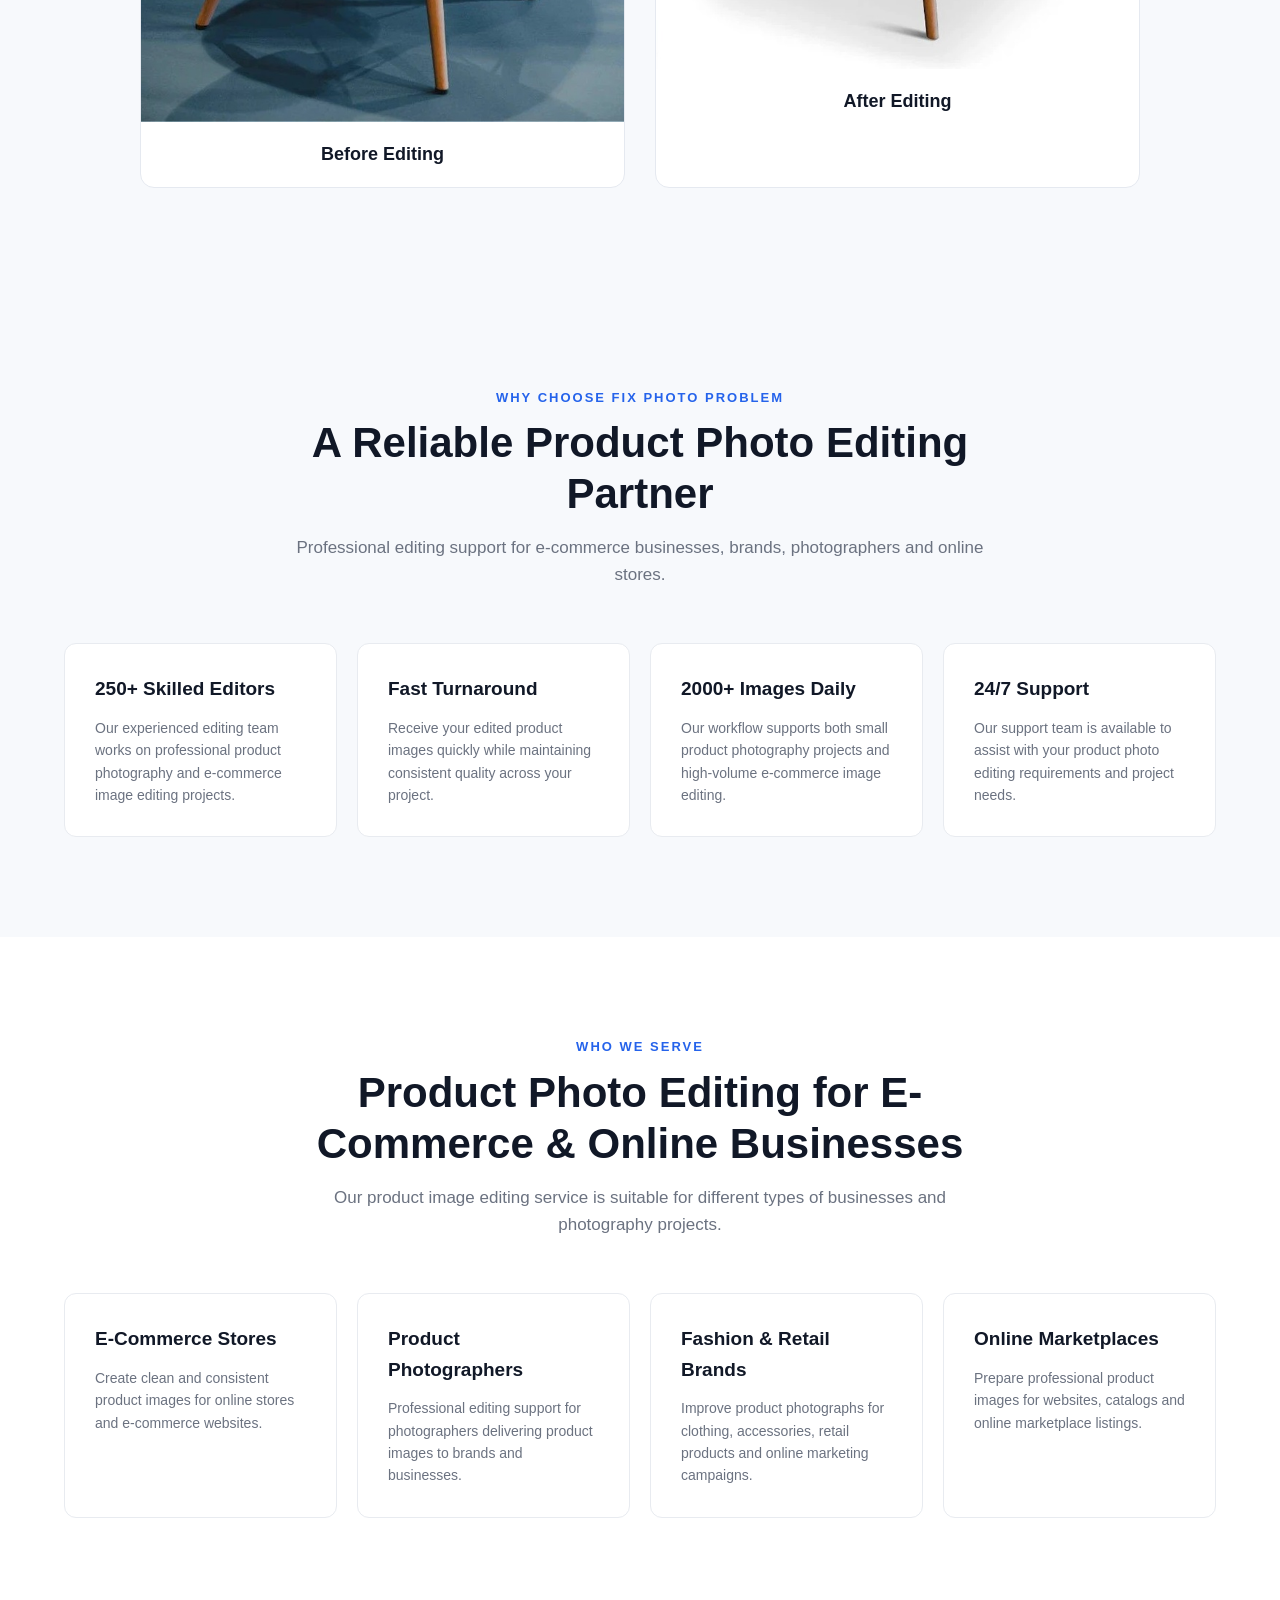
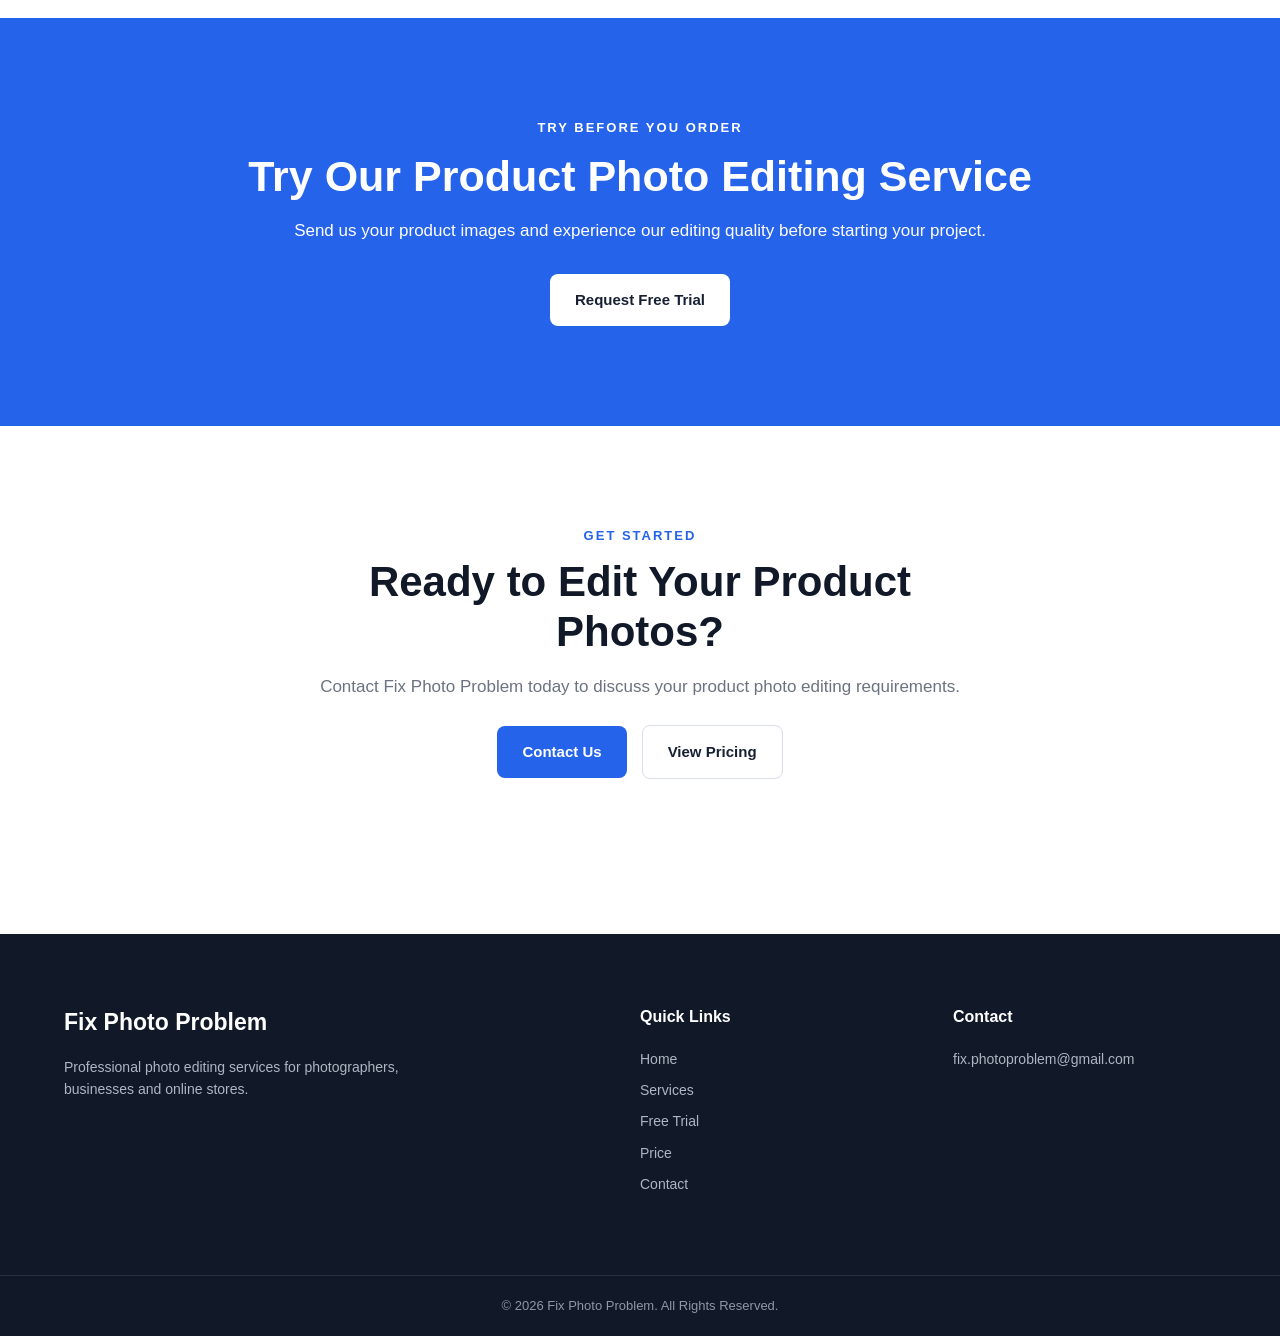
<file: product-photo-editing-service.html>
<!DOCTYPE html>
<html lang="en">

<head>

    <meta charset="UTF-8">

    <meta name="viewport" content="width=device-width, initial-scale=1.0">

    <title>Product Photo Editing Service | Professional Product Image Editing</title>

    <meta name="description"
        content="Professional product photo editing service for e-commerce businesses, brands and photographers. Background removal, color correction, image retouching, shadow creation and product photo enhancement. Request a free trial.">

    <meta name="keywords"
        content="product photo editing service, product image editing, e-commerce photo editing service, product photo retouching, product image retouching, professional product photo editing, online store photo editing">

    <link rel="canonical"
        href="https://fixphotoproblem.github.io/Professional-Photo-Editing-Service/product-photo-editing-service.html">

    <link rel="stylesheet" href="css/style.css">

</head>


<body>


<!-- ================================
     HEADER
================================ -->

<header class="header">

    <div class="container nav-container">

        <a href="index.html" class="logo">
            Fix Photo Problem
        </a>


        <nav class="navbar">

            <a href="index.html">Home</a>

            <a href="services.html">Services</a>

            <a href="free-trial.html">Free Trial</a>

            <a href="price.html">Price</a>

            <a href="contact.html">Contact</a>

        </nav>

    </div>

</header>



<!-- ================================
     PAGE HERO
================================ -->

<section class="page-hero">

    <div class="container">

        <p class="small-title">
            PROFESSIONAL PRODUCT PHOTO EDITING
        </p>

        <h1>
            Professional Product Photo Editing Service
        </h1>

        <p>
            High-quality product photo editing for e-commerce stores,
            brands, photographers and online businesses with clean
            backgrounds, accurate colors and professional results.
        </p>

    </div>

</section>



<!-- ================================
     SERVICE INTRODUCTION
================================ -->

<section class="services-section">

    <div class="container">

        <div class="section-heading">

            <p>
                PRODUCT PHOTO RETOUCHING
            </p>

            <h2>
                Make Your Product Images Look Professional
            </h2>

            <span>
                Clean, consistent and attractive product images
                designed to improve the presentation of your products.
            </span>

        </div>


        <div class="service-detail-grid">


            <div class="service-detail-content">

                <h2>
                    Professional Product Photo Editing Service
                </h2>

                <p>
                    Our product photo editing service helps e-commerce
                    businesses, brands and photographers create clean,
                    professional and visually appealing product images
                    for online stores, websites and marketing campaigns.
                </p>

                <p>
                    We can improve product photographs through background
                    removal, color correction, image cleanup, shadow
                    creation, lighting enhancement and detailed retouching
                    while keeping the product accurate and natural.
                </p>

                <p>
                    Whether you need a few product images or a large
                    batch for an online store, our experienced editors
                    can provide consistent results across your entire
                    product catalog.
                </p>

                <a href="free-trial.html" class="btn primary-btn">
                    Request Free Trial
                </a>

            </div>


            <div class="service-detail-image">

                <img
                    src="images/product-service.jpg"
                    alt="Professional product photo editing service for e-commerce"
                    loading="lazy"
                >

            </div>


        </div>

    </div>

</section>



<!-- ================================
     WHAT WE EDIT
================================ -->

<section class="why-section">

    <div class="container">

        <div class="section-heading">

            <p>
                OUR PRODUCT PHOTO EDITING SERVICES
            </p>

            <h2>
                What We Include in Product Photo Editing
            </h2>

            <span>
                Professional image editing solutions for e-commerce
                businesses, brands and product photographers.
            </span>

        </div>


        <div class="features-grid">


            <div class="feature">

                <h3>
                    Background Removal
                </h3>

                <p>
                    Remove unwanted backgrounds and create clean,
                    professional product images suitable for e-commerce
                    websites and online marketplaces.
                </p>

            </div>


            <div class="feature">

                <h3>
                    Color Correction
                </h3>

                <p>
                    Improve product colors, exposure, brightness and
                    white balance while keeping the product appearance
                    accurate and consistent.
                </p>

            </div>


            <div class="feature">

                <h3>
                    Product Retouching
                </h3>

                <p>
                    Remove dust, scratches, marks and unwanted
                    imperfections to create clean and polished
                    product photographs.
                </p>

            </div>


            <div class="feature">

                <h3>
                    Shadow & Lighting Enhancement
                </h3>

                <p>
                    Add realistic shadows and improve lighting to give
                    product images a professional and attractive
                    three-dimensional appearance.
                </p>

            </div>


        </div>

    </div>

</section>



<!-- ================================
     BEFORE AFTER
================================ -->

<section class="before-after-section">

    <div class="container">

        <div class="section-heading">

            <p>
                PRODUCT PHOTO EDITING WORK
            </p>

            <h2>
                Product Photo Editing Before & After
            </h2>

            <span>
                See how professional product image editing can improve
                the appearance and presentation of your products.
            </span>

        </div>


        <div class="before-after-grid">


            <div class="before-after-card">

                <div class="before-after-image">

                    <img
                        src="images/product-before.jpg"
                        alt="Product photograph before professional editing"
                        loading="lazy"
                    >

                </div>

                <h3>
                    Before Editing
                </h3>

            </div>


            <div class="before-after-card">

                <div class="before-after-image">

                    <img
                        src="images/product-after.jpg"
                        alt="Product photograph after professional photo editing"
                        loading="lazy"
                    >

                </div>

                <h3>
                    After Editing
                </h3>

            </div>


        </div>

    </div>

</section>



<!-- ================================
     WHY CHOOSE US
================================ -->

<section class="why-section">

    <div class="container">

        <div class="section-heading">

            <p>
                WHY CHOOSE FIX PHOTO PROBLEM
            </p>

            <h2>
                A Reliable Product Photo Editing Partner
            </h2>

            <span>
                Professional editing support for e-commerce businesses,
                brands, photographers and online stores.
            </span>

        </div>


        <div class="features-grid">


            <div class="feature">

                <h3>
                    250+ Skilled Editors
                </h3>

                <p>
                    Our experienced editing team works on professional
                    product photography and e-commerce image editing
                    projects.
                </p>

            </div>


            <div class="feature">

                <h3>
                    Fast Turnaround
                </h3>

                <p>
                    Receive your edited product images quickly while
                    maintaining consistent quality across your project.
                </p>

            </div>


            <div class="feature">

                <h3>
                    2000+ Images Daily
                </h3>

                <p>
                    Our workflow supports both small product photography
                    projects and high-volume e-commerce image editing.
                </p>

            </div>


            <div class="feature">

                <h3>
                    24/7 Support
                </h3>

                <p>
                    Our support team is available to assist with your
                    product photo editing requirements and project needs.
                </p>

            </div>


        </div>

    </div>

</section>



<!-- ================================
     WHO WE SERVE
================================ -->

<section class="services-section">

    <div class="container">

        <div class="section-heading">

            <p>
                WHO WE SERVE
            </p>

            <h2>
                Product Photo Editing for E-Commerce & Online Businesses
            </h2>

            <span>
                Our product image editing service is suitable for
                different types of businesses and photography projects.
            </span>

        </div>


        <div class="features-grid">


            <div class="feature">

                <h3>
                    E-Commerce Stores
                </h3>

                <p>
                    Create clean and consistent product images for
                    online stores and e-commerce websites.
                </p>

            </div>


            <div class="feature">

                <h3>
                    Product Photographers
                </h3>

                <p>
                    Professional editing support for photographers
                    delivering product images to brands and businesses.
                </p>

            </div>


            <div class="feature">

                <h3>
                    Fashion & Retail Brands
                </h3>

                <p>
                    Improve product photographs for clothing, accessories,
                    retail products and online marketing campaigns.
                </p>

            </div>


            <div class="feature">

                <h3>
                    Online Marketplaces
                </h3>

                <p>
                    Prepare professional product images for websites,
                    catalogs and online marketplace listings.
                </p>

            </div>


        </div>

    </div>

</section>



<!-- ================================
     FREE TRIAL
================================ -->

<section class="trial-section">

    <div class="container trial-content">

        <p>
            TRY BEFORE YOU ORDER
        </p>

        <h2>
            Try Our Product Photo Editing Service
        </h2>

        <span>
            Send us your product images and experience our editing
            quality before starting your project.
        </span>

        <a
            href="free-trial.html"
            class="btn white-btn"
        >
            Request Free Trial
        </a>

    </div>

</section>



<!-- ================================
     CONTACT CTA
================================ -->

<section class="services-section">

    <div class="container">

        <div class="section-heading">

            <p>
                GET STARTED
            </p>

            <h2>
                Ready to Edit Your Product Photos?
            </h2>

            <span>
                Contact Fix Photo Problem today to discuss your
                product photo editing requirements.
            </span>


            <div
                class="hero-buttons"
                style="justify-content:center; margin-top:25px;"
            >

                <a
                    href="contact.html"
                    class="btn primary-btn"
                >
                    Contact Us
                </a>

                <a
                    href="price.html"
                    class="btn secondary-btn"
                >
                    View Pricing
                </a>

            </div>

        </div>

    </div>

</section>



<!-- ================================
     FOOTER
================================ -->

<footer class="footer">

    <div class="container footer-content">


        <div>

            <h3>
                Fix Photo Problem
            </h3>

            <p>
                Professional photo editing services for photographers,
                businesses and online stores.
            </p>

        </div>


        <div>

            <h4>
                Quick Links
            </h4>

            <a href="index.html">
                Home
            </a>

            <a href="services.html">
                Services
            </a>

            <a href="free-trial.html">
                Free Trial
            </a>

            <a href="price.html">
                Price
            </a>

            <a href="contact.html">
                Contact
            </a>

        </div>


        <div>

            <h4>
                Contact
            </h4>

            <p>
                fix.photoproblem@gmail.com
            </p>

        </div>


    </div>


    <div class="copyright">

        © 2026 Fix Photo Problem.
        All Rights Reserved.

    </div>

</footer>


</body>

</html>
</file>
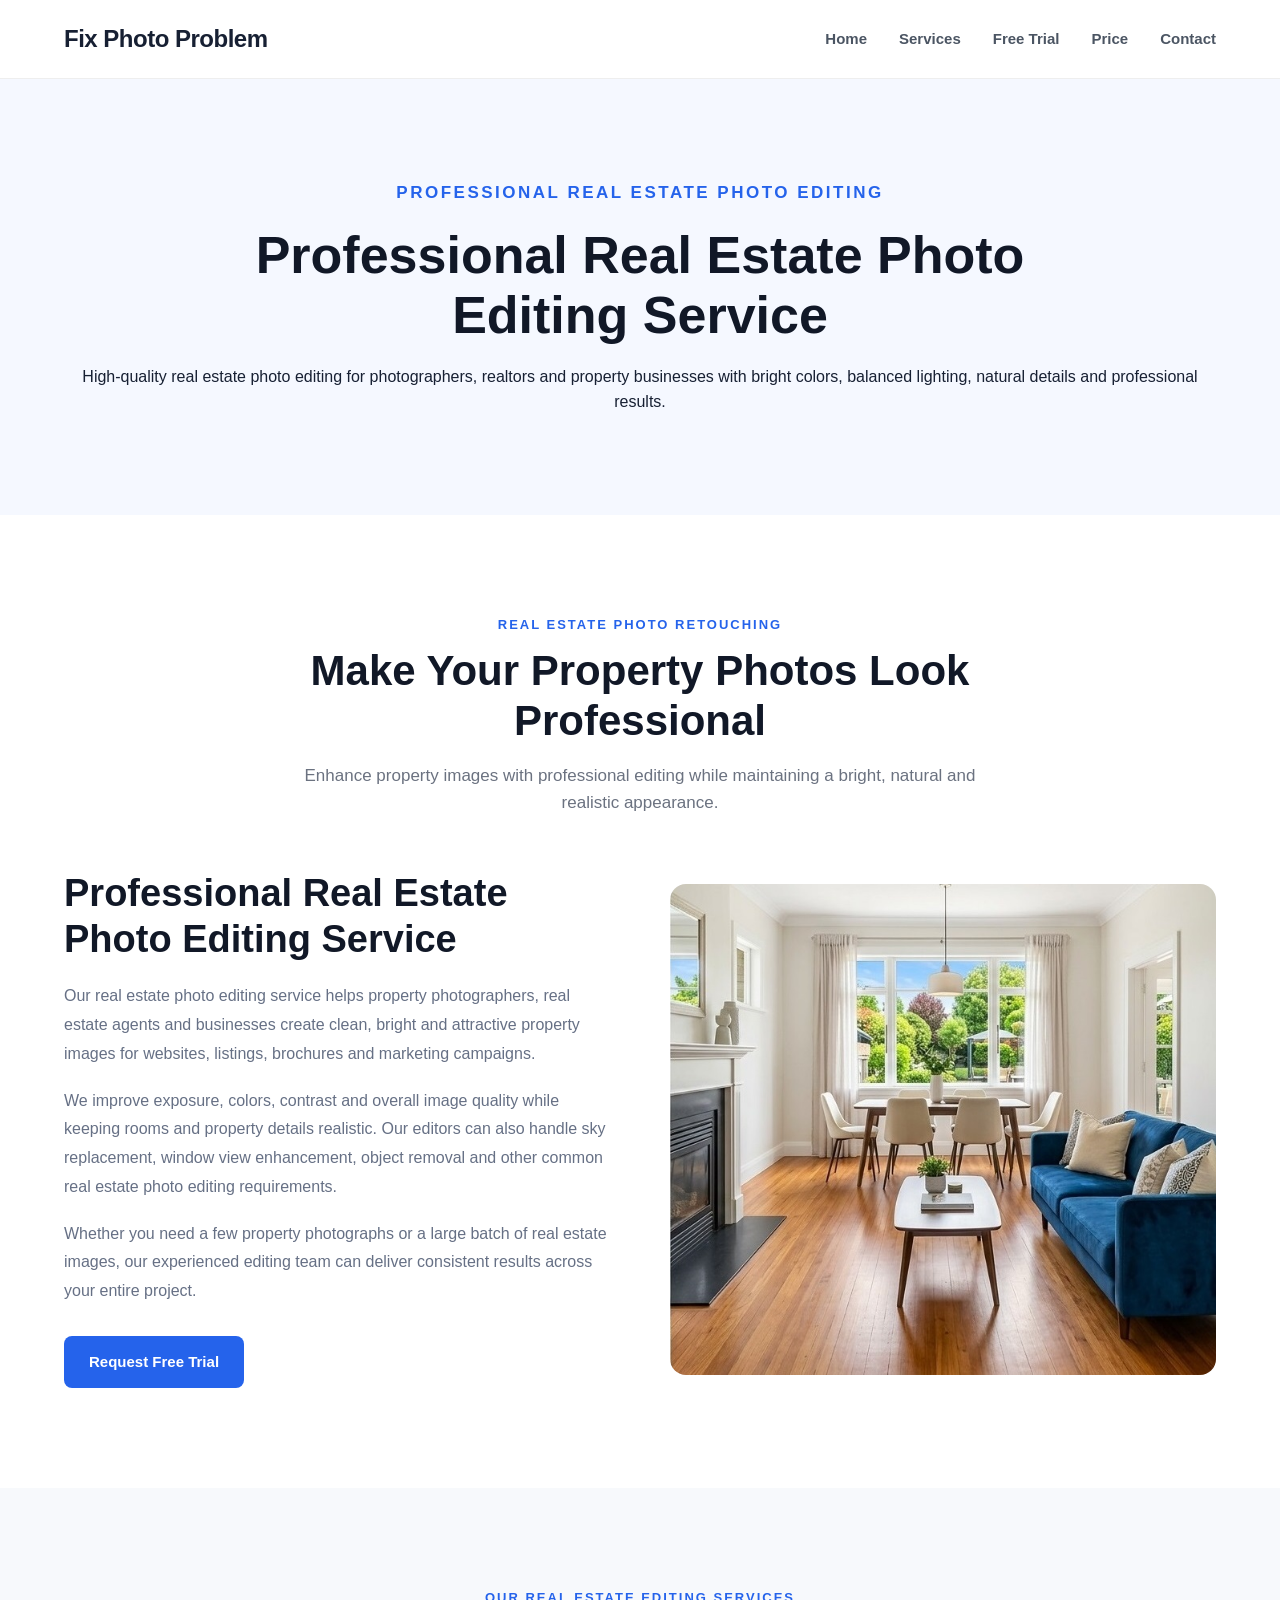
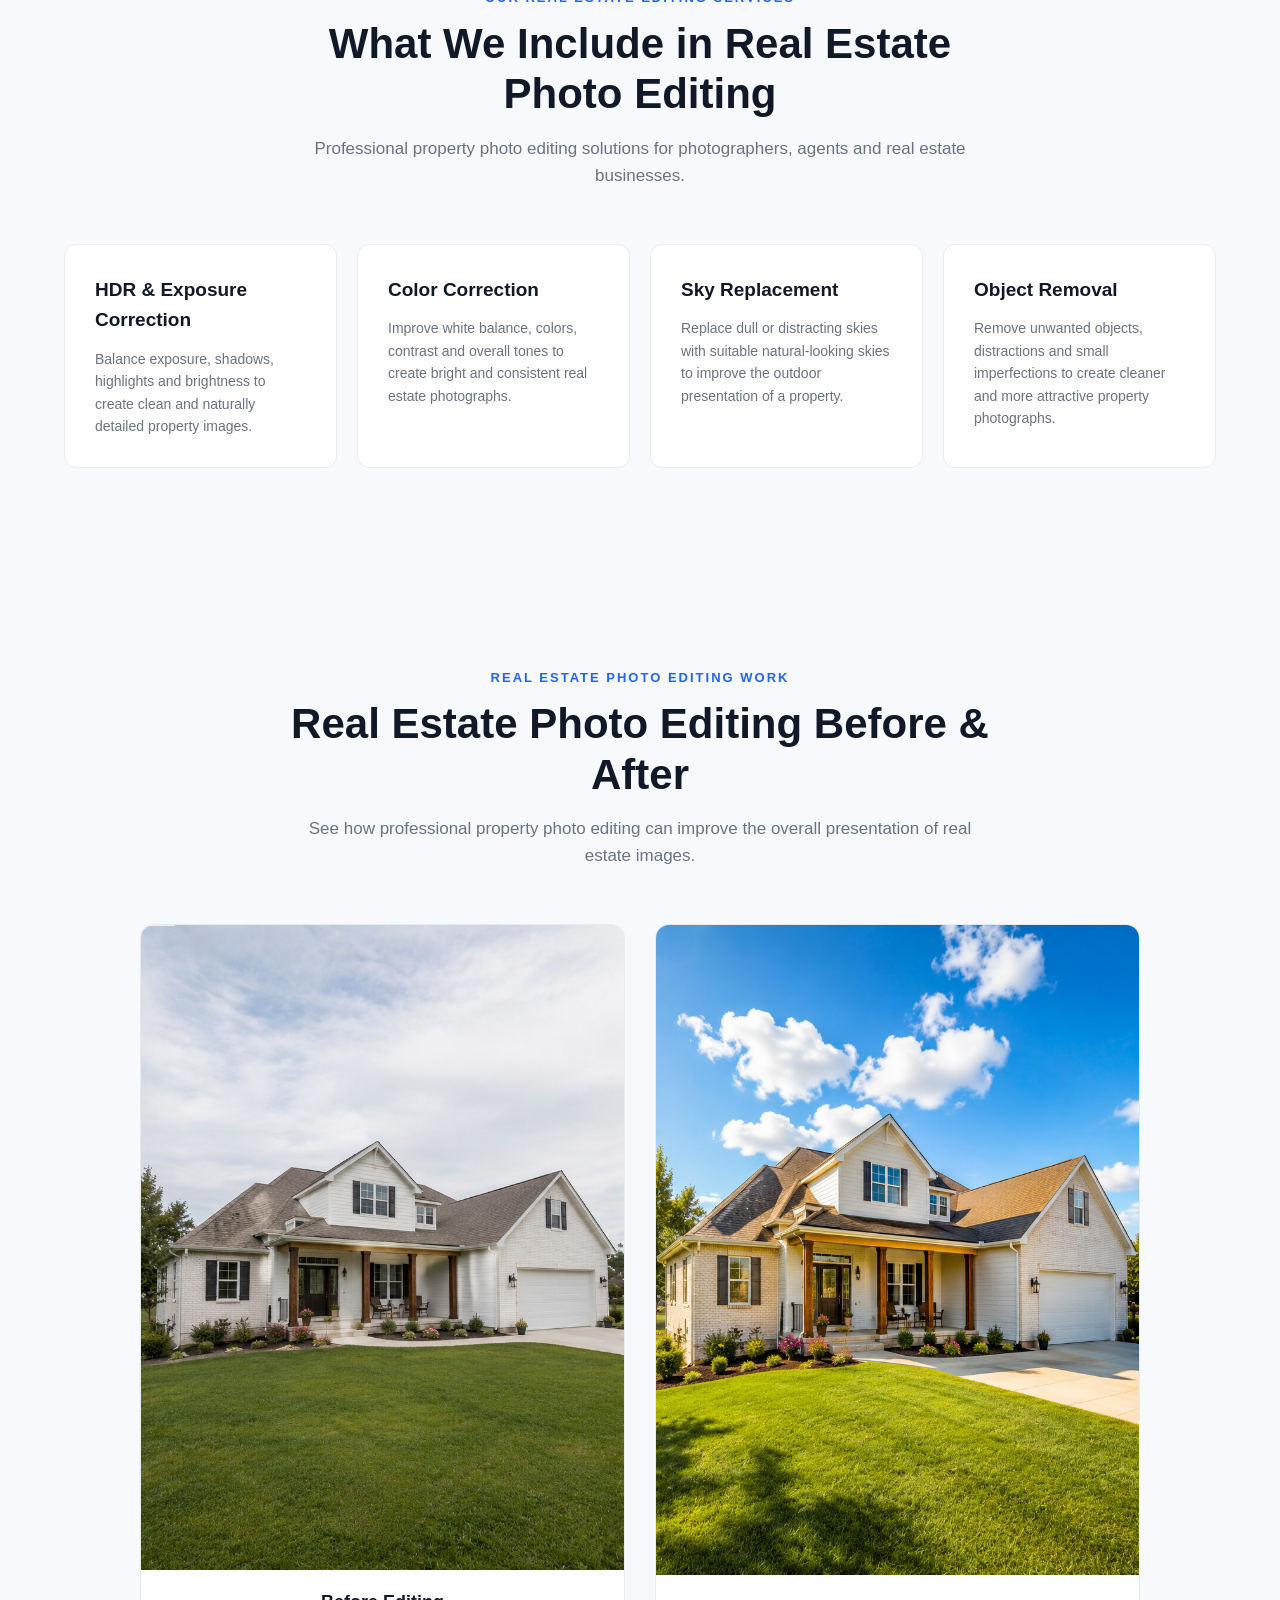
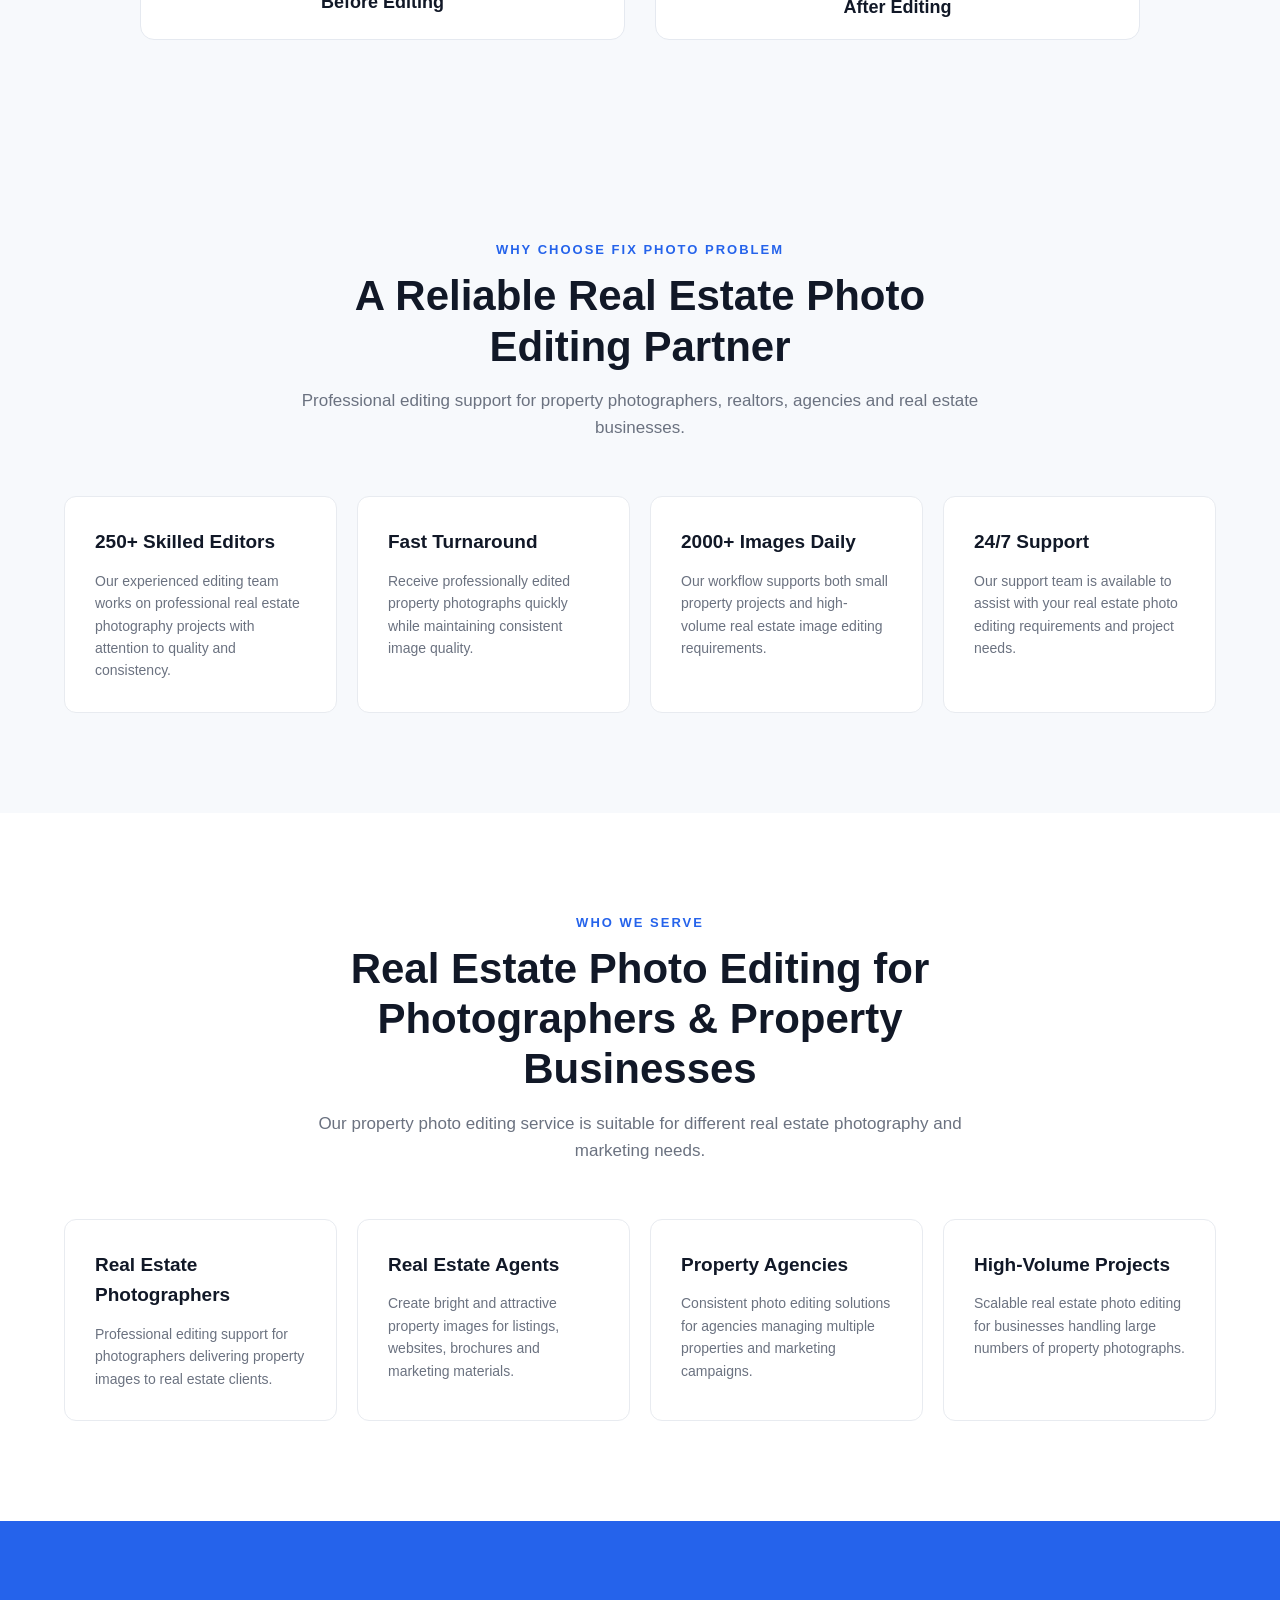
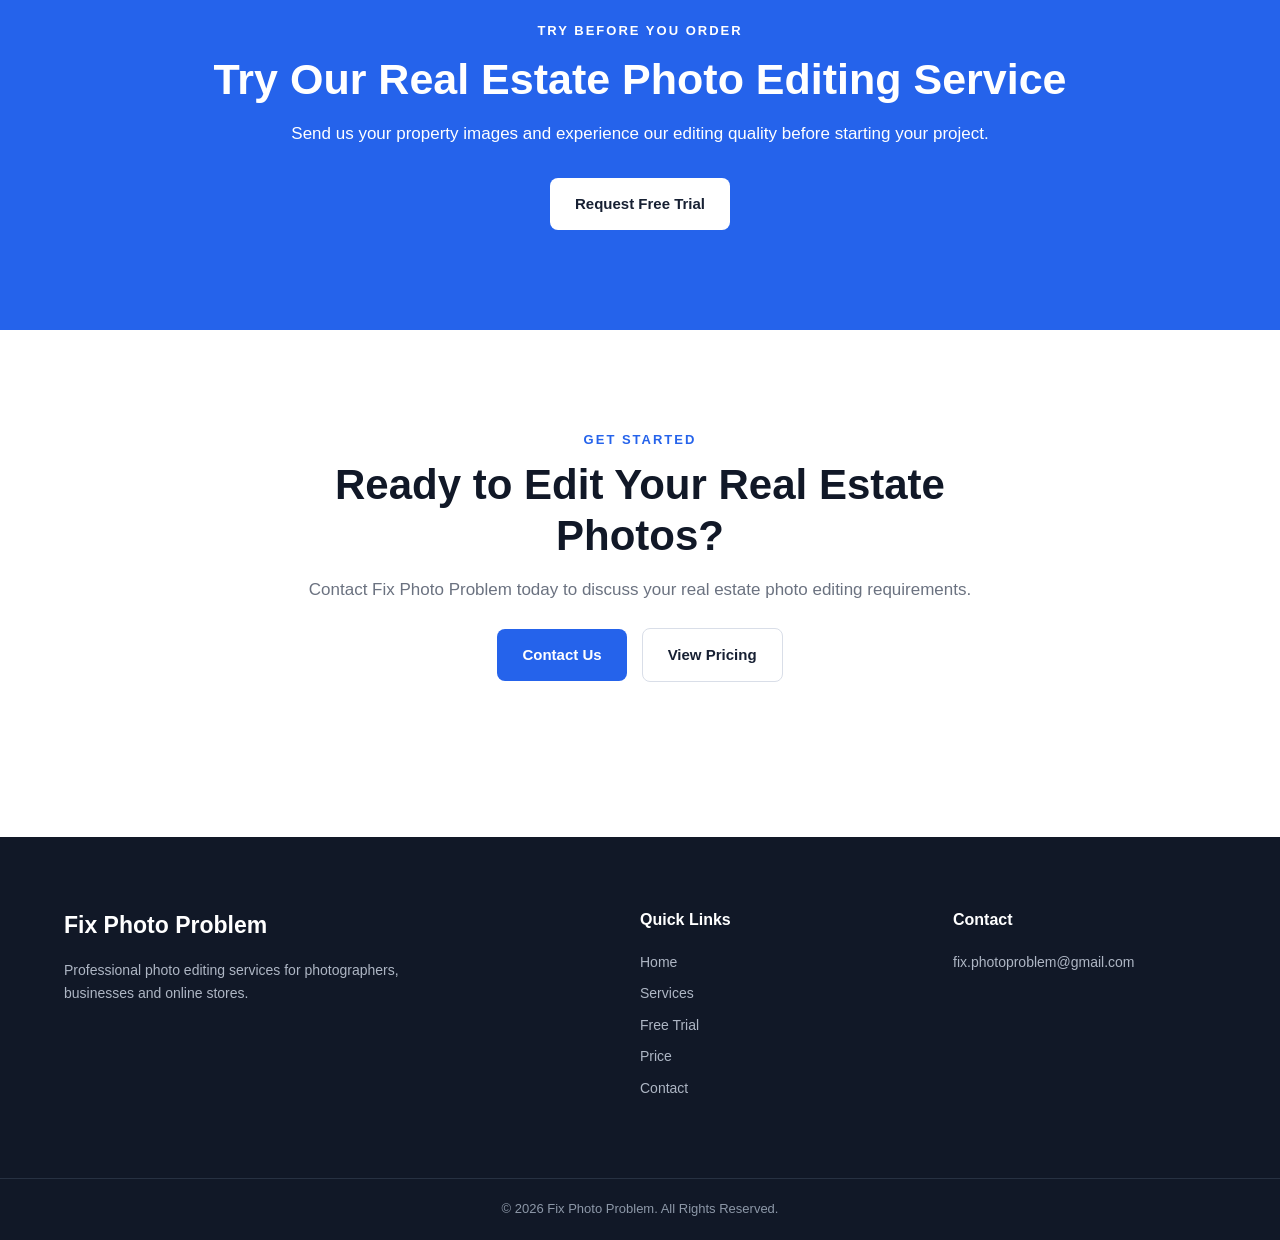
<file: real-estate-photo-editing-service.html>
<!DOCTYPE html>
<html lang="en">

<head>

    <meta charset="UTF-8">

    <meta name="viewport" content="width=device-width, initial-scale=1.0">

    <title>Real Estate Photo Editing Service | Professional Property Photo Editing</title>

    <meta name="description"
        content="Professional real estate photo editing service for photographers, realtors and property businesses. HDR enhancement, color correction, sky replacement, window views, object removal and professional property photo retouching. Request a free trial.">

    <meta name="keywords"
        content="real estate photo editing service, real estate photo editing, property photo editing service, real estate photo retouching, property photo retouching, real estate image editing, HDR real estate photo editing">

    <link rel="canonical"
        href="https://fixphotoproblem.github.io/Professional-Photo-Editing-Service/real-estate-photo-editing-service.html">

    <link rel="stylesheet" href="css/style.css">

</head>


<body>


<!-- ================================
     HEADER
================================ -->

<header class="header">

    <div class="container nav-container">

        <a href="index.html" class="logo">
            Fix Photo Problem
        </a>


        <nav class="navbar">

            <a href="index.html">Home</a>

            <a href="services.html">Services</a>

            <a href="free-trial.html">Free Trial</a>

            <a href="price.html">Price</a>

            <a href="contact.html">Contact</a>

        </nav>

    </div>

</header>



<!-- ================================
     PAGE HERO
================================ -->

<section class="page-hero">

    <div class="container">

        <p class="small-title">
            PROFESSIONAL REAL ESTATE PHOTO EDITING
        </p>

        <h1>
            Professional Real Estate Photo Editing Service
        </h1>

        <p>
            High-quality real estate photo editing for photographers,
            realtors and property businesses with bright colors,
            balanced lighting, natural details and professional results.
        </p>

    </div>

</section>



<!-- ================================
     SERVICE INTRODUCTION
================================ -->

<section class="services-section">

    <div class="container">

        <div class="section-heading">

            <p>
                REAL ESTATE PHOTO RETOUCHING
            </p>

            <h2>
                Make Your Property Photos Look Professional
            </h2>

            <span>
                Enhance property images with professional editing
                while maintaining a bright, natural and realistic appearance.
            </span>

        </div>


        <div class="service-detail-grid">


            <div class="service-detail-content">

                <h2>
                    Professional Real Estate Photo Editing Service
                </h2>

                <p>
                    Our real estate photo editing service helps property
                    photographers, real estate agents and businesses create
                    clean, bright and attractive property images for
                    websites, listings, brochures and marketing campaigns.
                </p>

                <p>
                    We improve exposure, colors, contrast and overall
                    image quality while keeping rooms and property details
                    realistic. Our editors can also handle sky replacement,
                    window view enhancement, object removal and other
                    common real estate photo editing requirements.
                </p>

                <p>
                    Whether you need a few property photographs or a
                    large batch of real estate images, our experienced
                    editing team can deliver consistent results across
                    your entire project.
                </p>

                <a href="free-trial.html" class="btn primary-btn">
                    Request Free Trial
                </a>

            </div>


            <div class="service-detail-image">

                <img
                    src="images/real-estate-service.jpg"
                    alt="Professional real estate photo editing service"
                    loading="lazy"
                >

            </div>


        </div>

    </div>

</section>



<!-- ================================
     WHAT WE EDIT
================================ -->

<section class="why-section">

    <div class="container">

        <div class="section-heading">

            <p>
                OUR REAL ESTATE EDITING SERVICES
            </p>

            <h2>
                What We Include in Real Estate Photo Editing
            </h2>

            <span>
                Professional property photo editing solutions for
                photographers, agents and real estate businesses.
            </span>

        </div>


        <div class="features-grid">


            <div class="feature">

                <h3>
                    HDR & Exposure Correction
                </h3>

                <p>
                    Balance exposure, shadows, highlights and brightness
                    to create clean and naturally detailed property images.
                </p>

            </div>


            <div class="feature">

                <h3>
                    Color Correction
                </h3>

                <p>
                    Improve white balance, colors, contrast and overall
                    tones to create bright and consistent real estate
                    photographs.
                </p>

            </div>


            <div class="feature">

                <h3>
                    Sky Replacement
                </h3>

                <p>
                    Replace dull or distracting skies with suitable
                    natural-looking skies to improve the outdoor
                    presentation of a property.
                </p>

            </div>


            <div class="feature">

                <h3>
                    Object Removal
                </h3>

                <p>
                    Remove unwanted objects, distractions and small
                    imperfections to create cleaner and more attractive
                    property photographs.
                </p>

            </div>


        </div>

    </div>

</section>



<!-- ================================
     BEFORE AFTER
================================ -->

<section class="before-after-section">

    <div class="container">

        <div class="section-heading">

            <p>
                REAL ESTATE PHOTO EDITING WORK
            </p>

            <h2>
                Real Estate Photo Editing Before & After
            </h2>

            <span>
                See how professional property photo editing can
                improve the overall presentation of real estate images.
            </span>

        </div>


        <div class="before-after-grid">


            <div class="before-after-card">

                <div class="before-after-image">

                    <img
                        src="images/real-estate-before.jpg"
                        alt="Real estate property photo before professional editing"
                        loading="lazy"
                    >

                </div>

                <h3>
                    Before Editing
                </h3>

            </div>


            <div class="before-after-card">

                <div class="before-after-image">

                    <img
                        src="images/real-estate-after.jpg"
                        alt="Real estate property photo after professional editing"
                        loading="lazy"
                    >

                </div>

                <h3>
                    After Editing
                </h3>

            </div>


        </div>

    </div>

</section>



<!-- ================================
     WHY CHOOSE US
================================ -->

<section class="why-section">

    <div class="container">

        <div class="section-heading">

            <p>
                WHY CHOOSE FIX PHOTO PROBLEM
            </p>

            <h2>
                A Reliable Real Estate Photo Editing Partner
            </h2>

            <span>
                Professional editing support for property photographers,
                realtors, agencies and real estate businesses.
            </span>

        </div>


        <div class="features-grid">


            <div class="feature">

                <h3>
                    250+ Skilled Editors
                </h3>

                <p>
                    Our experienced editing team works on professional
                    real estate photography projects with attention to
                    quality and consistency.
                </p>

            </div>


            <div class="feature">

                <h3>
                    Fast Turnaround
                </h3>

                <p>
                    Receive professionally edited property photographs
                    quickly while maintaining consistent image quality.
                </p>

            </div>


            <div class="feature">

                <h3>
                    2000+ Images Daily
                </h3>

                <p>
                    Our workflow supports both small property projects
                    and high-volume real estate image editing requirements.
                </p>

            </div>


            <div class="feature">

                <h3>
                    24/7 Support
                </h3>

                <p>
                    Our support team is available to assist with your
                    real estate photo editing requirements and project needs.
                </p>

            </div>


        </div>

    </div>

</section>



<!-- ================================
     WHO WE SERVE
================================ -->

<section class="services-section">

    <div class="container">

        <div class="section-heading">

            <p>
                WHO WE SERVE
            </p>

            <h2>
                Real Estate Photo Editing for Photographers & Property Businesses
            </h2>

            <span>
                Our property photo editing service is suitable for
                different real estate photography and marketing needs.
            </span>

        </div>


        <div class="features-grid">


            <div class="feature">

                <h3>
                    Real Estate Photographers
                </h3>

                <p>
                    Professional editing support for photographers
                    delivering property images to real estate clients.
                </p>

            </div>


            <div class="feature">

                <h3>
                    Real Estate Agents
                </h3>

                <p>
                    Create bright and attractive property images for
                    listings, websites, brochures and marketing materials.
                </p>

            </div>


            <div class="feature">

                <h3>
                    Property Agencies
                </h3>

                <p>
                    Consistent photo editing solutions for agencies
                    managing multiple properties and marketing campaigns.
                </p>

            </div>


            <div class="feature">

                <h3>
                    High-Volume Projects
                </h3>

                <p>
                    Scalable real estate photo editing for businesses
                    handling large numbers of property photographs.
                </p>

            </div>


        </div>

    </div>

</section>



<!-- ================================
     FREE TRIAL
================================ -->

<section class="trial-section">

    <div class="container trial-content">

        <p>
            TRY BEFORE YOU ORDER
        </p>

        <h2>
            Try Our Real Estate Photo Editing Service
        </h2>

        <span>
            Send us your property images and experience our editing
            quality before starting your project.
        </span>

        <a
            href="free-trial.html"
            class="btn white-btn"
        >
            Request Free Trial
        </a>

    </div>

</section>



<!-- ================================
     CONTACT CTA
================================ -->

<section class="services-section">

    <div class="container">

        <div class="section-heading">

            <p>
                GET STARTED
            </p>

            <h2>
                Ready to Edit Your Real Estate Photos?
            </h2>

            <span>
                Contact Fix Photo Problem today to discuss your
                real estate photo editing requirements.
            </span>


            <div
                class="hero-buttons"
                style="justify-content:center; margin-top:25px;"
            >

                <a
                    href="contact.html"
                    class="btn primary-btn"
                >
                    Contact Us
                </a>

                <a
                    href="price.html"
                    class="btn secondary-btn"
                >
                    View Pricing
                </a>

            </div>

        </div>

    </div>

</section>



<!-- ================================
     FOOTER
================================ -->

<footer class="footer">

    <div class="container footer-content">


        <div>

            <h3>
                Fix Photo Problem
            </h3>

            <p>
                Professional photo editing services for photographers,
                businesses and online stores.
            </p>

        </div>


        <div>

            <h4>
                Quick Links
            </h4>

            <a href="index.html">
                Home
            </a>

            <a href="services.html">
                Services
            </a>

            <a href="free-trial.html">
                Free Trial
            </a>

            <a href="price.html">
                Price
            </a>

            <a href="contact.html">
                Contact
            </a>

        </div>


        <div>

            <h4>
                Contact
            </h4>

            <p>
                fix.photoproblem@gmail.com
            </p>

        </div>


    </div>


    <div class="copyright">

        © 2026 Fix Photo Problem.
        All Rights Reserved.

    </div>

</footer>


</body>

</html>
</file>
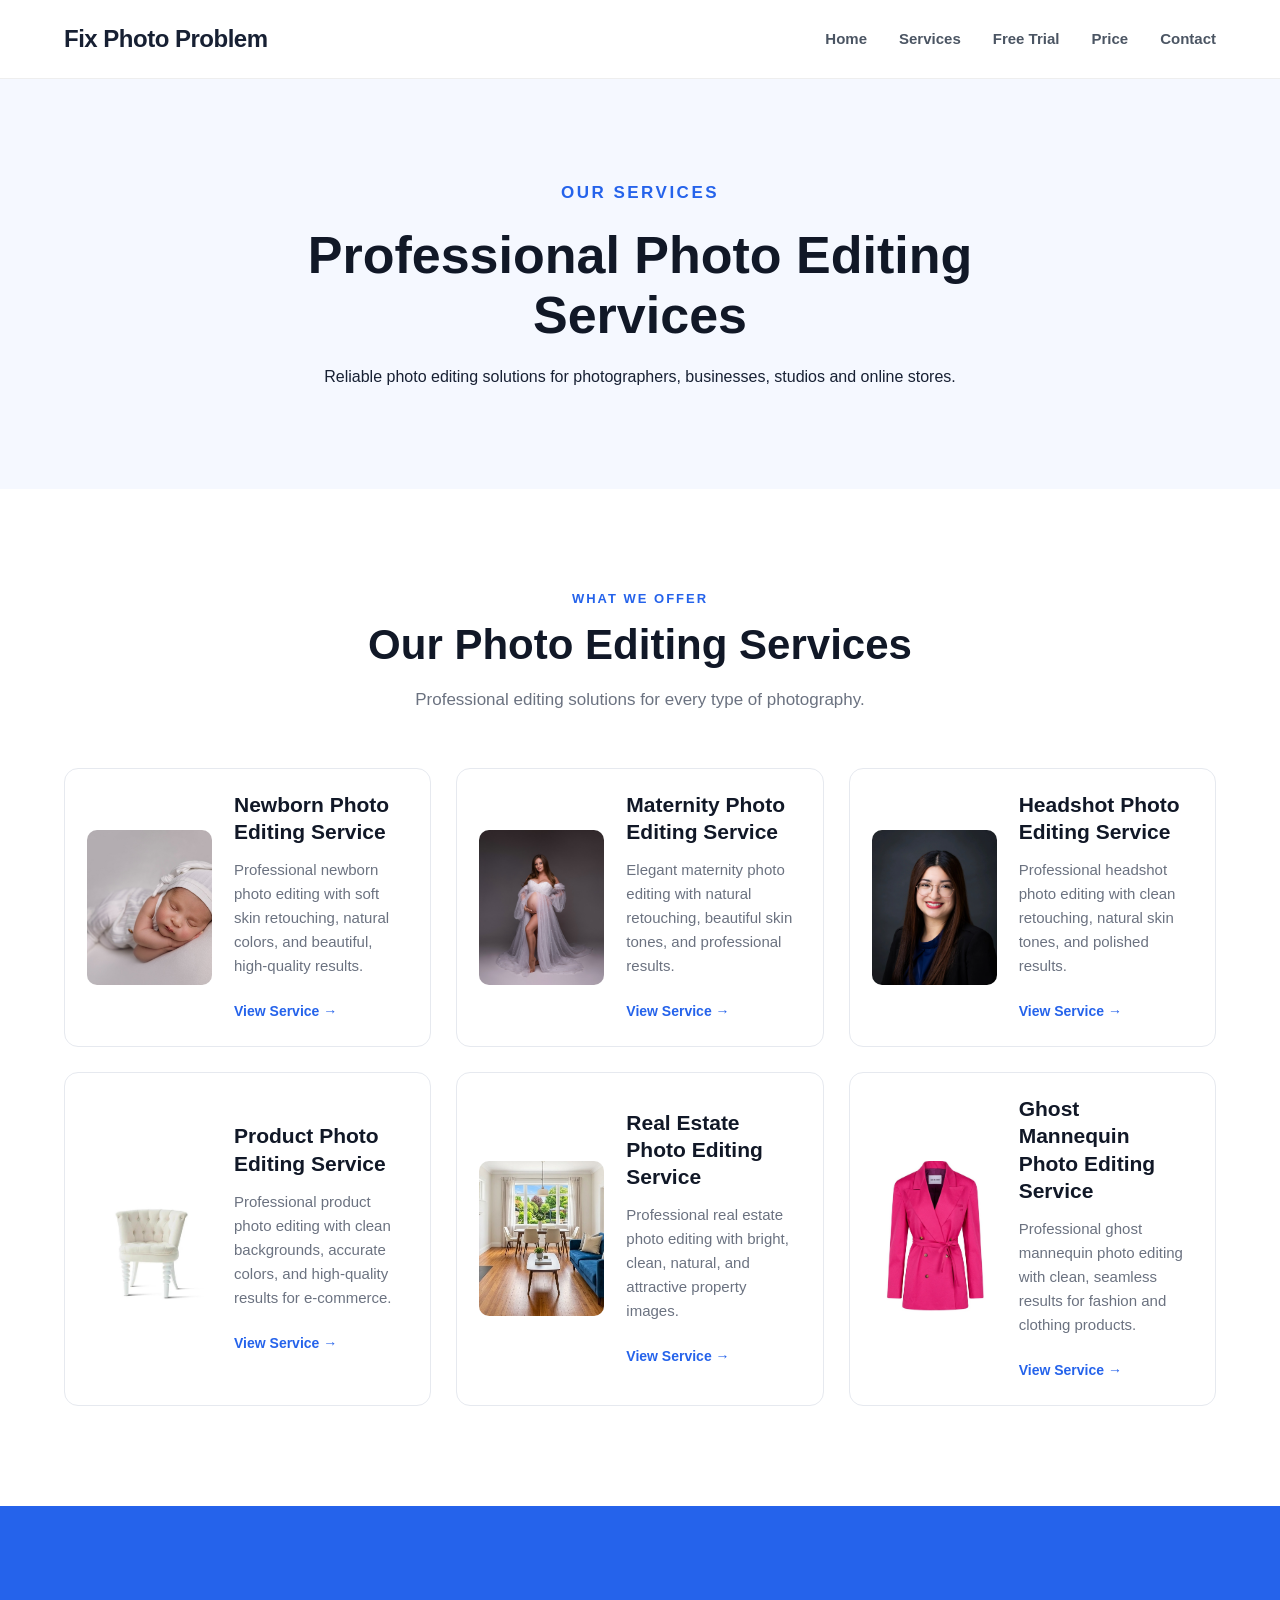
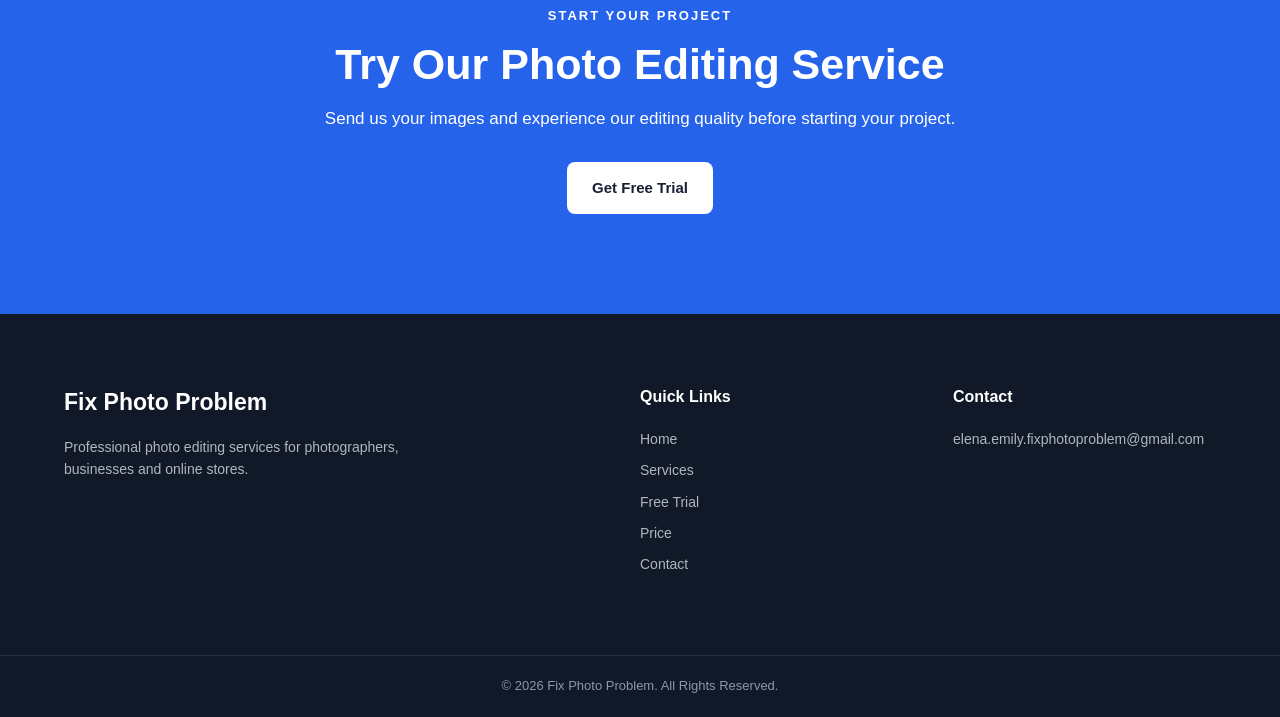
<file: services.html>
<!DOCTYPE html>
<html lang="en">
<head>
    <meta charset="UTF-8">
    <meta name="viewport" content="width=device-width, initial-scale=1.0">

    <title>Photo Editing Services | Fix Photo Problem</title>

    <link rel="stylesheet" href="css/style.css">
</head>

<body>

<!-- HEADER -->

<header class="header">

    <div class="container nav-container">

        <a href="index.html" class="logo">
            Fix Photo Problem
        </a>

        <nav class="navbar">

            <a href="index.html">Home</a>

            <a href="services.html">Services</a>

            <a href="free-trial.html">Free Trial</a>

            <a href="price.html">Price</a>

            <a href="contact.html">Contact</a>

        </nav>

    </div>

</header>


<!-- PAGE HERO -->

<section class="page-hero">

    <div class="container">

        <p class="small-title">
            OUR SERVICES
        </p>

        <h1>
            Professional Photo Editing Services
        </h1>

        <p>
            Reliable photo editing solutions for photographers,
            businesses, studios and online stores.
        </p>

    </div>

</section>


<!-- SERVICES -->

<section class="services-section">

    <div class="container">


        <div class="section-heading">

            <p>
                WHAT WE OFFER
            </p>

            <h2>
                Our Photo Editing Services
            </h2>

            <span>
                Professional editing solutions for every type of photography.
            </span>

        </div>



        <div class="service-grid">



            <!-- ================================
                 01 NEWBORN
            ================================= -->

            <div class="service-card">

                <div class="service-image">

                    <img
                        src="images/newborn-service.jpg"
                        alt="Newborn Photo Editing Service"
                    >

                </div>


                <div class="service-info">

                    <div class="service-number">
                        01
                    </div>

                    <h3>
                        Newborn Photo Editing Service
                    </h3>

                    <p>
                        Professional newborn photo editing with soft skin
                        retouching, natural colors, and beautiful,
                        high-quality results.
                    </p>

                    <a
                        href="newborn-photo-editing-service.html"
                        class="service-link"
                    >
                        View Service →
                    </a>

                </div>

            </div>



            <!-- ================================
                 02 MATERNITY
            ================================= -->

            <div class="service-card">

                <div class="service-image">

                    <img
                        src="images/maternity-service.jpg"
                        alt="Maternity Photo Editing Service"
                    >

                </div>


                <div class="service-info">

                    <div class="service-number">
                        02
                    </div>

                    <h3>
                        Maternity Photo Editing Service
                    </h3>

                    <p>
                        Elegant maternity photo editing with natural
                        retouching, beautiful skin tones, and professional results.
                    </p>

                    <a
                        href="maternity-photo-editing-service.html"
                        class="service-link"
                    >
                        View Service →
                    </a>

                </div>

            </div>



            <!-- ================================
                 03 HEADSHOT
            ================================= -->

            <div class="service-card">

                <div class="service-image">

                    <img
                        src="images/headshot-service.jpg"
                        alt="Headshot Photo Editing Service"
                    >

                </div>


                <div class="service-info">

                    <div class="service-number">
                        03
                    </div>

                    <h3>
                        Headshot Photo Editing Service
                    </h3>

                    <p>
                        Professional headshot photo editing with clean
                        retouching, natural skin tones, and polished results.
                    </p>

                    <a
                        href="headshot-photo-editing-service.html"
                        class="service-link"
                    >
                        View Service →
                    </a>

                </div>

            </div>



            <!-- ================================
                 04 PRODUCT
            ================================= -->

            <div class="service-card">

                <div class="service-image">

                    <img
                        src="images/product-service.jpg"
                        alt="Product Photo Editing Service"
                    >

                </div>


                <div class="service-info">

                    <div class="service-number">
                        04
                    </div>

                    <h3>
                        Product Photo Editing Service
                    </h3>

                    <p>
                        Professional product photo editing with clean
                        backgrounds, accurate colors, and high-quality
                        results for e-commerce.
                    </p>

                    <a
                        href="product-photo-editing-service.html"
                        class="service-link"
                    >
                        View Service →
                    </a>

                </div>

            </div>



            <!-- ================================
                 05 REAL ESTATE
            ================================= -->

            <div class="service-card">

                <div class="service-image">

                    <img
                        src="images/real-estate-service.jpg"
                        alt="Real Estate Photo Editing Service"
                    >

                </div>


                <div class="service-info">

                    <div class="service-number">
                        05
                    </div>

                    <h3>
                        Real Estate Photo Editing Service
                    </h3>

                    <p>
                        Professional real estate photo editing with bright,
                        clean, natural, and attractive property images.
                    </p>

                    <a
                        href="real-estate-photo-editing-service.html"
                        class="service-link"
                    >
                        View Service →
                    </a>

                </div>

            </div>



            <!-- ================================
                 06 GHOST MANNEQUIN
            ================================= -->

            <div class="service-card">

                <div class="service-image">

                    <img
                        src="images/ghost-mannequin-service.jpg"
                        alt="Ghost Mannequin Photo Editing Service"
                    >

                </div>


                <div class="service-info">

                    <div class="service-number">
                        06
                    </div>

                    <h3>
                        Ghost Mannequin Photo Editing Service
                    </h3>

                    <p>
                        Professional ghost mannequin photo editing with
                        clean, seamless results for fashion and clothing products.
                    </p>

                    <a
                        href="ghost-mannequin-photo-editing-service.html"
                        class="service-link"
                    >
                        View Service →
                    </a>

                </div>

            </div>


        </div>

    </div>

</section>



<!-- CTA -->

<section class="trial-section">

    <div class="container trial-content">

        <p>
            START YOUR PROJECT
        </p>

        <h2>
            Try Our Photo Editing Service
        </h2>

        <span>
            Send us your images and experience our editing quality
            before starting your project.
        </span>

        <a href="free-trial.html" class="btn white-btn">
            Get Free Trial
        </a>

    </div>

</section>


<!-- FOOTER -->

<footer class="footer">

    <div class="container footer-content">

        <div>

            <h3>
                Fix Photo Problem
            </h3>

            <p>
                Professional photo editing services for photographers,
                businesses and online stores.
            </p>

        </div>


        <div>

            <h4>
                Quick Links
            </h4>

            <a href="index.html">
                Home
            </a>

            <a href="services.html">
                Services
            </a>

            <a href="free-trial.html">
                Free Trial
            </a>

            <a href="price.html">
                Price
            </a>

            <a href="contact.html">
                Contact
            </a>

        </div>


        <div>

            <h4>
                Contact
            </h4>

            <p>
                elena.emily.fixphotoproblem@gmail.com
            </p>

        </div>

    </div>


    <div class="copyright">

        © 2026 Fix Photo Problem. All Rights Reserved.

    </div>

</footer>


</body>
</html>
</file>
<file: css/style.css>
/* ================================
   GLOBAL STYLES
================================ */

* {
    margin: 0;
    padding: 0;
    box-sizing: border-box;
}

html {
    scroll-behavior: smooth;
}

body {
    font-family: Arial, Helvetica, sans-serif;
    color: #172033;
    background: #ffffff;
    line-height: 1.6;
}

a {
    text-decoration: none;
    color: inherit;
}

img {
    max-width: 100%;
}

.container {
    width: 90%;
    max-width: 1200px;
    margin: auto;
}


/* ================================
   HEADER
================================ */

.header {
    background: #ffffff;
    border-bottom: 1px solid #eeeeee;
    position: sticky;
    top: 0;
    z-index: 1000;
}

.nav-container {
    min-height: 78px;
    display: flex;
    align-items: center;
    justify-content: space-between;
}

.logo {
    font-size: 24px;
    font-weight: 800;
    color: #172033;
    letter-spacing: -0.5px;
}

.navbar {
    display: flex;
    align-items: center;
    gap: 32px;
}

.navbar a {
    font-size: 15px;
    font-weight: 600;
    color: #4b5563;
    transition: 0.3s ease;
}

.navbar a:hover {
    color: #2563eb;
}


/* ================================
   HOME HERO
================================ */

.hero {
    min-height: 650px;
    display: flex;
    align-items: center;
    justify-content: center;
    background:
        linear-gradient(
            90deg,
            #f5f8ff 0%,
            #ffffff 100%
        );
}

.hero-content {
    width: 100%;
    display: flex;
    align-items: center;
    justify-content: center;
    text-align: center;
}

.hero-text {
    width: 100%;
    max-width: 900px;
    margin: 0 auto;
}


/* PROFESSIONAL PHOTO EDITING SERVICE */

.small-title {
    color: #2563eb;
    font-size: 17px;
    font-weight: 800;
    letter-spacing: 2.5px;
    margin-bottom: 20px;
    text-align: center;
}


/* MAIN HEADING */

.hero h1 {
    font-size: 50px;
    line-height: 1.15;
    letter-spacing: -1px;
    margin-bottom: 25px;
    color: #111827;
}

.hero h1 span {
    display: block;
    color: #2563eb;
}


/* DESCRIPTION */

.hero-text > p:not(.small-title) {
    max-width: 720px;
    margin: 0 auto 35px;
    font-size: 17px;
    color: #667085;
}


/* HERO BUTTONS */

.hero-buttons {
    display: flex;
    justify-content: center;
    align-items: center;
    gap: 15px;
    flex-wrap: wrap;
}


/* ================================
   BUTTONS
================================ */

.btn {
    display: inline-block;
    padding: 14px 25px;
    border-radius: 8px;
    font-size: 15px;
    font-weight: 700;
    transition: all 0.3s ease;
}

.primary-btn {
    background: #2563eb;
    color: #ffffff;
}

.primary-btn:hover {
    background: #1d4ed8;
    transform: translateY(-2px);
}

.secondary-btn {
    background: #ffffff;
    color: #172033;
    border: 1px solid #d9dee8;
}

.secondary-btn:hover {
    border-color: #2563eb;
    color: #2563eb;
}

.white-btn {
    background: #ffffff;
    color: #172033;
}

.white-btn:hover {
    transform: translateY(-2px);
}


/* ================================
   SECTION HEADING
================================ */

.section-heading {
    text-align: center;
    max-width: 700px;
    margin: 0 auto 55px;
}

.section-heading p {
    color: #2563eb;
    font-size: 13px;
    font-weight: 800;
    letter-spacing: 2px;
    margin-bottom: 10px;
}

.section-heading h2 {
    font-size: 42px;
    line-height: 1.2;
    color: #111827;
    margin-bottom: 15px;
}

.section-heading span {
    color: #6b7280;
    font-size: 17px;
}


/* ================================
   SERVICES
================================ */

.services-section {
    padding: 100px 0;
    background: #ffffff;
}

.service-grid {
    display: grid;
    grid-template-columns: repeat(3, 1fr);
    gap: 25px;
}

.service-card {
    display: flex;
    align-items: center;
    gap: 22px;
    padding: 22px;
    border: 1px solid #e6e9ef;
    border-radius: 14px;
    background: #ffffff;
    transition: all 0.3s ease;
    min-height: 220px;
}

.service-card:hover {
    transform: translateY(-7px);
    border-color: #c9d8ff;
    box-shadow: 0 18px 45px rgba(30, 64, 175, 0.10);
}


/* SERVICE IMAGE */

.service-image {
    flex: 0 0 125px;
    width: 125px;
    height: 155px;
    overflow: hidden;
    border-radius: 10px;
    background: #f1f4f8;
}

.service-image img {
    width: 100%;
    height: 100%;
    display: block;
    object-fit: cover;
}


/* SERVICE CONTENT */

.service-info {
    flex: 1;
}

.service-number {
    display: none;
}

.service-card h3 {
    font-size: 21px;
    line-height: 1.3;
    margin-bottom: 13px;
    color: #111827;
}

.service-card p {
    color: #6b7280;
    font-size: 15px;
    line-height: 1.6;
    margin-bottom: 20px;
}

.service-link {
    color: #2563eb;
    font-size: 14px;
    font-weight: 700;
}

.service-link:hover {
    color: #1d4ed8;
}


/* ================================
   WHY CHOOSE US
================================ */

.why-section {
    padding: 100px 0;
    background: #f7f9fc;
}

.features-grid {
    display: grid;
    grid-template-columns: repeat(4, 1fr);
    gap: 20px;
}

.feature {
    background: #ffffff;
    padding: 30px;
    border-radius: 12px;
    border: 1px solid #e8ebf0;
}

.feature h3 {
    font-size: 19px;
    margin-bottom: 12px;
    color: #111827;
}

.feature p {
    color: #6b7280;
    font-size: 14px;
}


/* ================================
   FREE TRIAL CTA
================================ */

.trial-section {
    padding: 100px 0;
    background: #2563eb;
}

.trial-content {
    text-align: center;
    color: #ffffff;
}

.trial-content p {
    font-size: 13px;
    font-weight: 800;
    letter-spacing: 2px;
    margin-bottom: 12px;
}

.trial-content h2 {
    font-size: 43px;
    line-height: 1.2;
    margin-bottom: 15px;
}

.trial-content span {
    display: block;
    font-size: 17px;
    margin-bottom: 30px;
}


/* ================================
   FOOTER
================================ */

.footer {
    background: #111827;
    color: #ffffff;
}

.footer-content {
    padding: 70px 0;
    display: grid;
    grid-template-columns: 2fr 1fr 1fr;
    gap: 50px;
}

.footer h3 {
    font-size: 23px;
    margin-bottom: 15px;
}

.footer h4 {
    font-size: 16px;
    margin-bottom: 18px;
}

.footer p {
    color: #aeb6c4;
    font-size: 14px;
    max-width: 400px;
}

.footer a {
    display: block;
    color: #aeb6c4;
    font-size: 14px;
    margin-bottom: 9px;
    transition: 0.3s ease;
}

.footer a:hover {
    color: #ffffff;
}

.copyright {
    border-top: 1px solid #273142;
    text-align: center;
    padding: 20px;
    color: #8d98a8;
    font-size: 13px;
}


/* ================================
   PAGE HERO
================================ */

.page-hero {
    padding: 100px 0;
    text-align: center;
    background: #f5f8ff;
}

.page-hero h1 {
    max-width: 850px;
    margin: 0 auto 18px;
    font-size: 52px;
    line-height: 1.15;
    color: #111827;
}

.page-hero > p:last-child {
    max-width: 650px;
    margin: 0 auto;
    color: #667085;
    font-size: 17px;
}


/* ================================
   SERVICE DETAIL PAGE
================================ */

.service-detail-grid {
    display: grid;
    grid-template-columns: 1fr 1fr;
    gap: 60px;
    align-items: center;
}

.service-detail-content {
    max-width: 600px;
}

.service-detail-content h2 {
    font-size: 38px;
    line-height: 1.2;
    color: #111827;
    margin-bottom: 20px;
}

.service-detail-content p {
    color: #667085;
    font-size: 16px;
    line-height: 1.8;
    margin-bottom: 18px;
}

.service-detail-content .btn {
    margin-top: 12px;
}

.service-detail-image {
    width: 100%;
    background: #f1f4f8;
    overflow: hidden;
    border-radius: 16px;
}

.service-detail-image img {
    width: 100%;
    height: auto;
    display: block;
}


/* ================================
   BEFORE & AFTER SECTION
================================ */

.before-after-section {
    padding: 100px 0;
    background: #f7f9fc;
}

.before-after-grid {
    display: grid;
    grid-template-columns: 1fr 1fr;
    gap: 30px;
    max-width: 1000px;
    margin: 0 auto;
}

.before-after-card {
    background: #ffffff;
    border: 1px solid #e5e9f0;
    border-radius: 14px;
    overflow: hidden;
    text-align: center;
    transition: 0.3s ease;
}

.before-after-card:hover {
    transform: translateY(-5px);
    box-shadow: 0 15px 35px rgba(15, 23, 42, 0.08);
}

.before-after-image {
    width: 100%;
    background: #eef1f5;
    overflow: hidden;
}

.before-after-image img {
    width: 100%;
    display: block;
    object-fit: contain;
}

.before-after-card h3 {
    padding: 18px;
    font-size: 18px;
    color: #111827;
}


/* ================================
   FREE TRIAL PAGE
================================ */

.free-trial-section {
    padding: 100px 0;
    background: #ffffff;
}

.free-trial-wrapper {
    display: grid;
    grid-template-columns: 0.9fr 1.1fr;
    gap: 70px;
    align-items: start;
}


/* LEFT CONTENT */

.trial-info {
    padding-top: 20px;
}

.trial-label {
    color: #2563eb;
    font-size: 14px;
    font-weight: 800;
    letter-spacing: 2px;
    margin-bottom: 15px;
}

.trial-info h2 {
    font-size: 40px;
    line-height: 1.2;
    color: #111827;
    margin-bottom: 18px;
}

.trial-description {
    color: #667085;
    font-size: 16px;
    line-height: 1.7;
    max-width: 500px;
    margin-bottom: 35px;
}


/* BENEFITS */

.trial-benefit {
    display: flex;
    flex-direction: column;
    gap: 24px;
}

.benefit-item {
    display: flex;
    align-items: flex-start;
    gap: 15px;
}

.benefit-icon {
    width: 30px;
    height: 30px;
    min-width: 30px;
    display: flex;
    align-items: center;
    justify-content: center;
    background: #eff6ff;
    color: #2563eb;
    border-radius: 50%;
    font-weight: 800;
}

.benefit-item h3 {
    font-size: 17px;
    color: #111827;
    margin-bottom: 3px;
}

.benefit-item p {
    color: #6b7280;
    font-size: 14px;
}


/* FORM CARD */

.trial-form-card {
    background: #ffffff;
    border: 1px solid #e4e8ef;
    border-radius: 18px;
    padding: 40px;
    box-shadow: 0 20px 55px rgba(15, 23, 42, 0.08);
}

.form-header {
    margin-bottom: 30px;
}

.form-header h2 {
    font-size: 28px;
    color: #111827;
    margin-bottom: 7px;
}

.form-header p {
    color: #6b7280;
    font-size: 15px;
}


/* FORM ROW */

.form-row {
    display: grid;
    grid-template-columns: 1fr 1fr;
    gap: 18px;
}


/* FORM GROUP */

.form-group {
    margin-bottom: 20px;
}

.form-group label {
    display: block;
    font-size: 14px;
    font-weight: 700;
    color: #172033;
    margin-bottom: 8px;
}


/* INPUTS */

.form-group input[type="text"],
.form-group input[type="email"],
.form-group select,
.form-group textarea {
    width: 100%;
    padding: 13px 15px;
    border: 1px solid #d8dee8;
    border-radius: 8px;
    background: #ffffff;
    color: #172033;
    font-family: Arial, Helvetica, sans-serif;
    font-size: 15px;
    outline: none;
    transition: 0.25s ease;
}

.form-group input[type="text"]:focus,
.form-group input[type="email"]:focus,
.form-group select:focus,
.form-group textarea:focus {
    border-color: #2563eb;
    box-shadow: 0 0 0 3px rgba(37, 99, 235, 0.10);
}

.form-group textarea {
    resize: vertical;
    min-height: 130px;
}


/* UPLOAD BOX */

.upload-box {
    position: relative;
}

.upload-box input[type="file"] {
    position: absolute;
    width: 1px;
    height: 1px;
    opacity: 0;
}

.upload-label {
    width: 100%;
    min-height: 145px;
    border: 2px dashed #cbd5e1;
    border-radius: 12px;
    background: #f8fafc;
    display: flex !important;
    flex-direction: column;
    align-items: center;
    justify-content: center;
    text-align: center;
    cursor: pointer;
    transition: 0.25s ease;
}

.upload-label:hover {
    border-color: #2563eb;
    background: #f5f8ff;
}

.upload-icon {
    width: 42px;
    height: 42px;
    border-radius: 50%;
    background: #eff6ff;
    color: #2563eb;
    display: flex;
    align-items: center;
    justify-content: center;
    font-size: 26px;
    font-weight: 400;
    margin-bottom: 10px;
}

.upload-label strong {
    color: #172033;
    font-size: 15px;
    margin-bottom: 4px;
}

.upload-label small {
    color: #7b8494;
    font-size: 13px;
}


/* SUBMIT BUTTON */

.trial-submit-btn {
    width: 100%;
    padding: 15px 20px;
    border: none;
    border-radius: 8px;
    background: #2563eb;
    color: #ffffff;
    font-size: 15px;
    font-weight: 700;
    cursor: pointer;
    transition: 0.3s ease;
}

.trial-submit-btn:hover {
    background: #1d4ed8;
    transform: translateY(-2px);
}


/* FORM NOTE */

.form-note {
    text-align: center;
    margin-top: 15px;
    color: #8a94a6;
    font-size: 12px;
    line-height: 1.5;
}


/* ================================
   TABLET RESPONSIVE
================================ */

@media (max-width: 900px) {

    .navbar {
        gap: 15px;
    }

    .hero h1 {
        font-size: 44px;
    }

    .service-grid {
        grid-template-columns: repeat(2, 1fr);
    }

    .features-grid {
        grid-template-columns: repeat(2, 1fr);
    }

    .footer-content {
        grid-template-columns: 1fr 1fr;
    }


    /* SERVICE DETAIL */

    .service-detail-grid {
        grid-template-columns: 1fr;
        gap: 40px;
    }

    .service-detail-content {
        max-width: 100%;
    }

    .service-detail-image {
        height: 400px;
    }

    .before-after-grid {
        grid-template-columns: 1fr 1fr;
        max-width: 800px;
    }


    /* FREE TRIAL */

    .free-trial-wrapper {
        grid-template-columns: 1fr;
        gap: 45px;
    }

    .trial-info {
        padding-top: 0;
    }
}


/* ================================
   MOBILE RESPONSIVE
================================ */

@media (max-width: 650px) {

    /* HEADER */

    .nav-container {
        flex-direction: column;
        padding: 20px 0;
        gap: 15px;
    }

    .navbar {
        flex-wrap: wrap;
        justify-content: center;
        gap: 12px 18px;
    }


    /* HOME HERO */

    .hero {
        min-height: 560px;
        text-align: center;
    }

    .hero-content {
        text-align: center;
    }

    .hero-text {
        max-width: 100%;
    }

    .small-title {
        font-size: 14px;
        letter-spacing: 1.8px;
        line-height: 1.5;
    }

    .hero h1 {
        font-size: 36px;
        line-height: 1.15;
        letter-spacing: -0.5px;
    }

    .hero-text > p:not(.small-title) {
        font-size: 16px;
        line-height: 1.7;
    }

    .hero-buttons {
        justify-content: center;
    }


    /* SECTION */

    .section-heading {
        margin-bottom: 40px;
    }

    .section-heading h2 {
        font-size: 34px;
    }

    .section-heading span {
        font-size: 15px;
    }


    /* SERVICES */

    .services-section {
        padding: 70px 0;
    }

    .service-grid {
        grid-template-columns: 1fr;
    }

    .service-card {
        flex-direction: column;
        align-items: flex-start;
        padding: 20px;
        gap: 18px;
    }

    .service-image {
        width: 100%;
        height: 190px;
        flex: none;
    }

    .service-info {
        width: 100%;
    }

    .service-card h3 {
        font-size: 20px;
        line-height: 1.35;
    }

    .service-card p {
        font-size: 14px;
        line-height: 1.6;
    }


    /* FEATURES */

    .why-section {
        padding: 70px 0;
    }

    .features-grid {
        grid-template-columns: 1fr;
    }


    /* FREE TRIAL */

    .trial-section {
        padding: 70px 0;
    }

    .trial-content h2 {
        font-size: 34px;
    }

    .trial-content span {
        font-size: 15px;
    }


    /* FOOTER */

    .footer-content {
        grid-template-columns: 1fr;
        gap: 35px;
        padding: 55px 0;
    }


    /* PAGE HERO */

    .page-hero {
        padding: 70px 0;
    }

    .page-hero h1 {
        font-size: 36px;
    }

    .page-hero > p:last-child {
        font-size: 15px;
    }


    /* SERVICE DETAIL */

    .service-detail-grid {
        grid-template-columns: 1fr;
        gap: 30px;
    }

    .service-detail-content h2 {
        font-size: 30px;
    }

    .service-detail-content p {
        font-size: 15px;
        line-height: 1.7;
    }

    .service-detail-image {
        height: 300px;
        border-radius: 12px;
    }


    /* BEFORE & AFTER */

    .before-after-section {
        padding: 70px 0;
    }

    .before-after-grid {
        grid-template-columns: 1fr;
        gap: 20px;
    }

    .before-after-image {
        height: 280px;
    }

    .before-after-card h3 {
        padding: 15px;
        font-size: 17px;
    }


    /* FREE TRIAL PAGE */

    .free-trial-section {
        padding: 70px 0;
    }

    .trial-info h2 {
        font-size: 32px;
    }

     .form-row {
        grid-template-columns: 1fr;
        gap: 0;
    }

    .trial-form-card {
        padding: 25px;
        border-radius: 14px;
    }

    .form-header h2 {
        font-size: 24px;
    }

}


/* ================================
   PRICE CARDS
================================ */

.price-grid {
    display: grid;
    grid-template-columns: repeat(3, 1fr);
    gap: 25px;
    max-width: 1100px;
    margin: 0 auto;
}

.price-card {
    background: #ffffff;
    border: 1px solid #e6e9ef;
    border-radius: 14px;
    padding: 30px;
    transition: all 0.3s ease;
}

.price-card:hover {
    transform: translateY(-7px);
    border-color: #c9d8ff;
    box-shadow: 0 18px 45px rgba(30, 64, 175, 0.10);
}

.price-card h3 {
    font-size: 24px;
    color: #111827;
    margin-bottom: 15px;
}

.price-label {
    color: #6b7280;
    font-size: 14px;
    margin-bottom: 3px;
}

.price {
    display: flex;
    align-items: baseline;
    gap: 8px;
    margin-bottom: 22px;
}

.price strong {
    font-size: 38px;
    line-height: 1;
    color: #2563eb;
}

.price span {
    color: #6b7280;
    font-size: 14px;
}

.price-btn {
    display: block;
    width: 100%;
    padding: 13px 20px;
    margin-bottom: 25px;
    border-radius: 8px;
    background: #2563eb;
    color: #ffffff;
    text-align: center;
    font-size: 15px;
    font-weight: 700;
    transition: 0.3s ease;
}

.price-btn:hover {
    background: #1d4ed8;
    transform: translateY(-2px);
}

.price-card ul {
    margin: 0;
    padding: 0;
    list-style: none;
}

.price-card li {
    position: relative;
    padding-left: 20px;
    margin-bottom: 12px;
    color: #667085;
    font-size: 14px;
    line-height: 1.5;
}

.price-card li::before {
    content: "✓";
    position: absolute;
    left: 0;
    color: #2563eb;
    font-weight: 700;
}


/* ================================
   PRICE RESPONSIVE
================================ */

@media (max-width: 900px) {

    .price-grid {
        grid-template-columns: repeat(2, 1fr);
    }

}


@media (max-width: 650px) {

    .price-grid {
        grid-template-columns: 1fr;
    }

    .price-card {
        padding: 25px;
    }

}
</file>
